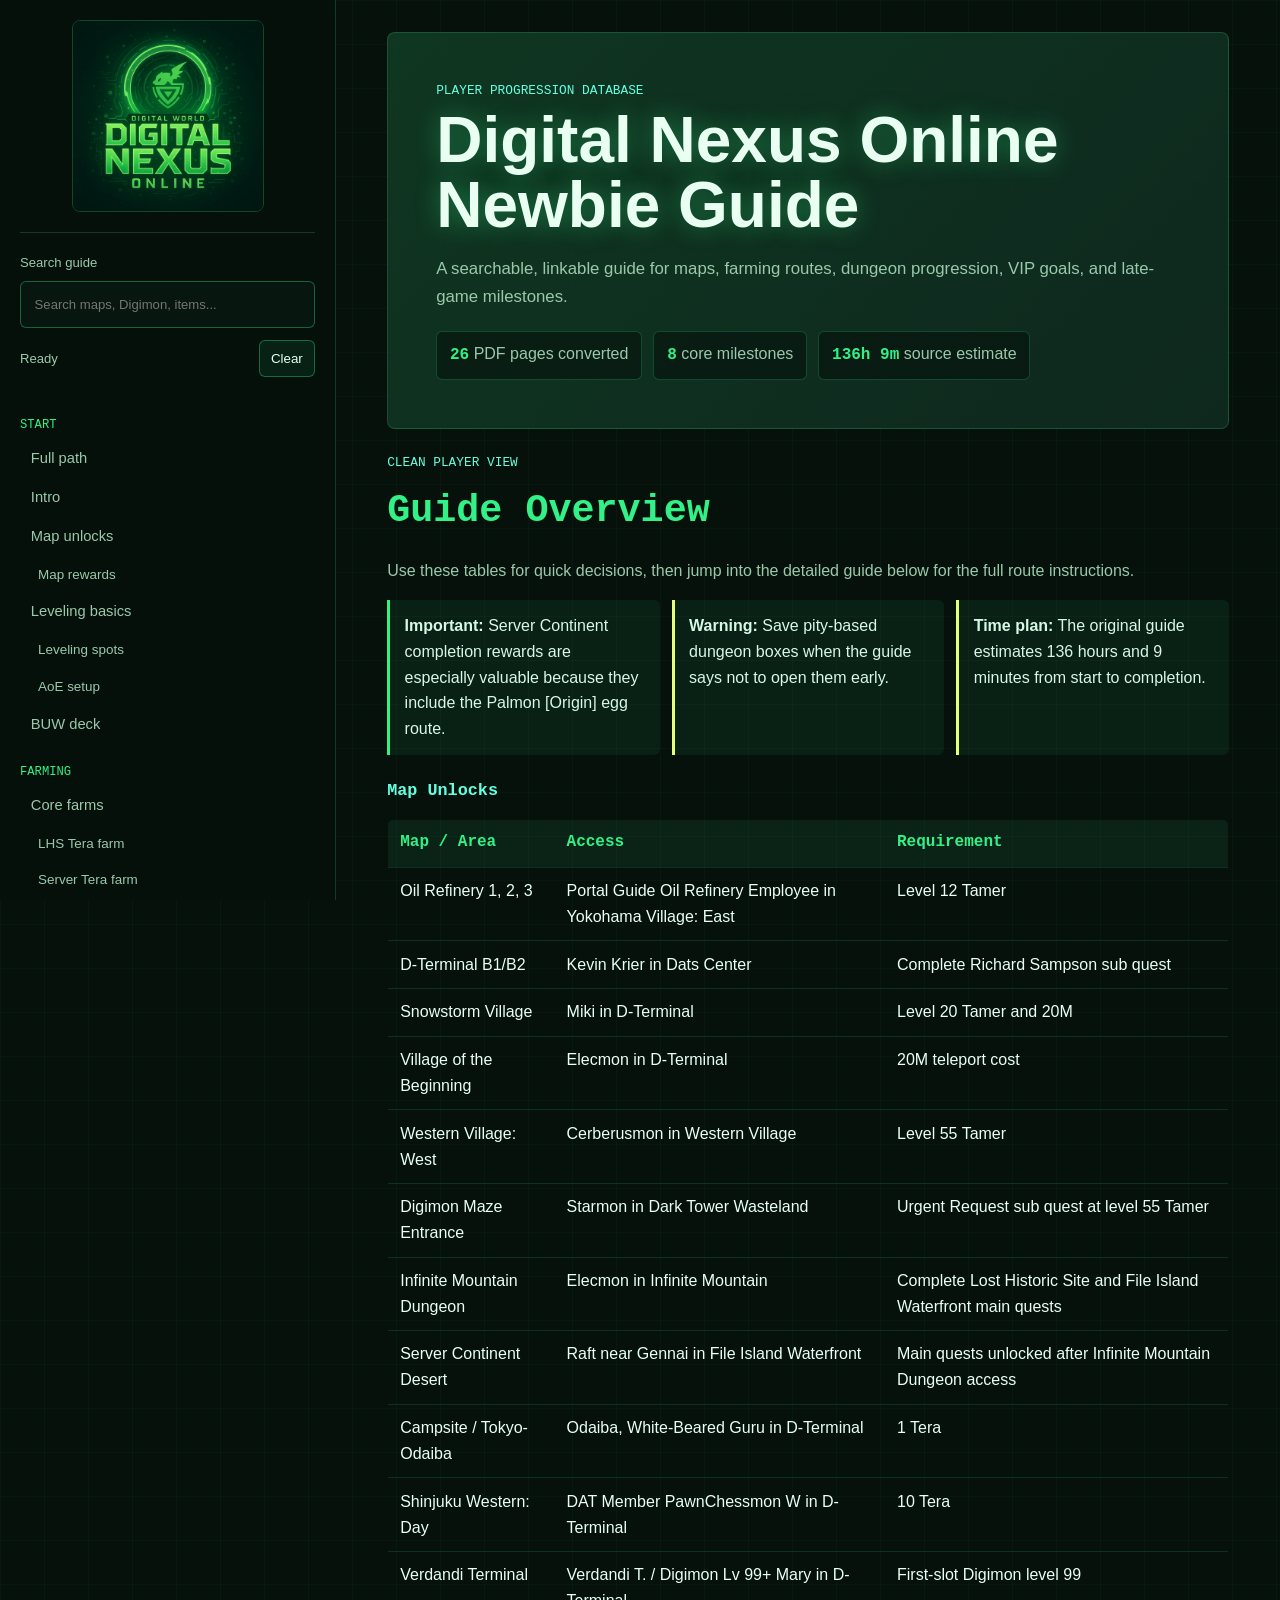
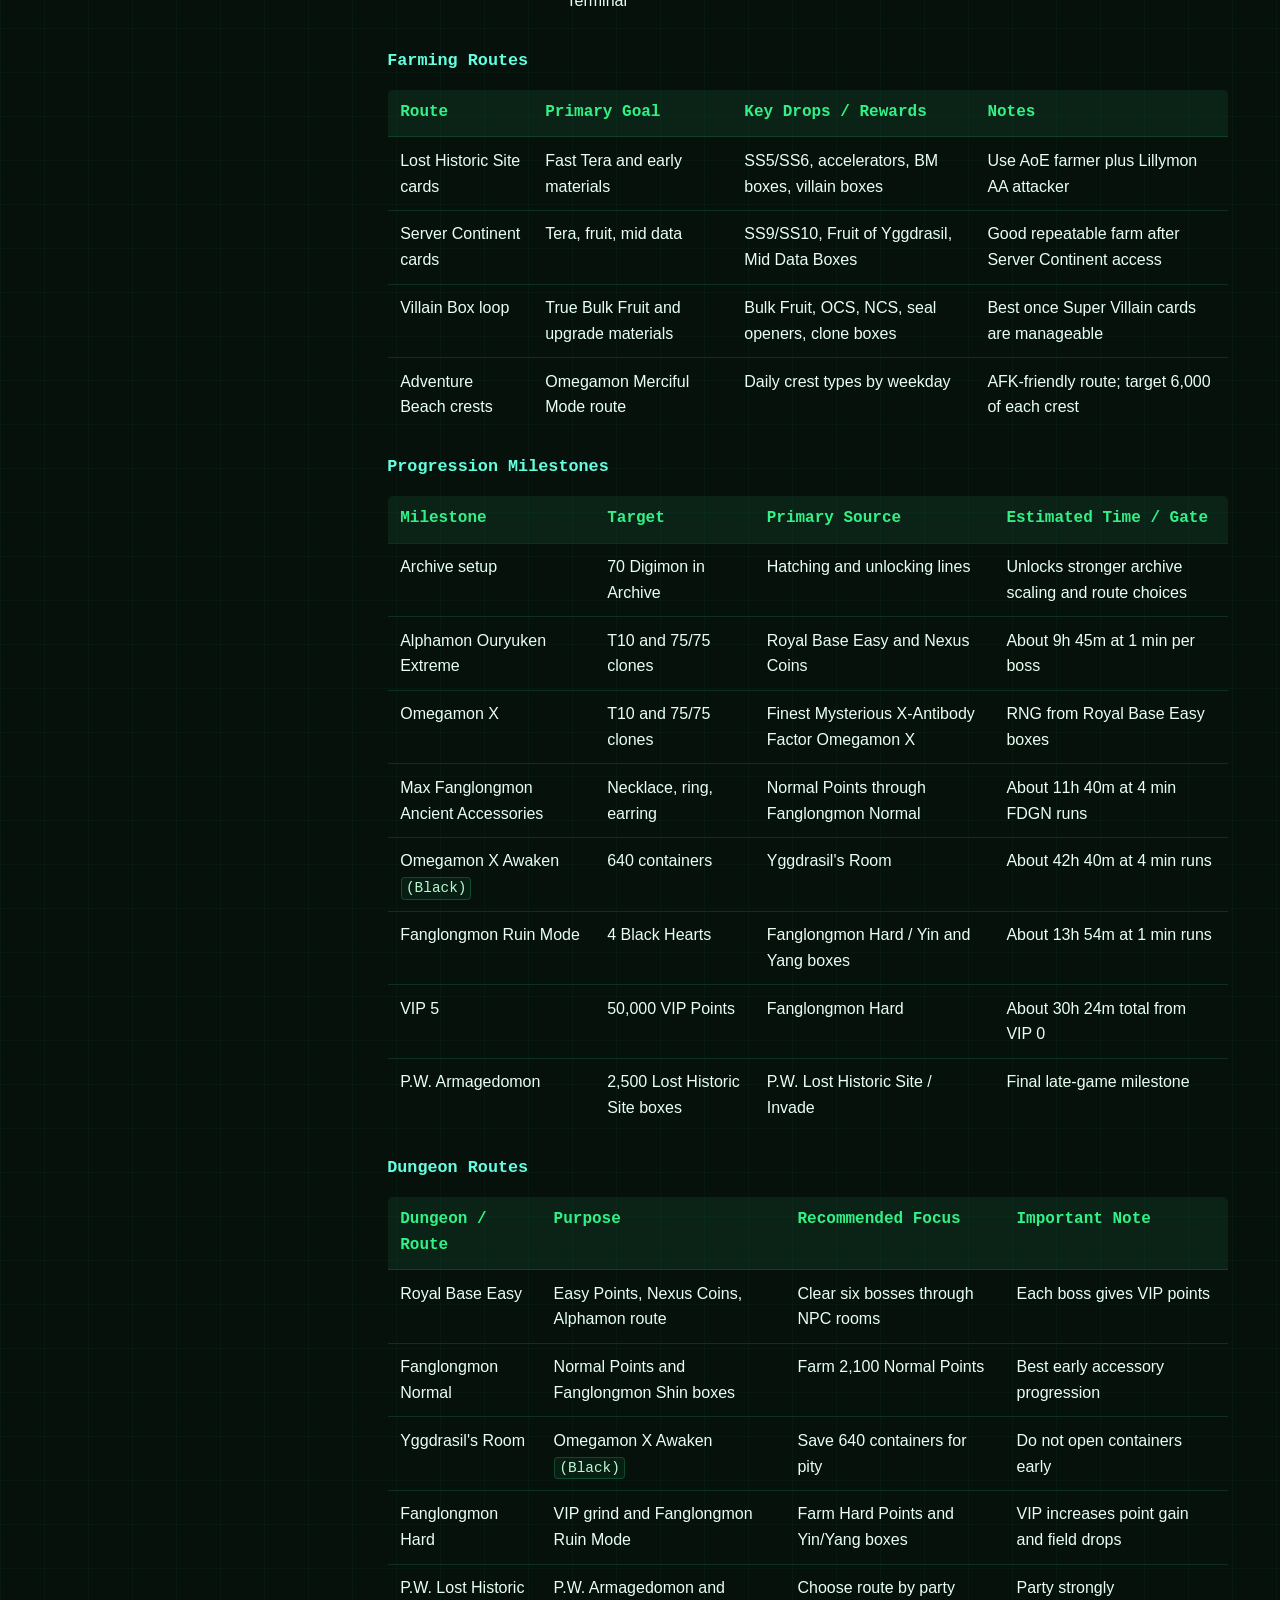
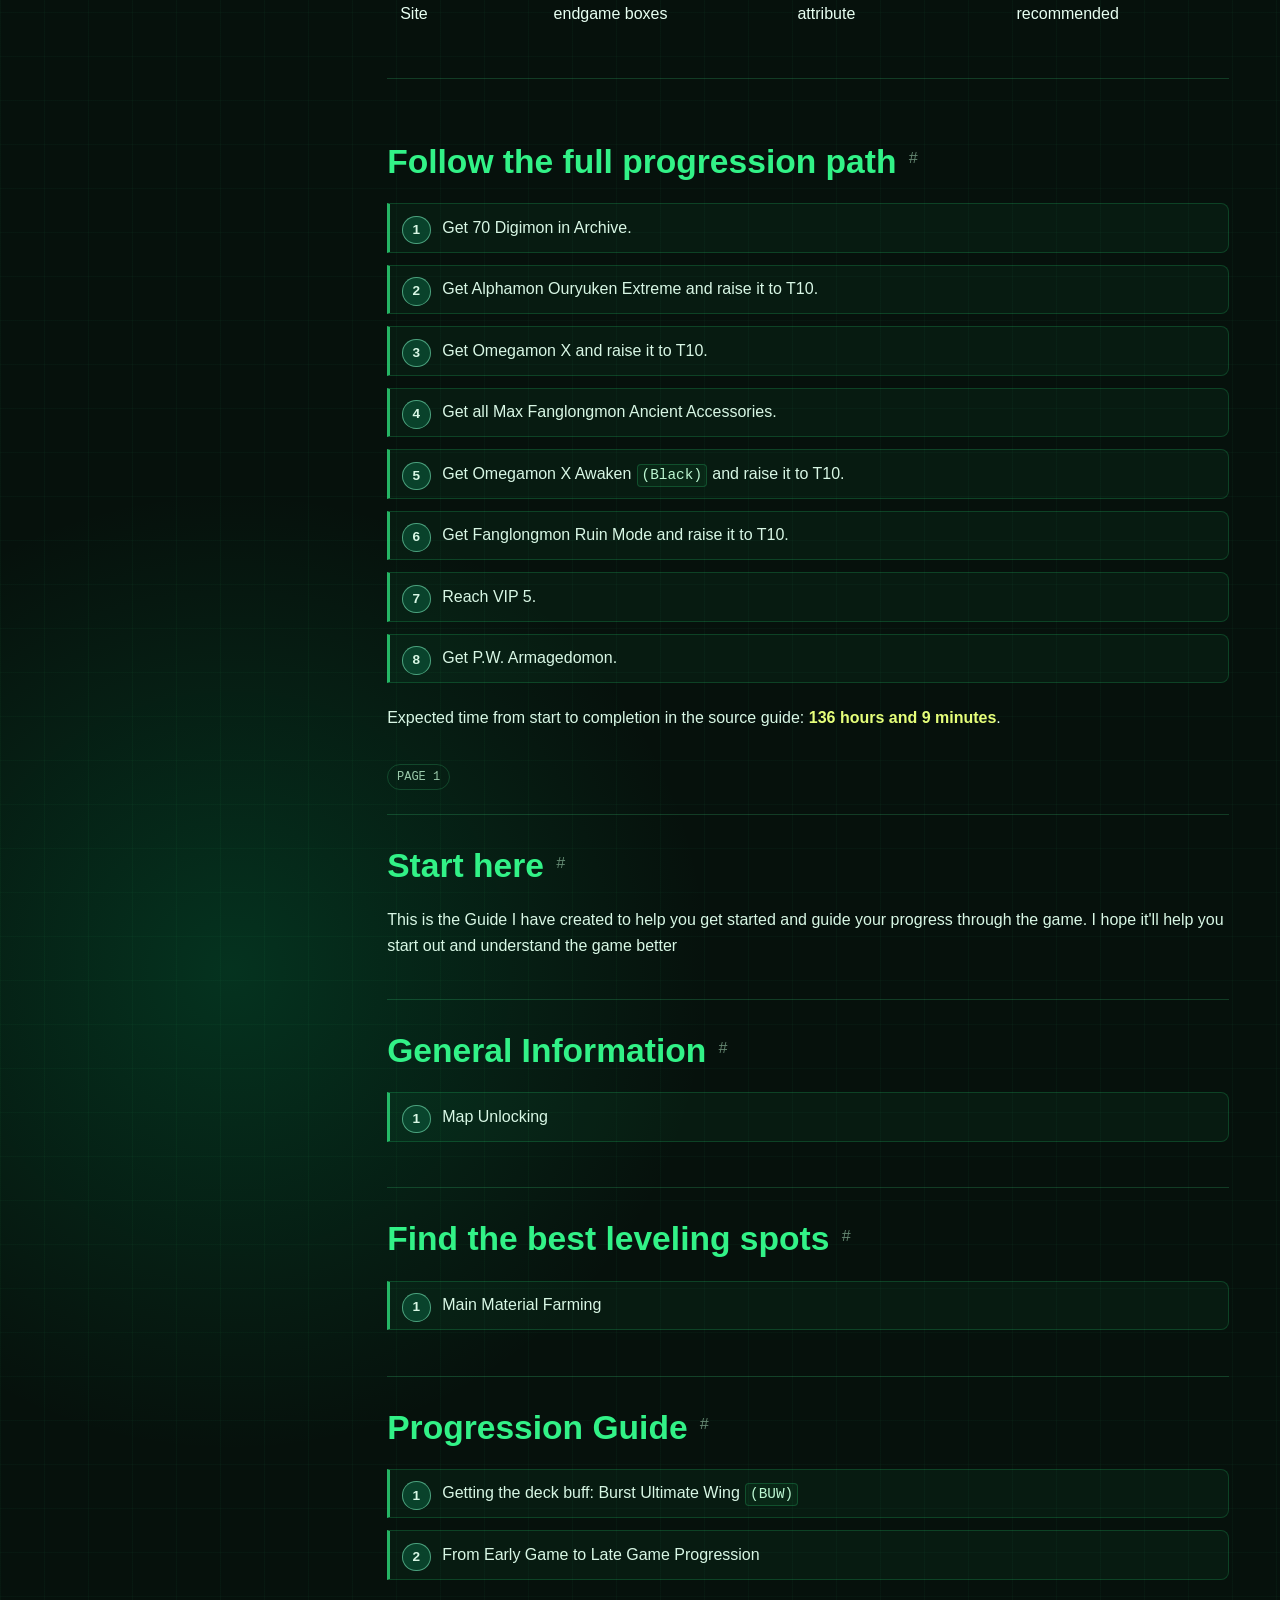
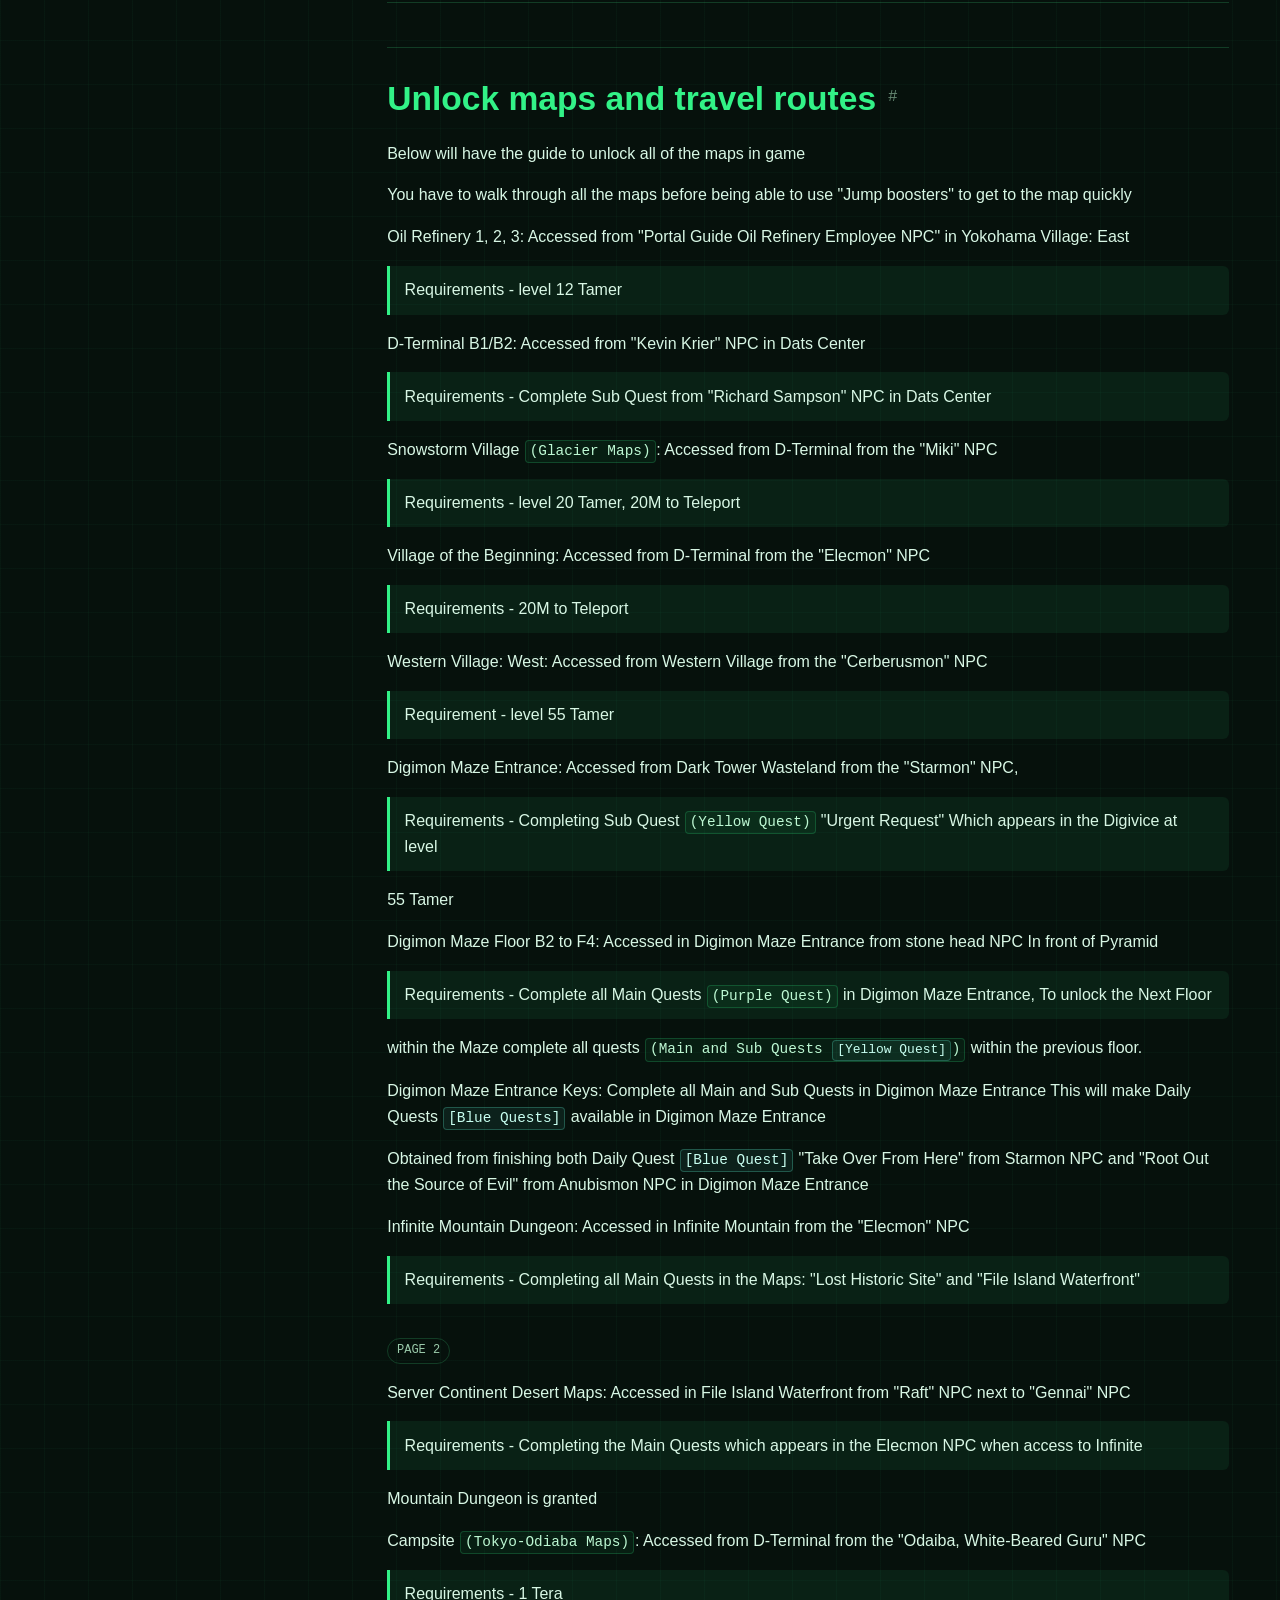
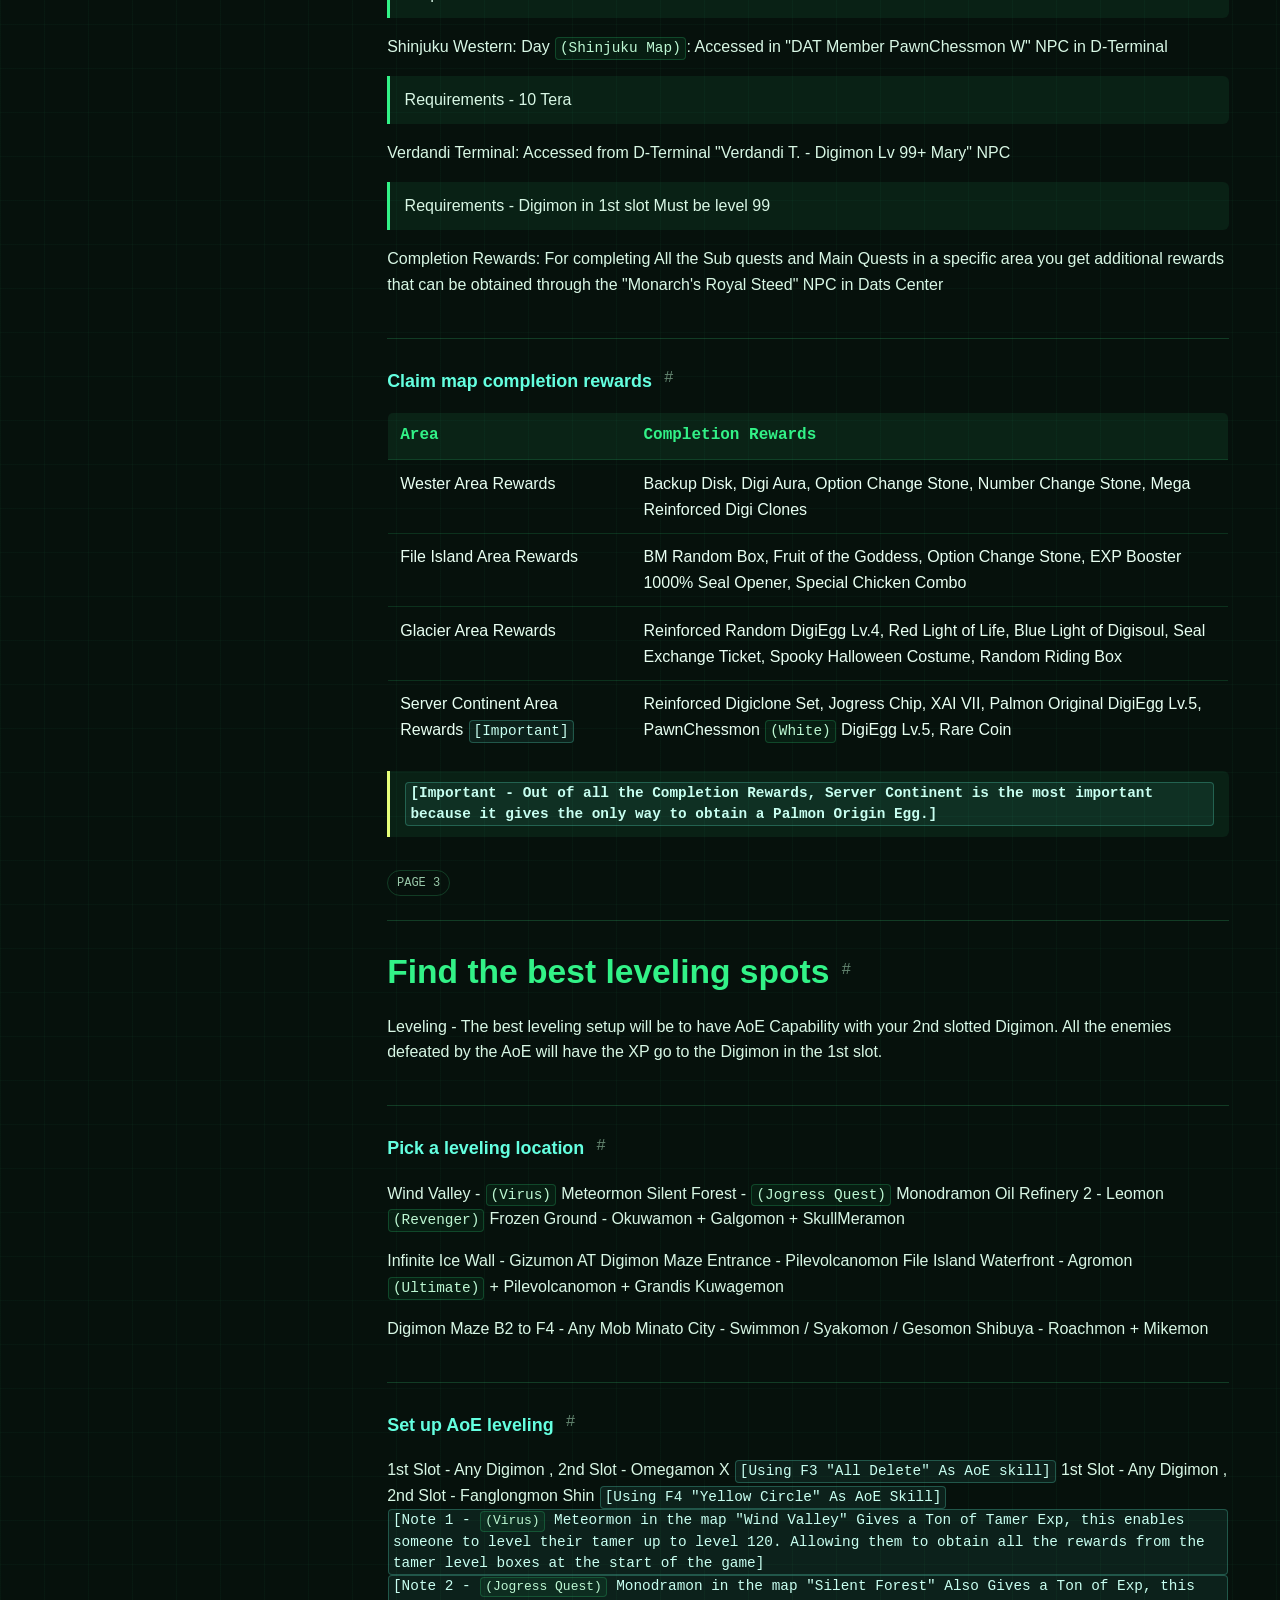
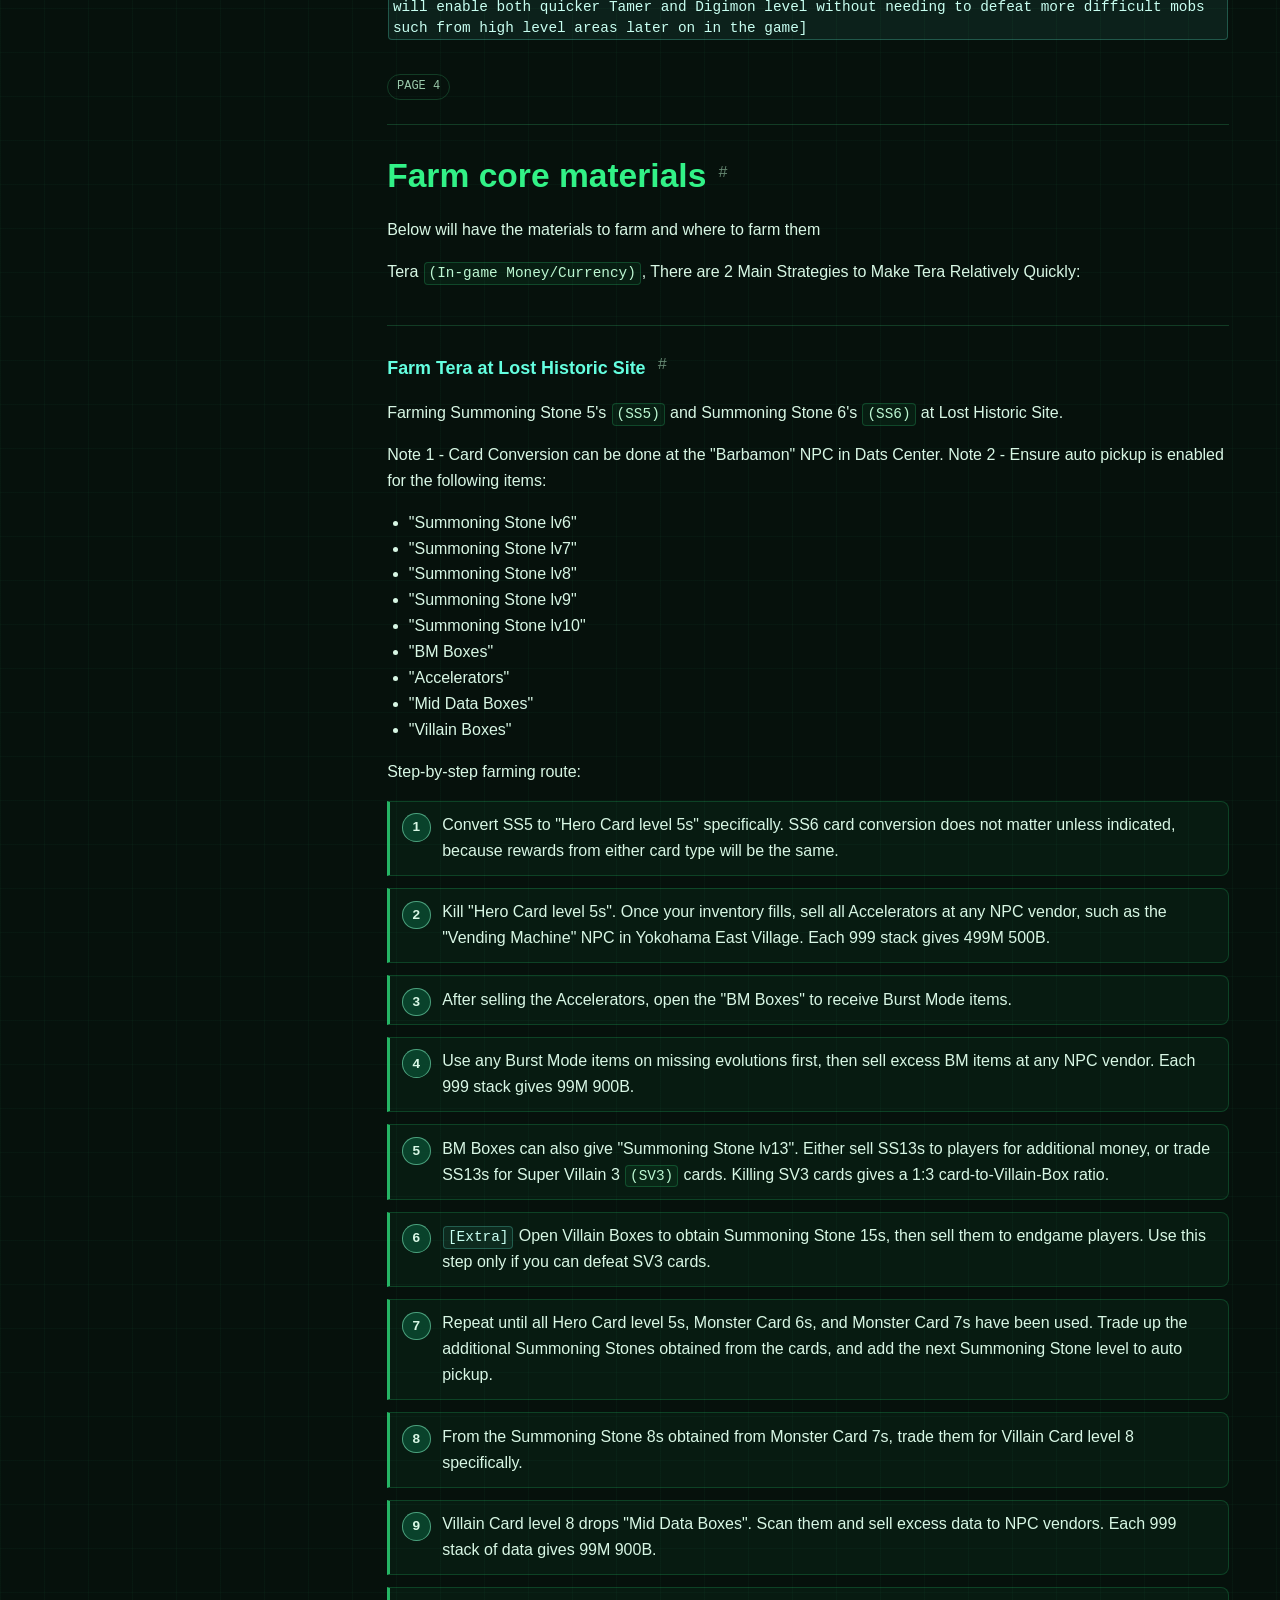
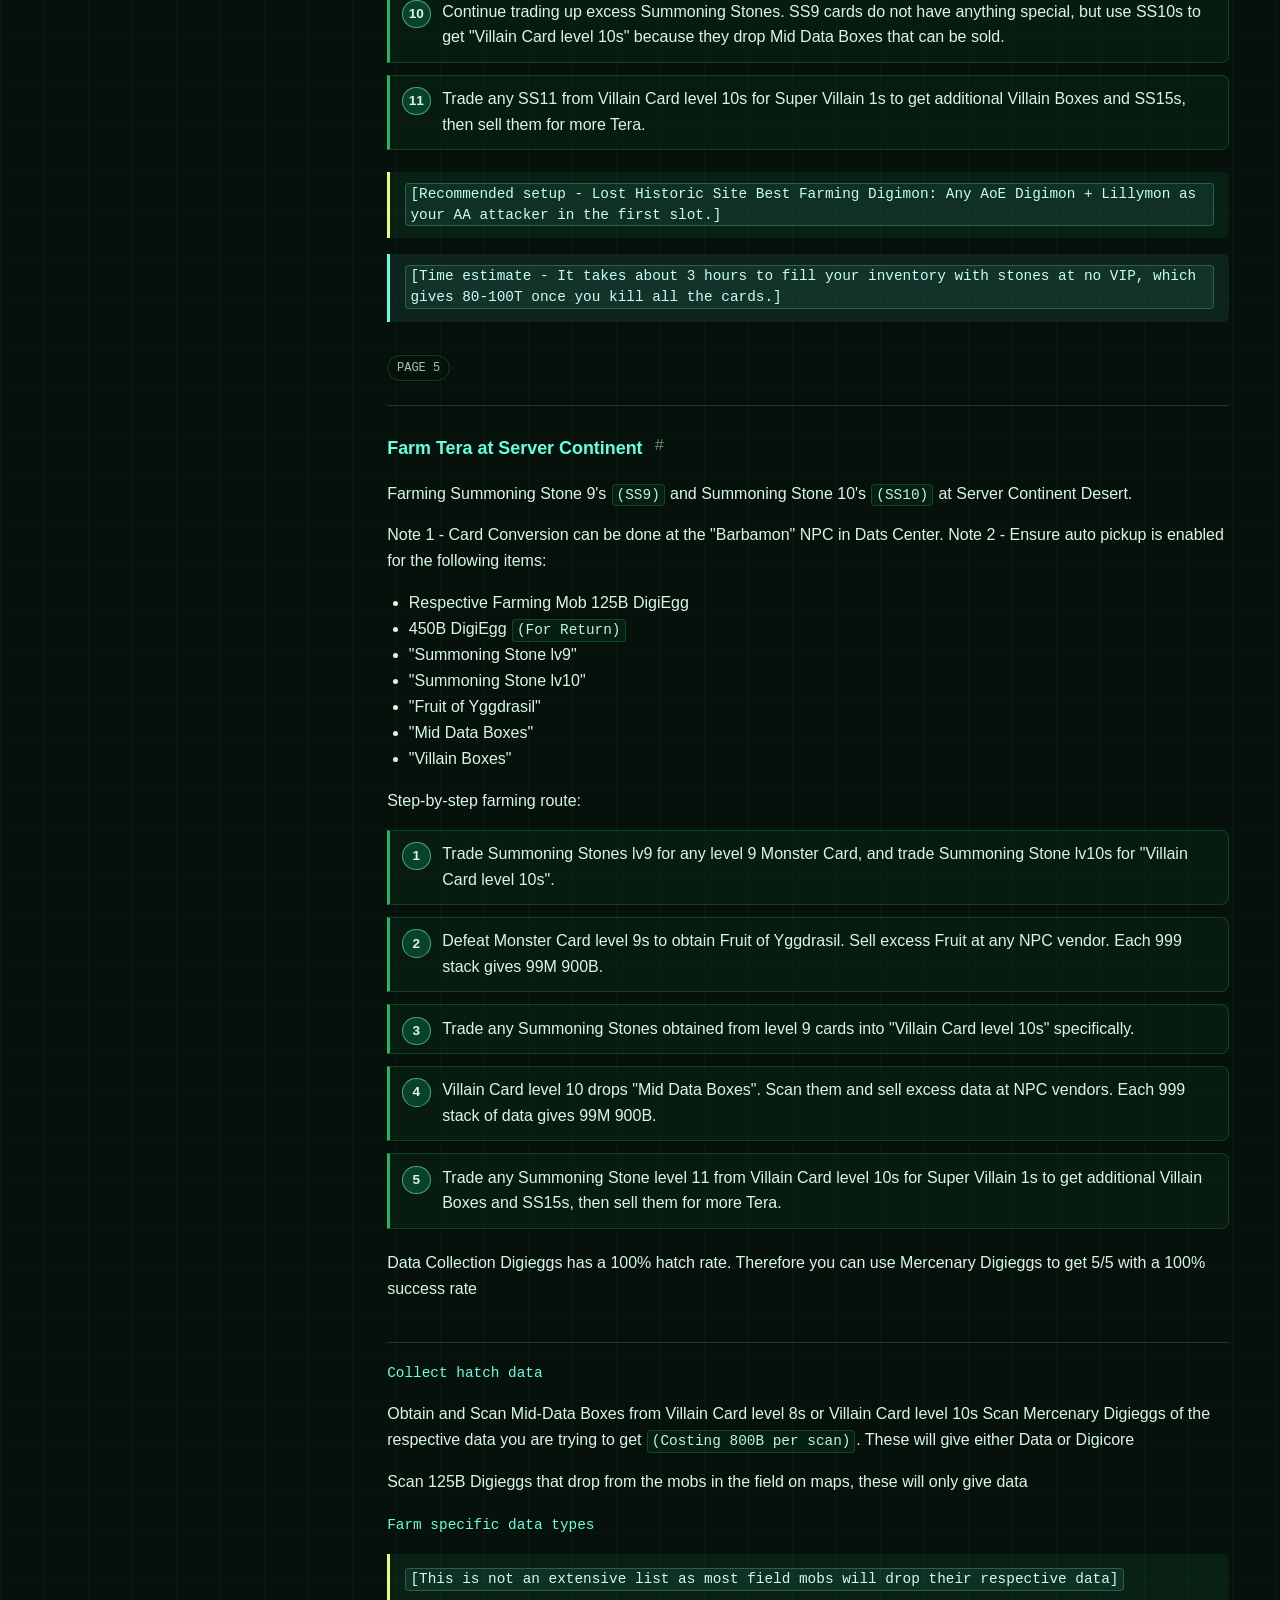
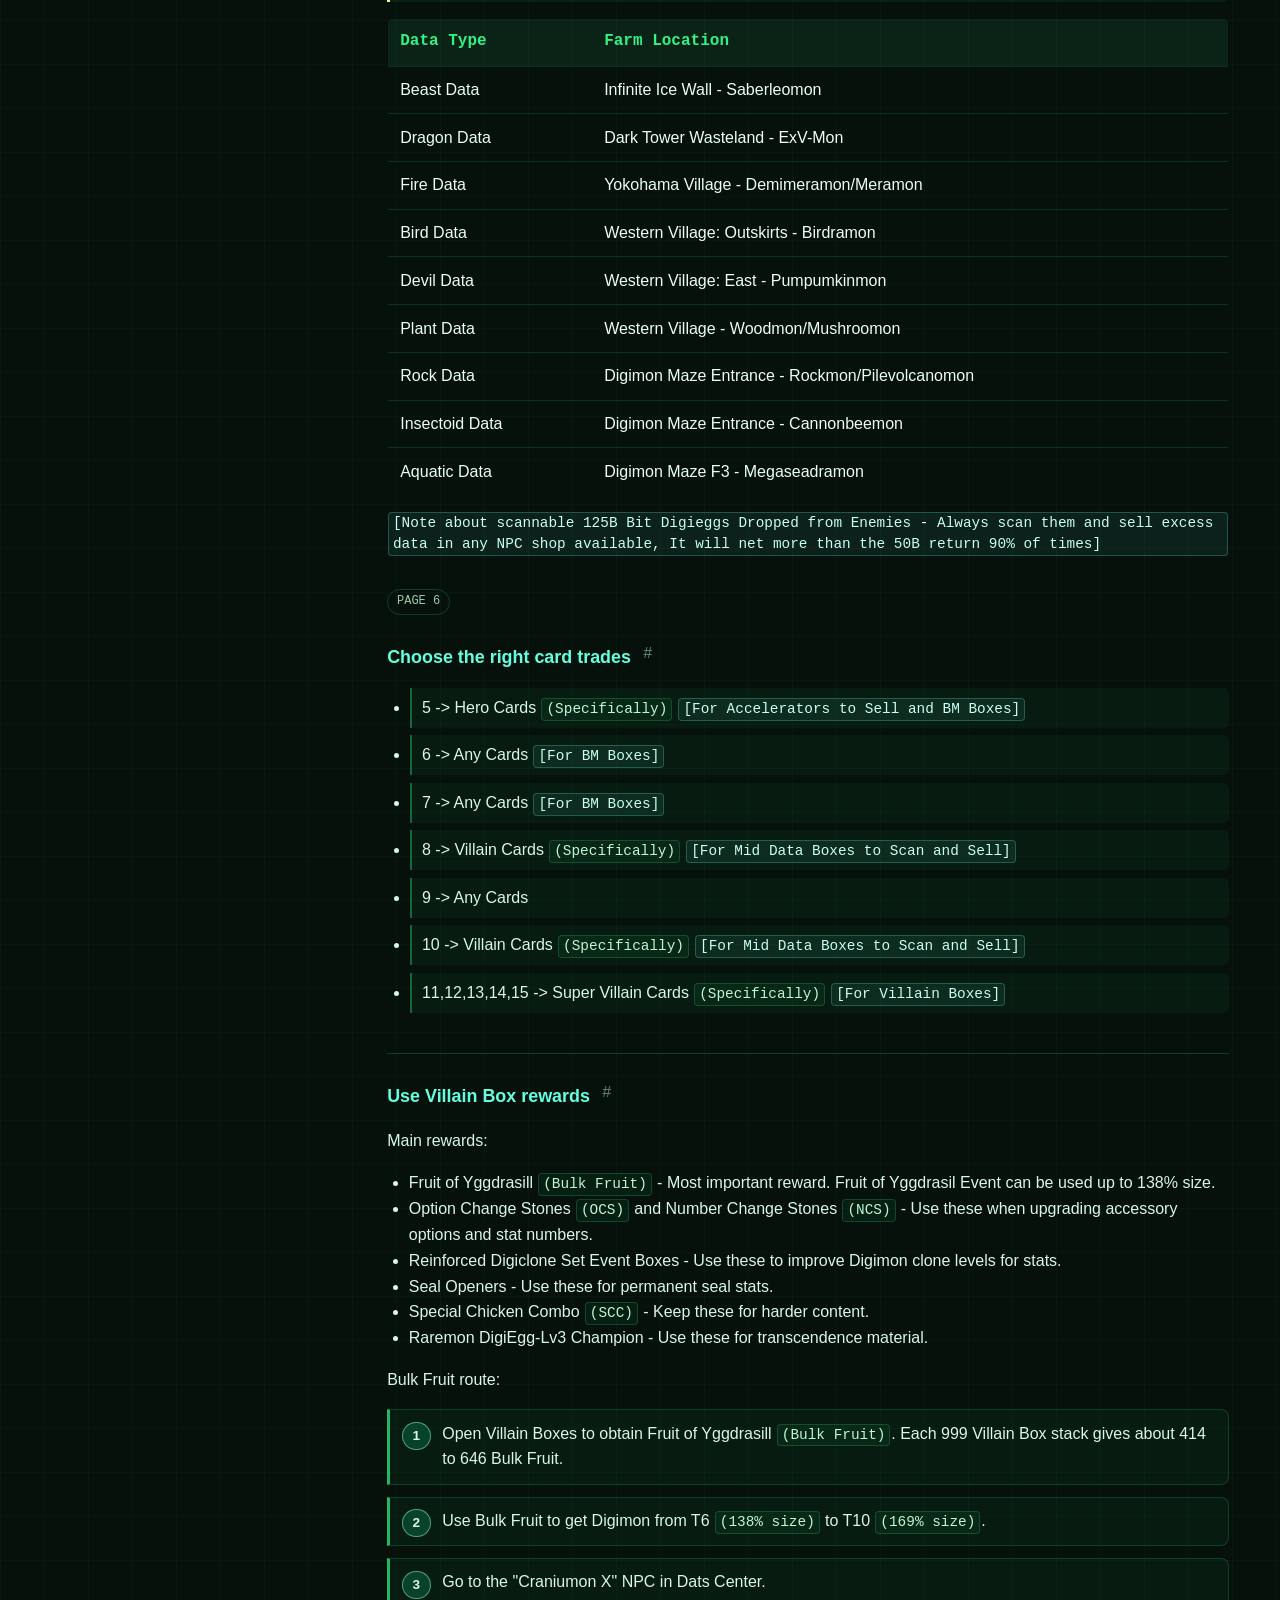
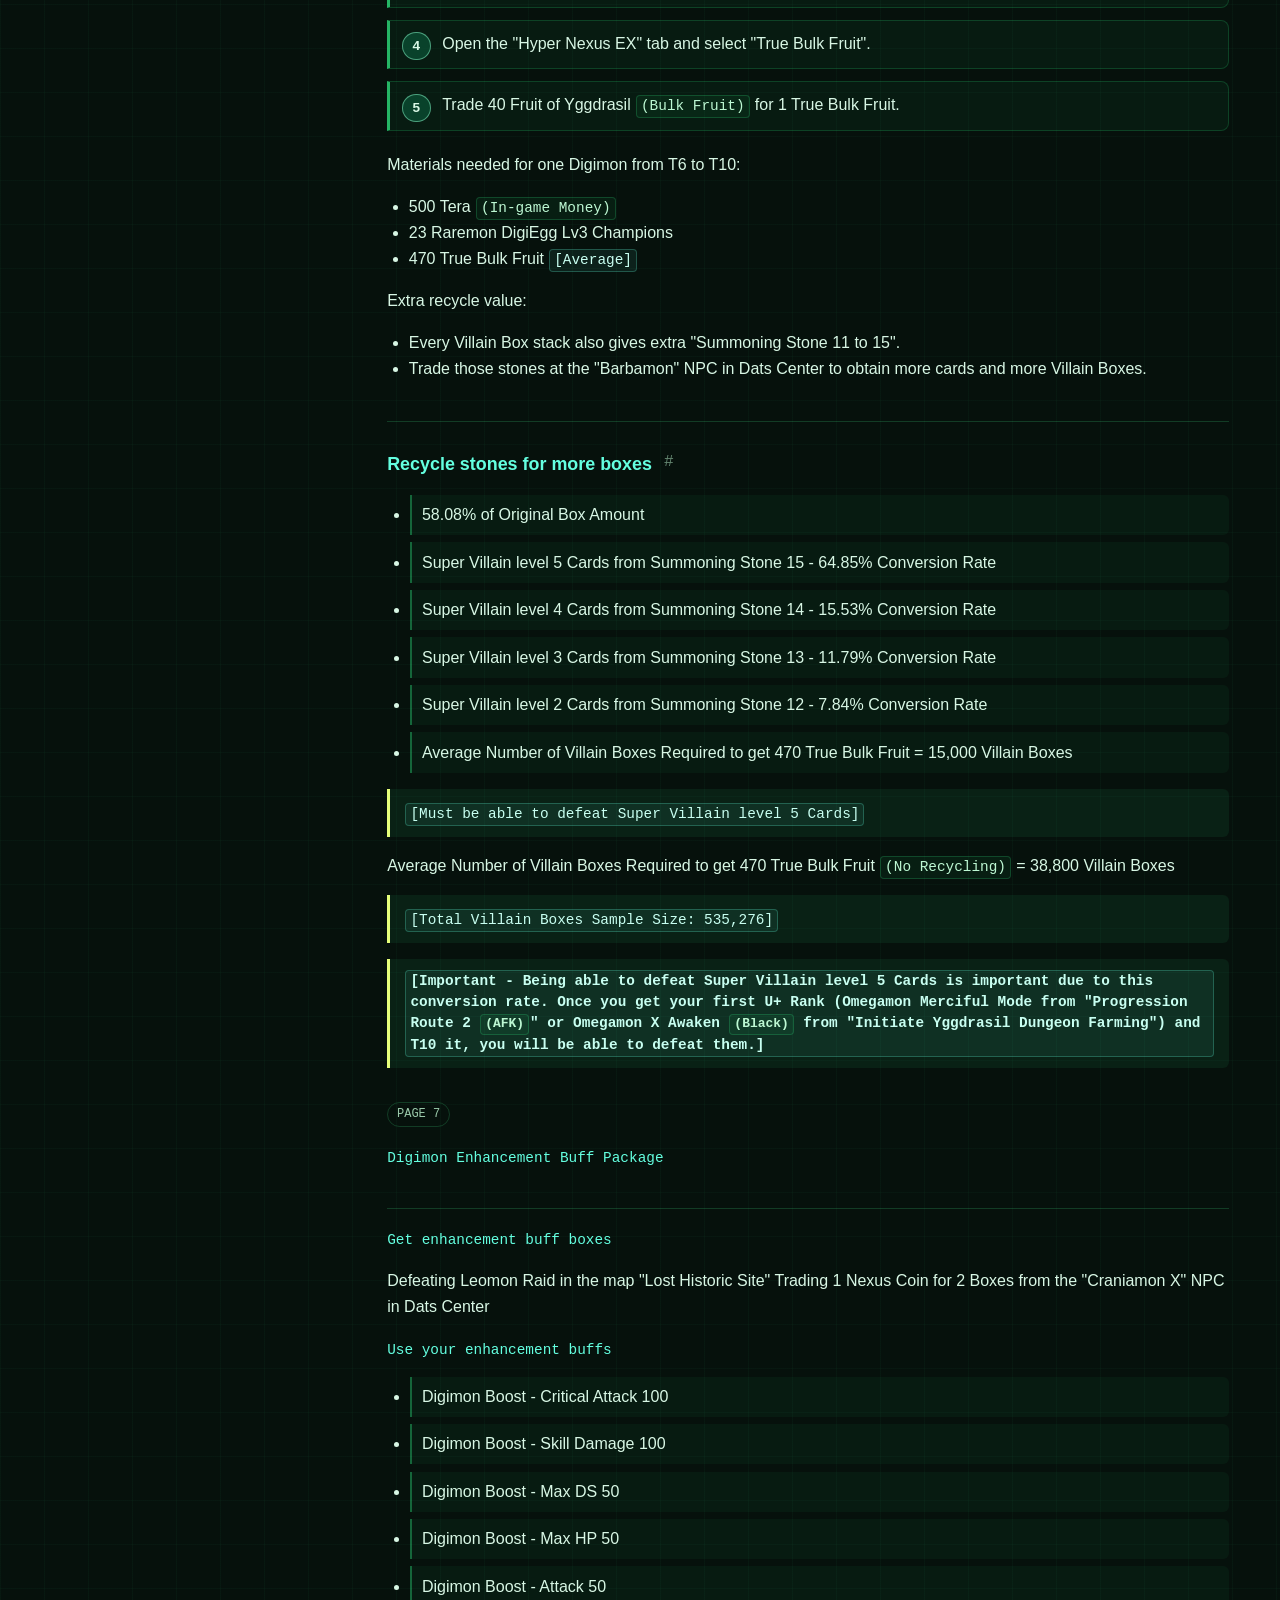
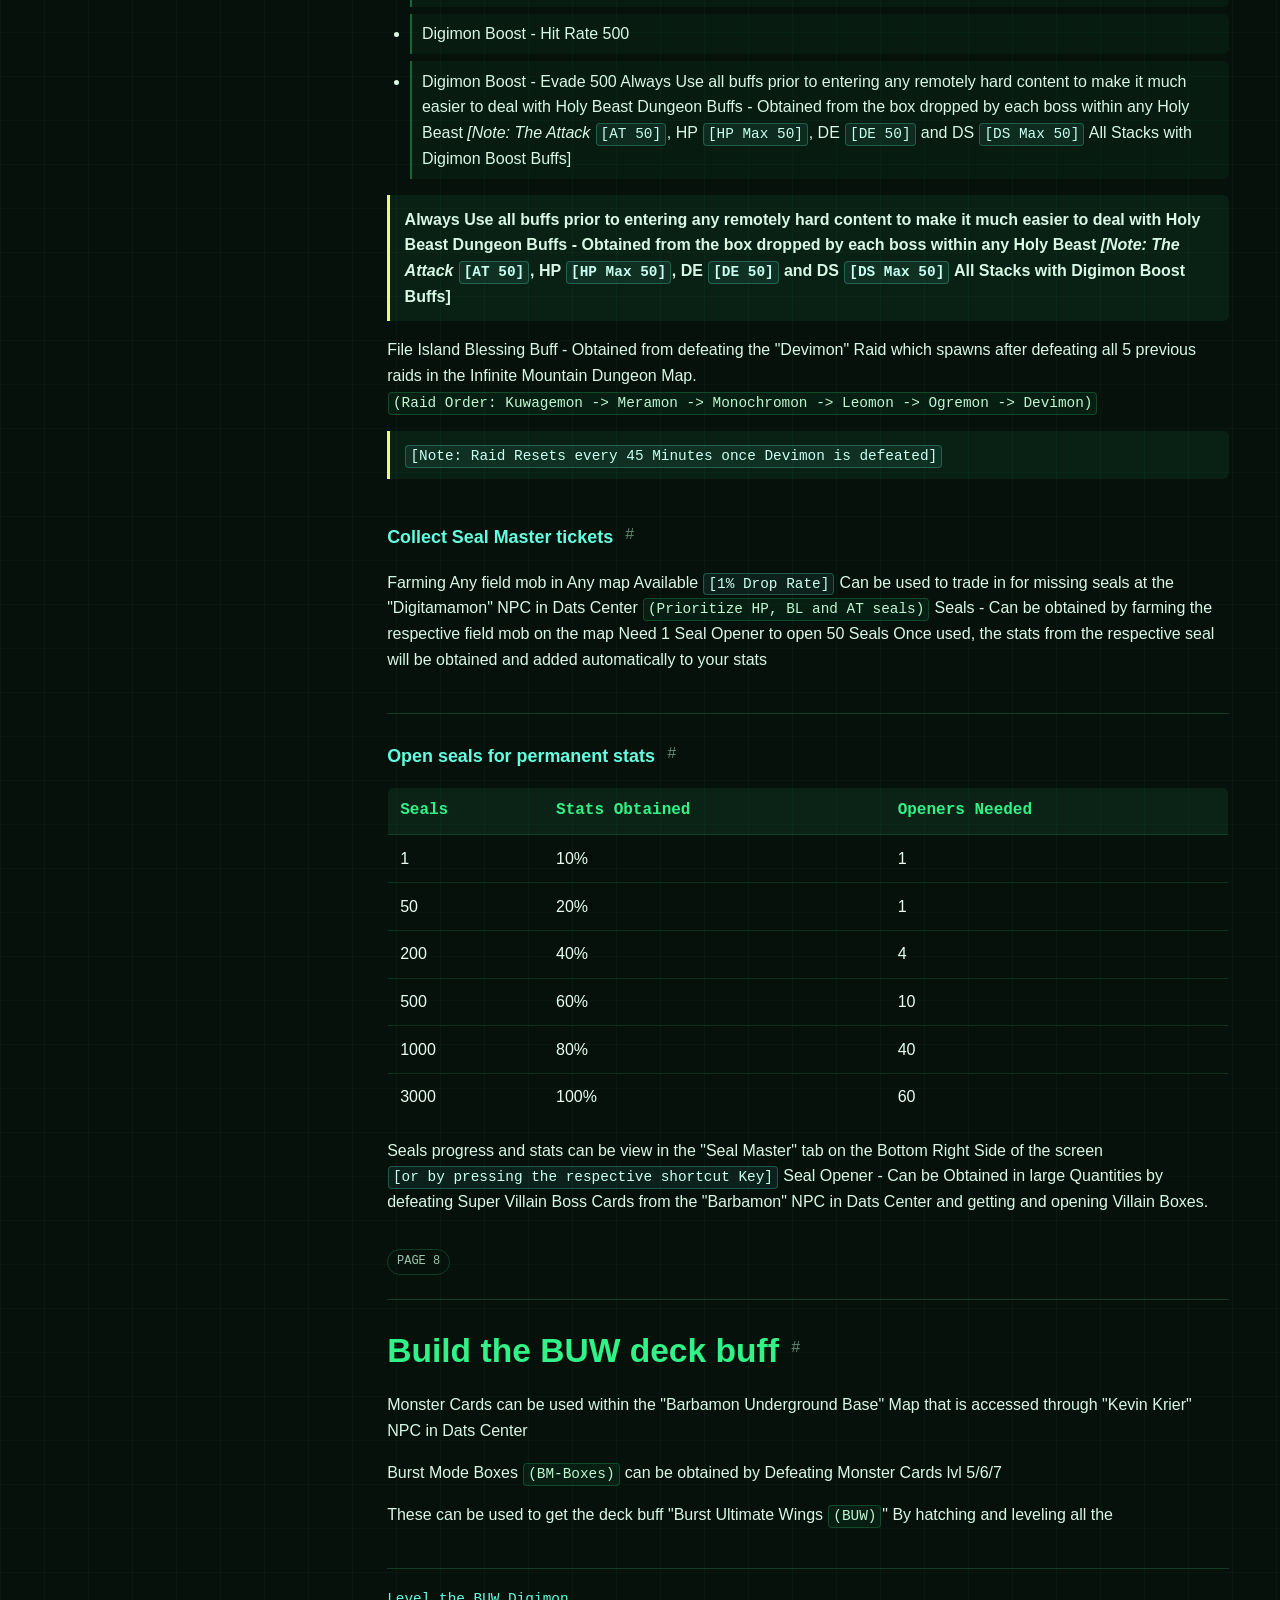
<file: docs/index.html>
<!doctype html>
<html lang="en">
  <head>
    <meta charset="utf-8">
    <meta name="viewport" content="width=device-width, initial-scale=1">
    <title>Digital Nexus Online Guide</title>
    <link rel="icon" href="./assets/favicon.ico" sizes="any">
    <link rel="icon" href="./assets/site-logo.webp" type="image/webp">
    <link rel="apple-touch-icon" href="./assets/site-logo.webp">
    <link rel="stylesheet" href="./styles.css">
  </head>
  <body>
    <div class="app-shell">
      <aside class="sidebar">
        <a class="brand" href="#top" aria-label="Digital Nexus Online guide home">
          <img class="brand-logo" src="./assets/site-logo.webp" alt="Digital Nexus Online">
        </a>
        <label class="search-box">
          <span>Search guide</span>
          <input id="searchInput" type="search" placeholder="Search maps, Digimon, items..." autocomplete="off">
        </label>
        <div class="search-meta">
          <span id="resultCount">Ready</span>
          <button id="clearSearch" type="button">Clear</button>
        </div>
        <div id="searchResults" class="search-results" aria-live="polite"></div>
        <nav class="toc" aria-label="Guide sections">
          <div class="toc-group"><p class="toc-group-title">Start</p><a class="toc-level-2" href="#follow-the-full-progression-path" title="Follow the full progression path">Full path</a><a class="toc-level-2" href="#start-here" title="Start here">Intro</a><a class="toc-level-2" href="#unlock-maps-and-travel-routes" title="Unlock maps and travel routes">Map unlocks</a><a class="toc-level-3" href="#claim-map-completion-rewards" title="Claim map completion rewards">Map rewards</a><a class="toc-level-2" href="#find-the-best-leveling-spots-2" title="Find the best leveling spots">Leveling basics</a><a class="toc-level-3" href="#pick-a-leveling-location" title="Pick a leveling location">Leveling spots</a><a class="toc-level-3" href="#set-up-aoe-leveling" title="Set up AoE leveling">AoE setup</a><a class="toc-level-2" href="#build-the-buw-deck-buff" title="Build the BUW deck buff">BUW deck</a></div><div class="toc-group"><p class="toc-group-title">Farming</p><a class="toc-level-2" href="#farm-core-materials" title="Farm core materials">Core farms</a><a class="toc-level-3" href="#farm-tera-at-lost-historic-site" title="Farm Tera at Lost Historic Site">LHS Tera farm</a><a class="toc-level-3" href="#farm-tera-at-server-continent" title="Farm Tera at Server Continent">Server Tera farm</a><a class="toc-level-3" href="#choose-the-right-card-trades" title="Choose the right card trades">Card trades</a><a class="toc-level-3" href="#use-villain-box-rewards" title="Use Villain Box rewards">Villain boxes</a><a class="toc-level-3" href="#recycle-stones-for-more-boxes" title="Recycle stones for more boxes">Stone recycling</a><a class="toc-level-3" href="#collect-seal-master-tickets" title="Collect Seal Master tickets">Seal tickets</a><a class="toc-level-3" href="#open-seals-for-permanent-stats" title="Open seals for permanent stats">Seal stats</a></div><div class="toc-group"><p class="toc-group-title">Early Game</p><a class="toc-level-2" href="#begin-early-to-mid-progression" title="Begin early-to-mid progression">Progression start</a><a class="toc-level-3" href="#choose-your-route-at-70-archives" title="Choose your route at 70 archives">70 archive route</a><a class="toc-level-3" href="#unlock-alphamon-ouryuken-x" title="Unlock Alphamon Ouryuken X">Alphamon X</a><a class="toc-level-3" href="#upgrade-to-alphamon-x-awaken" title="Upgrade to Alphamon X Awaken">Alphamon Awaken</a><a class="toc-level-3" href="#finish-alphamon-x-extreme" title="Finish Alphamon X Extreme">Alphamon Extreme</a><a class="toc-level-3" href="#spend-extra-easy-points-wisely" title="Spend extra Easy Points wisely">Easy Points</a><a class="toc-level-3" href="#unlock-fanglongmon-shin" title="Unlock Fanglongmon Shin">Fanglongmon Shin</a><a class="toc-level-3" href="#start-the-afk-route" title="Start the AFK route">AFK route</a><a class="toc-level-3" href="#farm-adventure-beach-crests" title="Farm Adventure Beach crests">Adventure Beach</a><a class="toc-level-3" href="#follow-the-weekly-crest-schedule" title="Follow the weekly crest schedule">Crest schedule</a><a class="toc-level-3" href="#finish-the-14-day-crest-route" title="Finish the 14-day crest route">14-day finish</a><a class="toc-level-3" href="#unlock-omegamon-merciful-mode" title="Unlock Omegamon Merciful Mode">Merciful Mode</a><a class="toc-level-3" href="#roll-the-recommended-accessory-stats-2" title="Roll the recommended accessory stats">Accessory rolls</a></div><div class="toc-group"><p class="toc-group-title">Mid Game</p><a class="toc-level-2" href="#move-into-late-game-goals" title="Move into late-game goals">Late-game goals</a><a class="toc-level-2" href="#start-the-vip-grind-2" title="Start the VIP grind">VIP grind</a><a class="toc-level-3" href="#farm-fanglongmon-hard-rewards" title="Farm Fanglongmon Hard rewards">Fang Hard rewards</a><a class="toc-level-3" href="#plan-your-vip-dungeon-runs" title="Plan your VIP dungeon runs">VIP runs</a><a class="toc-level-3" href="#unlock-fanglongmon-ruin-mode" title="Unlock Fanglongmon Ruin Mode">Fanglongmon Ruin</a><a class="toc-level-2" href="#catch-up-on-normal-dungeon-gear-2" title="Catch up on Normal dungeon gear">Normal gear</a><a class="toc-level-3" href="#choose-a-normal-dungeon-farm" title="Choose a Normal dungeon farm">Normal farms</a></div><div class="toc-group"><p class="toc-group-title">Endgame</p><a class="toc-level-2" href="#enter-p-w-lost-historic-site-2" title="Enter P.W. Lost Historic Site">P.W. entry</a><a class="toc-level-3" href="#follow-the-full-boss-route" title="Follow the full boss route">Full boss route</a><a class="toc-level-3" href="#run-the-va-party-route" title="Run the VA party route">VA route</a><a class="toc-level-3" href="#run-the-vi-party-route" title="Run the VI party route">VI route</a><a class="toc-level-3" href="#run-the-da-party-route" title="Run the DA party route">DA route</a><a class="toc-level-3" href="#boost-your-sk-damage" title="Boost your SK damage">SK damage</a><a class="toc-level-3" href="#raise-hp-for-armagedomon" title="Raise HP for Armagedomon">Armagedomon HP</a><a class="toc-level-3" href="#use-the-healers-for-hp" title="Use The Healers for HP">Healers deck</a><a class="toc-level-3" href="#use-ancient-spirit-evolution" title="Use Ancient Spirit Evolution">Spirit deck</a><a class="toc-level-2" href="#review-the-final-checklist" title="Review the final checklist">Final checklist</a></div>
        </nav>
      </aside>

      <main class="content">
        <header class="hero" id="top">
          <p class="eyebrow">Player Progression Database</p>
          <h1>Digital Nexus Online Newbie Guide</h1>
          <p class="hero-copy">A searchable, linkable guide for maps, farming routes, dungeon progression, VIP goals, and late-game milestones.</p>
          <div class="hero-stats">
            <span><strong>26</strong> PDF pages converted</span>
            <span><strong>8</strong> core milestones</span>
            <span><strong>136h 9m</strong> source estimate</span>
          </div>
        </header>
        
        <section class="overview" id="guide-overview">
          <div class="overview-head">
            <p class="eyebrow">Clean Player View</p>
            <h2>Guide Overview</h2>
            <p>Use these tables for quick decisions, then jump into the detailed guide below for the full route instructions.</p>
          </div>
          <div class="callout-grid">
            <div class="callout important-callout"><strong>Important:</strong> Server Continent completion rewards are especially valuable because they include the Palmon [Origin] egg route.</div>
            <div class="callout warning-callout"><strong>Warning:</strong> Save pity-based dungeon boxes when the guide says not to open them early.</div>
            <div class="callout time-callout"><strong>Time plan:</strong> The original guide estimates 136 hours and 9 minutes from start to completion.</div>
          </div>
          <section class="overview-block" id="map-unlocks-table">
            <h3>Map Unlocks</h3>
            <table class="overview-table"><thead><tr><th>Map / Area</th><th>Access</th><th>Requirement</th></tr></thead><tbody><tr><td>Oil Refinery 1, 2, 3</td><td>Portal Guide Oil Refinery Employee in Yokohama Village: East</td><td>Level 12 Tamer</td></tr><tr><td>D-Terminal B1/B2</td><td>Kevin Krier in Dats Center</td><td>Complete Richard Sampson sub quest</td></tr><tr><td>Snowstorm Village</td><td>Miki in D-Terminal</td><td>Level 20 Tamer and 20M</td></tr><tr><td>Village of the Beginning</td><td>Elecmon in D-Terminal</td><td>20M teleport cost</td></tr><tr><td>Western Village: West</td><td>Cerberusmon in Western Village</td><td>Level 55 Tamer</td></tr><tr><td>Digimon Maze Entrance</td><td>Starmon in Dark Tower Wasteland</td><td>Urgent Request sub quest at level 55 Tamer</td></tr><tr><td>Infinite Mountain Dungeon</td><td>Elecmon in Infinite Mountain</td><td>Complete Lost Historic Site and File Island Waterfront main quests</td></tr><tr><td>Server Continent Desert</td><td>Raft near Gennai in File Island Waterfront</td><td>Main quests unlocked after Infinite Mountain Dungeon access</td></tr><tr><td>Campsite / Tokyo-Odaiba</td><td>Odaiba, White-Beared Guru in D-Terminal</td><td>1 Tera</td></tr><tr><td>Shinjuku Western: Day</td><td>DAT Member PawnChessmon W in D-Terminal</td><td>10 Tera</td></tr><tr><td>Verdandi Terminal</td><td>Verdandi T. / Digimon Lv 99+ Mary in D-Terminal</td><td>First-slot Digimon level 99</td></tr></tbody></table>
          </section>
          <section class="overview-block" id="farming-routes-table">
            <h3>Farming Routes</h3>
            <table class="overview-table"><thead><tr><th>Route</th><th>Primary Goal</th><th>Key Drops / Rewards</th><th>Notes</th></tr></thead><tbody><tr><td>Lost Historic Site cards</td><td>Fast Tera and early materials</td><td>SS5/SS6, accelerators, BM boxes, villain boxes</td><td>Use AoE farmer plus Lillymon AA attacker</td></tr><tr><td>Server Continent cards</td><td>Tera, fruit, mid data</td><td>SS9/SS10, Fruit of Yggdrasil, Mid Data Boxes</td><td>Good repeatable farm after Server Continent access</td></tr><tr><td>Villain Box loop</td><td>True Bulk Fruit and upgrade materials</td><td>Bulk Fruit, OCS, NCS, seal openers, clone boxes</td><td>Best once Super Villain cards are manageable</td></tr><tr><td>Adventure Beach crests</td><td>Omegamon Merciful Mode route</td><td>Daily crest types by weekday</td><td>AFK-friendly route; target 6,000 of each crest</td></tr></tbody></table>
          </section>
          <section class="overview-block" id="progression-milestones-table">
            <h3>Progression Milestones</h3>
            <table class="overview-table"><thead><tr><th>Milestone</th><th>Target</th><th>Primary Source</th><th>Estimated Time / Gate</th></tr></thead><tbody><tr><td>Archive setup</td><td>70 Digimon in Archive</td><td>Hatching and unlocking lines</td><td>Unlocks stronger archive scaling and route choices</td></tr><tr><td>Alphamon Ouryuken Extreme</td><td>T10 and 75/75 clones</td><td>Royal Base Easy and Nexus Coins</td><td>About 9h 45m at 1 min per boss</td></tr><tr><td>Omegamon X</td><td>T10 and 75/75 clones</td><td>Finest Mysterious X-Antibody Factor Omegamon X</td><td>RNG from Royal Base Easy boxes</td></tr><tr><td>Max Fanglongmon Ancient Accessories</td><td>Necklace, ring, earring</td><td>Normal Points through Fanglongmon Normal</td><td>About 11h 40m at 4 min FDGN runs</td></tr><tr><td>Omegamon X Awaken <span class="parenthetical">(Black)</span></td><td>640 containers</td><td>Yggdrasil&#x27;s Room</td><td>About 42h 40m at 4 min runs</td></tr><tr><td>Fanglongmon Ruin Mode</td><td>4 Black Hearts</td><td>Fanglongmon Hard / Yin and Yang boxes</td><td>About 13h 54m at 1 min runs</td></tr><tr><td>VIP 5</td><td>50,000 VIP Points</td><td>Fanglongmon Hard</td><td>About 30h 24m total from VIP 0</td></tr><tr><td>P.W. Armagedomon</td><td>2,500 Lost Historic Site boxes</td><td>P.W. Lost Historic Site / Invade</td><td>Final late-game milestone</td></tr></tbody></table>
          </section>
          <section class="overview-block" id="dungeon-routes-table">
            <h3>Dungeon Routes</h3>
            <table class="overview-table"><thead><tr><th>Dungeon / Route</th><th>Purpose</th><th>Recommended Focus</th><th>Important Note</th></tr></thead><tbody><tr><td>Royal Base Easy</td><td>Easy Points, Nexus Coins, Alphamon route</td><td>Clear six bosses through NPC rooms</td><td>Each boss gives VIP points</td></tr><tr><td>Fanglongmon Normal</td><td>Normal Points and Fanglongmon Shin boxes</td><td>Farm 2,100 Normal Points</td><td>Best early accessory progression</td></tr><tr><td>Yggdrasil&#x27;s Room</td><td>Omegamon X Awaken <span class="parenthetical">(Black)</span></td><td>Save 640 containers for pity</td><td>Do not open containers early</td></tr><tr><td>Fanglongmon Hard</td><td>VIP grind and Fanglongmon Ruin Mode</td><td>Farm Hard Points and Yin/Yang boxes</td><td>VIP increases point gain and field drops</td></tr><tr><td>P.W. Lost Historic Site</td><td>P.W. Armagedomon and endgame boxes</td><td>Choose route by party attribute</td><td>Party strongly recommended</td></tr></tbody></table>
          </section>
        </section>
    
        <article id="guideContent" class="guide-content">
          <section class="guide-section" id="follow-the-full-progression-path" data-title="Follow the full progression path">
<div class="section-head">
<h2>Follow the full progression path</h2>
<a class="anchor-link" href="#follow-the-full-progression-path" aria-label="Copy link to Follow the full progression path">#</a>
</div>
<ol>
<li>Get 70 Digimon in Archive.</li>
<li>Get Alphamon Ouryuken Extreme and raise it to T10.</li>
<li>Get Omegamon X and raise it to T10.</li>
<li>Get all Max Fanglongmon Ancient Accessories.</li>
<li>Get Omegamon X Awaken <span class="parenthetical">(Black)</span> and raise it to T10.</li>
<li>Get Fanglongmon Ruin Mode and raise it to T10.</li>
<li>Reach VIP 5.</li>
<li>Get P.W. Armagedomon.</li>
</ol>
<p class="guide-line">Expected time from start to completion in the source guide: <strong>136 hours and 9 minutes</strong>.</p>
<div class="page-marker">PAGE 1</div>
</section>
<section class="guide-section" id="start-here" data-title="Start here">
<div class="section-head">
<h2>Start here</h2>
<a class="anchor-link" href="#start-here" aria-label="Copy link to Start here">#</a>
</div>
<p class="guide-line">This is the Guide I have created to help you get started and guide your progress through the game. I hope it&#x27;ll help you start out and understand the game better</p>
</section>
<section class="guide-section" id="general-information" data-title="General Information">
<div class="section-head">
<h2>General Information</h2>
<a class="anchor-link" href="#general-information" aria-label="Copy link to General Information">#</a>
</div>
<ol>
<li>Map Unlocking</li>
</ol>
</section>
<section class="guide-section" id="find-the-best-leveling-spots" data-title="Find the best leveling spots">
<div class="section-head">
<h2>Find the best leveling spots</h2>
<a class="anchor-link" href="#find-the-best-leveling-spots" aria-label="Copy link to Find the best leveling spots">#</a>
</div>
<ol>
<li>Main Material Farming</li>
</ol>
</section>
<section class="guide-section" id="progression-guide" data-title="Progression Guide">
<div class="section-head">
<h2>Progression Guide</h2>
<a class="anchor-link" href="#progression-guide" aria-label="Copy link to Progression Guide">#</a>
</div>
<ol>
<li>Getting the deck buff: Burst Ultimate Wing <span class="parenthetical">(BUW)</span></li>
<li>From Early Game to Late Game Progression</li>
</ol>
<hr class="divider">
</section>
<section class="guide-section" id="unlock-maps-and-travel-routes" data-title="Unlock maps and travel routes">
<div class="section-head">
<h2>Unlock maps and travel routes</h2>
<a class="anchor-link" href="#unlock-maps-and-travel-routes" aria-label="Copy link to Unlock maps and travel routes">#</a>
</div>
<p class="guide-line">Below will have the guide to unlock all of the maps in game</p>
<p class="guide-line">You have to walk through all the maps before being able to use &quot;Jump boosters&quot; to get to the map quickly</p>
<p class="guide-line">Oil Refinery 1, 2, 3: Accessed from &quot;Portal Guide Oil Refinery Employee NPC&quot; in Yokohama Village: East</p>
<p class="requirement">Requirements - level 12 Tamer</p>
<p class="guide-line">D-Terminal B1/B2: Accessed from &quot;Kevin Krier&quot; NPC in Dats Center</p>
<p class="requirement">Requirements - Complete Sub Quest from &quot;Richard Sampson&quot; NPC in Dats Center</p>
<p class="guide-line">Snowstorm Village <span class="parenthetical">(Glacier Maps)</span>: Accessed from D-Terminal from the &quot;Miki&quot; NPC</p>
<p class="requirement">Requirements - level 20 Tamer, 20M to Teleport</p>
<p class="guide-line">Village of the Beginning: Accessed from D-Terminal from the &quot;Elecmon&quot; NPC</p>
<p class="requirement">Requirements - 20M to Teleport</p>
<p class="guide-line">Western Village: West: Accessed from Western Village from the &quot;Cerberusmon&quot; NPC</p>
<p class="requirement">Requirement - level 55 Tamer</p>
<p class="guide-line">Digimon Maze Entrance: Accessed from Dark Tower Wasteland from the &quot;Starmon&quot; NPC,</p>
<p class="requirement">Requirements - Completing Sub Quest <span class="parenthetical">(Yellow Quest)</span> &quot;Urgent Request&quot; Which appears in the Digivice at level</p>
<p class="guide-line">55 Tamer</p>
<p class="guide-line">Digimon Maze Floor B2 to F4: Accessed in Digimon Maze Entrance from stone head NPC In front of Pyramid</p>
<p class="requirement">Requirements - Complete all Main Quests <span class="parenthetical">(Purple Quest)</span> in Digimon Maze Entrance, To unlock the Next Floor</p>
<p class="guide-line">within the Maze complete all quests <span class="parenthetical">(Main and Sub Quests <span class="bracketed">[Yellow Quest]</span>)</span> within the previous floor.</p>
<p class="guide-line">Digimon Maze Entrance Keys: Complete all Main and Sub Quests in Digimon Maze Entrance This will make Daily Quests <span class="bracketed">[Blue Quests]</span> available in Digimon Maze Entrance</p>
<p class="guide-line">Obtained from finishing both Daily Quest <span class="bracketed">[Blue Quest]</span> &quot;Take Over From Here&quot; from Starmon NPC and &quot;Root Out the Source of Evil&quot; from Anubismon NPC in Digimon Maze Entrance</p>
<p class="guide-line">Infinite Mountain Dungeon: Accessed in Infinite Mountain from the &quot;Elecmon&quot; NPC</p>
<p class="requirement">Requirements - Completing all Main Quests in the Maps: &quot;Lost Historic Site&quot; and &quot;File Island Waterfront&quot;</p>
<div class="page-marker">PAGE 2</div>
<p class="guide-line">Server Continent Desert Maps: Accessed in File Island Waterfront from &quot;Raft&quot; NPC next to &quot;Gennai&quot; NPC</p>
<p class="requirement">Requirements - Completing the Main Quests which appears in the Elecmon NPC when access to Infinite</p>
<p class="guide-line">Mountain Dungeon is granted</p>
<p class="guide-line">Campsite <span class="parenthetical">(Tokyo-Odiaba Maps)</span>: Accessed from D-Terminal from the &quot;Odaiba, White-Beared Guru&quot; NPC</p>
<p class="requirement">Requirements - 1 Tera</p>
<p class="guide-line">Shinjuku Western: Day <span class="parenthetical">(Shinjuku Map)</span>: Accessed in &quot;DAT Member PawnChessmon W&quot; NPC in D-Terminal</p>
<p class="requirement">Requirements - 10 Tera</p>
<p class="guide-line">Verdandi Terminal: Accessed from D-Terminal &quot;Verdandi T. - Digimon Lv 99+ Mary&quot; NPC</p>
<p class="requirement">Requirements - Digimon in 1st slot Must be level 99</p>
<p class="guide-line">Completion Rewards: For completing All the Sub quests and Main Quests in a specific area you get additional rewards that can be obtained through the &quot;Monarch&#x27;s Royal Steed&quot; NPC in Dats Center</p>
</section>
<section class="guide-section" id="claim-map-completion-rewards" data-title="Claim map completion rewards">
<div class="section-head">
<h3>Claim map completion rewards</h3>
<a class="anchor-link" href="#claim-map-completion-rewards" aria-label="Copy link to Claim map completion rewards">#</a>
</div>
<table class="data-table"><thead><tr><th>Area</th><th>Completion Rewards</th></tr></thead><tbody><tr><td>Wester Area Rewards</td><td>Backup Disk, Digi Aura, Option Change Stone, Number Change Stone, Mega Reinforced Digi Clones</td></tr><tr><td>File Island Area Rewards</td><td>BM Random Box, Fruit of the Goddess, Option Change Stone, EXP Booster 1000% Seal Opener, Special Chicken Combo</td></tr><tr><td>Glacier Area Rewards</td><td>Reinforced Random DigiEgg Lv.4, Red Light of Life, Blue Light of Digisoul, Seal Exchange Ticket, Spooky Halloween Costume, Random Riding Box</td></tr><tr><td>Server Continent Area Rewards <span class="bracketed">[Important]</span></td><td>Reinforced Digiclone Set, Jogress Chip, XAI VII, Palmon Original DigiEgg Lv.5, PawnChessmon <span class="parenthetical">(White)</span> DigiEgg Lv.5, Rare Coin</td></tr></tbody></table>
<p class="important"><strong><span class="bracketed">[Important - Out of all the Completion Rewards, Server Continent is the most important because it gives the only way to obtain a Palmon Origin Egg.]</span></strong></p>
<div class="page-marker">PAGE 3</div>
</section>
<section class="guide-section" id="find-the-best-leveling-spots-2" data-title="Find the best leveling spots">
<div class="section-head">
<h2>Find the best leveling spots</h2>
<a class="anchor-link" href="#find-the-best-leveling-spots-2" aria-label="Copy link to Find the best leveling spots">#</a>
</div>
<p class="guide-line">Leveling - The best leveling setup will be to have AoE Capability with your 2nd slotted Digimon. All the enemies defeated by the AoE will have the XP go to the Digimon in the 1st slot.</p>
</section>
<section class="guide-section" id="pick-a-leveling-location" data-title="Pick a leveling location">
<div class="section-head">
<h3>Pick a leveling location</h3>
<a class="anchor-link" href="#pick-a-leveling-location" aria-label="Copy link to Pick a leveling location">#</a>
</div>
<p class="guide-line">Wind Valley - <span class="parenthetical">(Virus)</span> Meteormon Silent Forest - <span class="parenthetical">(Jogress Quest)</span> Monodramon Oil Refinery 2 - Leomon <span class="parenthetical">(Revenger)</span> Frozen Ground - Okuwamon + Galgomon + SkullMeramon</p>
<p class="guide-line">Infinite Ice Wall - Gizumon AT Digimon Maze Entrance - Pilevolcanomon File Island Waterfront - Agromon <span class="parenthetical">(Ultimate)</span> + Pilevolcanomon + Grandis Kuwagemon</p>
<p class="guide-line">Digimon Maze B2 to F4 - Any Mob Minato City - Swimmon / Syakomon / Gesomon Shibuya - Roachmon + Mikemon</p>
</section>
<section class="guide-section" id="set-up-aoe-leveling" data-title="Set up AoE leveling">
<div class="section-head">
<h3>Set up AoE leveling</h3>
<a class="anchor-link" href="#set-up-aoe-leveling" aria-label="Copy link to Set up AoE leveling">#</a>
</div>
<p class="guide-line">1st Slot - Any Digimon , 2nd Slot - Omegamon X <span class="bracketed">[Using F3 &quot;All Delete&quot; As AoE skill]</span> 1st Slot - Any Digimon , 2nd Slot - Fanglongmon Shin <span class="bracketed">[Using F4 &quot;Yellow Circle&quot; As AoE Skill]</span> <em><span class="bracketed">[Note 1 - <span class="parenthetical">(Virus)</span> Meteormon in the map &quot;Wind Valley&quot; Gives a Ton of Tamer Exp, this enables someone to level their tamer up to level 120. Allowing them to obtain all the rewards from the tamer level boxes at the start of the game]</span></em> <em><span class="bracketed">[Note 2 - <span class="parenthetical">(Jogress Quest)</span> Monodramon in the map &quot;Silent Forest&quot; Also Gives a Ton of Exp, this will enable both quicker Tamer and Digimon level without needing to defeat more difficult mobs such from high level areas later on in the game]</span></em></p>
<div class="page-marker">PAGE 4</div>
</section>
<section class="guide-section" id="farm-core-materials" data-title="Farm core materials">
<div class="section-head">
<h2>Farm core materials</h2>
<a class="anchor-link" href="#farm-core-materials" aria-label="Copy link to Farm core materials">#</a>
</div>
<p class="guide-line">Below will have the materials to farm and where to farm them</p>
<p class="guide-line">Tera <span class="parenthetical">(In-game Money/Currency)</span>, There are 2 Main Strategies to Make Tera Relatively Quickly:</p>
</section>
<section class="guide-section" id="farm-tera-at-lost-historic-site" data-title="Farm Tera at Lost Historic Site">
<div class="section-head">
<h3>Farm Tera at Lost Historic Site</h3>
<a class="anchor-link" href="#farm-tera-at-lost-historic-site" aria-label="Copy link to Farm Tera at Lost Historic Site">#</a>
</div>
<p class="guide-line">Farming Summoning Stone 5&#x27;s <span class="parenthetical">(SS5)</span> and Summoning Stone 6&#x27;s <span class="parenthetical">(SS6)</span> at Lost Historic Site.</p>
<p class="guide-line">Note 1 - Card Conversion can be done at the &quot;Barbamon&quot; NPC in Dats Center. Note 2 - Ensure auto pickup is enabled for the following items:</p>
<ul>
<li>&quot;Summoning Stone lv6&quot;</li>
<li>&quot;Summoning Stone lv7&quot;</li>
<li>&quot;Summoning Stone lv8&quot;</li>
<li>&quot;Summoning Stone lv9&quot;</li>
<li>&quot;Summoning Stone lv10&quot;</li>
<li>&quot;BM Boxes&quot;</li>
<li>&quot;Accelerators&quot;</li>
<li>&quot;Mid Data Boxes&quot;</li>
<li>&quot;Villain Boxes&quot;</li>
</ul>
<p class="guide-line">Step-by-step farming route:</p>
<ol>
<li>Convert SS5 to &quot;Hero Card level 5s&quot; specifically. SS6 card conversion does not matter unless indicated, because rewards from either card type will be the same.</li>
<li>Kill &quot;Hero Card level 5s&quot;. Once your inventory fills, sell all Accelerators at any NPC vendor, such as the &quot;Vending Machine&quot; NPC in Yokohama East Village. Each 999 stack gives 499M 500B.</li>
<li>After selling the Accelerators, open the &quot;BM Boxes&quot; to receive Burst Mode items.</li>
<li>Use any Burst Mode items on missing evolutions first, then sell excess BM items at any NPC vendor. Each 999 stack gives 99M 900B.</li>
<li>BM Boxes can also give &quot;Summoning Stone lv13&quot;. Either sell SS13s to players for additional money, or trade SS13s for Super Villain 3 <span class="parenthetical">(SV3)</span> cards. Killing SV3 cards gives a 1:3 card-to-Villain-Box ratio.</li>
<li><span class="bracketed">[Extra]</span> Open Villain Boxes to obtain Summoning Stone 15s, then sell them to endgame players. Use this step only if you can defeat SV3 cards.</li>
<li>Repeat until all Hero Card level 5s, Monster Card 6s, and Monster Card 7s have been used. Trade up the additional Summoning Stones obtained from the cards, and add the next Summoning Stone level to auto pickup.</li>
<li>From the Summoning Stone 8s obtained from Monster Card 7s, trade them for Villain Card level 8 specifically.</li>
<li>Villain Card level 8 drops &quot;Mid Data Boxes&quot;. Scan them and sell excess data to NPC vendors. Each 999 stack of data gives 99M 900B.</li>
<li>Continue trading up excess Summoning Stones. SS9 cards do not have anything special, but use SS10s to get &quot;Villain Card level 10s&quot; because they drop Mid Data Boxes that can be sold.</li>
<li>Trade any SS11 from Villain Card level 10s for Super Villain 1s to get additional Villain Boxes and SS15s, then sell them for more Tera.</li>
</ol>
<p class="note"><span class="bracketed">[Recommended setup - Lost Historic Site Best Farming Digimon: Any AoE Digimon + Lillymon as your AA attacker in the first slot.]</span></p>
<p class="time-estimate"><span class="bracketed">[Time estimate - It takes about 3 hours to fill your inventory with stones at no VIP, which gives 80-100T once you kill all the cards.]</span></p>
<div class="page-marker">PAGE 5</div>
</section>
<section class="guide-section" id="farm-tera-at-server-continent" data-title="Farm Tera at Server Continent">
<div class="section-head">
<h3>Farm Tera at Server Continent</h3>
<a class="anchor-link" href="#farm-tera-at-server-continent" aria-label="Copy link to Farm Tera at Server Continent">#</a>
</div>
<p class="guide-line">Farming Summoning Stone 9&#x27;s <span class="parenthetical">(SS9)</span> and Summoning Stone 10&#x27;s <span class="parenthetical">(SS10)</span> at Server Continent Desert.</p>
<p class="guide-line">Note 1 - Card Conversion can be done at the &quot;Barbamon&quot; NPC in Dats Center. Note 2 - Ensure auto pickup is enabled for the following items:</p>
<ul>
<li>Respective Farming Mob 125B DigiEgg</li>
<li>450B DigiEgg <span class="parenthetical">(For Return)</span></li>
<li>&quot;Summoning Stone lv9&quot;</li>
<li>&quot;Summoning Stone lv10&quot;</li>
<li>&quot;Fruit of Yggdrasil&quot;</li>
<li>&quot;Mid Data Boxes&quot;</li>
<li>&quot;Villain Boxes&quot;</li>
</ul>
<p class="guide-line">Step-by-step farming route:</p>
<ol>
<li>Trade Summoning Stones lv9 for any level 9 Monster Card, and trade Summoning Stone lv10s for &quot;Villain Card level 10s&quot;.</li>
<li>Defeat Monster Card level 9s to obtain Fruit of Yggdrasil. Sell excess Fruit at any NPC vendor. Each 999 stack gives 99M 900B.</li>
<li>Trade any Summoning Stones obtained from level 9 cards into &quot;Villain Card level 10s&quot; specifically.</li>
<li>Villain Card level 10 drops &quot;Mid Data Boxes&quot;. Scan them and sell excess data at NPC vendors. Each 999 stack of data gives 99M 900B.</li>
<li>Trade any Summoning Stone level 11 from Villain Card level 10s for Super Villain 1s to get additional Villain Boxes and SS15s, then sell them for more Tera.</li>
</ol>
<p class="guide-line">Data Collection Digieggs has a 100% hatch rate. Therefore you can use Mercenary Digieggs to get 5/5 with a 100% success rate</p>
</section>
<p class="section-label">Collect hatch data</p>
<p class="guide-line">Obtain and Scan Mid-Data Boxes from Villain Card level 8s or Villain Card level 10s Scan Mercenary Digieggs of the respective data you are trying to get <span class="parenthetical">(Costing 800B per scan)</span>. These will give either Data or Digicore</p>
<p class="guide-line">Scan 125B Digieggs that drop from the mobs in the field on maps, these will only give data</p>
</section>
<p class="section-label">Farm specific data types</p>
<p class="note"><span class="bracketed">[This is not an extensive list as most field mobs will drop their respective data]</span></p>
<table class="data-table"><thead><tr><th>Data Type</th><th>Farm Location</th></tr></thead><tbody><tr><td>Beast Data</td><td>Infinite Ice Wall - Saberleomon</td></tr><tr><td>Dragon Data</td><td>Dark Tower Wasteland - ExV-Mon</td></tr><tr><td>Fire Data</td><td>Yokohama Village - Demimeramon/Meramon</td></tr><tr><td>Bird Data</td><td>Western Village: Outskirts - Birdramon</td></tr><tr><td>Devil Data</td><td>Western Village: East - Pumpumkinmon</td></tr><tr><td>Plant Data</td><td>Western Village - Woodmon/Mushroomon</td></tr><tr><td>Rock Data</td><td>Digimon Maze Entrance - Rockmon/Pilevolcanomon</td></tr><tr><td>Insectoid Data</td><td>Digimon Maze Entrance - Cannonbeemon</td></tr><tr><td>Aquatic Data</td><td>Digimon Maze F3 - Megaseadramon</td></tr></tbody></table>
<p class="guide-line"><em><span class="bracketed">[Note about scannable 125B Bit Digieggs Dropped from Enemies - Always scan them and sell excess data in any NPC shop available, It will net more than the 50B return 90% of times]</span></em></p>
<div class="page-marker">PAGE 6</div>
</section>
<section class="guide-section" id="choose-the-right-card-trades" data-title="Choose the right card trades">
<div class="section-head">
<h3>Choose the right card trades</h3>
<a class="anchor-link" href="#choose-the-right-card-trades" aria-label="Copy link to Choose the right card trades">#</a>
</div>
<ul class="sequence-list"><li>5 -&gt; Hero Cards <span class="parenthetical">(Specifically)</span> <span class="bracketed">[For Accelerators to Sell and BM Boxes]</span></li><li>6 -&gt; Any Cards <span class="bracketed">[For BM Boxes]</span></li><li>7 -&gt; Any Cards <span class="bracketed">[For BM Boxes]</span></li><li>8 -&gt; Villain Cards <span class="parenthetical">(Specifically)</span> <span class="bracketed">[For Mid Data Boxes to Scan and Sell]</span></li><li>9 -&gt; Any Cards</li><li>10 -&gt; Villain Cards <span class="parenthetical">(Specifically)</span> <span class="bracketed">[For Mid Data Boxes to Scan and Sell]</span></li><li>11,12,13,14,15 -&gt; Super Villain Cards <span class="parenthetical">(Specifically)</span> <span class="bracketed">[For Villain Boxes]</span></li></ul>
</section>
<section class="guide-section" id="use-villain-box-rewards" data-title="Use Villain Box rewards">
<div class="section-head">
<h3>Use Villain Box rewards</h3>
<a class="anchor-link" href="#use-villain-box-rewards" aria-label="Copy link to Use Villain Box rewards">#</a>
</div>
<p class="guide-line">Main rewards:</p>
<ul>
<li>Fruit of Yggdrasill <span class="parenthetical">(Bulk Fruit)</span> - Most important reward. Fruit of Yggdrasil Event can be used up to 138% size.</li>
<li>Option Change Stones <span class="parenthetical">(OCS)</span> and Number Change Stones <span class="parenthetical">(NCS)</span> - Use these when upgrading accessory options and stat numbers.</li>
<li>Reinforced Digiclone Set Event Boxes - Use these to improve Digimon clone levels for stats.</li>
<li>Seal Openers - Use these for permanent seal stats.</li>
<li>Special Chicken Combo <span class="parenthetical">(SCC)</span> - Keep these for harder content.</li>
<li>Raremon DigiEgg-Lv3 Champion - Use these for transcendence material.</li>
</ul>
<p class="guide-line">Bulk Fruit route:</p>
<ol>
<li>Open Villain Boxes to obtain Fruit of Yggdrasill <span class="parenthetical">(Bulk Fruit)</span>. Each 999 Villain Box stack gives about 414 to 646 Bulk Fruit.</li>
<li>Use Bulk Fruit to get Digimon from T6 <span class="parenthetical">(138% size)</span> to T10 <span class="parenthetical">(169% size)</span>.</li>
<li>Go to the &quot;Craniumon X&quot; NPC in Dats Center.</li>
<li>Open the &quot;Hyper Nexus EX&quot; tab and select &quot;True Bulk Fruit&quot;.</li>
<li>Trade 40 Fruit of Yggdrasil <span class="parenthetical">(Bulk Fruit)</span> for 1 True Bulk Fruit.</li>
</ol>
<p class="guide-line">Materials needed for one Digimon from T6 to T10:</p>
<ul>
<li>500 Tera <span class="parenthetical">(In-game Money)</span></li>
<li>23 Raremon DigiEgg Lv3 Champions</li>
<li>470 True Bulk Fruit <span class="bracketed">[Average]</span></li>
</ul>
<p class="guide-line">Extra recycle value:</p>
<ul>
<li>Every Villain Box stack also gives extra &quot;Summoning Stone 11 to 15&quot;.</li>
<li>Trade those stones at the &quot;Barbamon&quot; NPC in Dats Center to obtain more cards and more Villain Boxes.</li>
</ul>
</section>
<section class="guide-section" id="recycle-stones-for-more-boxes" data-title="Recycle stones for more boxes">
<div class="section-head">
<h3>Recycle stones for more boxes</h3>
<a class="anchor-link" href="#recycle-stones-for-more-boxes" aria-label="Copy link to Recycle stones for more boxes">#</a>
</div>
<ul class="structured-list"><li>58.08% of Original Box Amount</li><li>Super Villain level 5 Cards from Summoning Stone 15 - 64.85% Conversion Rate</li><li>Super Villain level 4 Cards from Summoning Stone 14 - 15.53% Conversion Rate</li><li>Super Villain level 3 Cards from Summoning Stone 13 - 11.79% Conversion Rate</li><li>Super Villain level 2 Cards from Summoning Stone 12 - 7.84% Conversion Rate</li><li>Average Number of Villain Boxes Required to get 470 True Bulk Fruit = 15,000 Villain Boxes</li></ul>
<p class="note"><span class="bracketed">[Must be able to defeat Super Villain level 5 Cards]</span></p>
<p class="guide-line">Average Number of Villain Boxes Required to get 470 True Bulk Fruit <span class="parenthetical">(No Recycling)</span> = 38,800 Villain Boxes</p>
<p class="note"><span class="bracketed">[Total Villain Boxes Sample Size: 535,276]</span></p>
<p class="important"><strong><span class="bracketed">[Important - Being able to defeat Super Villain level 5 Cards is important due to this conversion rate. Once you get your first U+ Rank (Omegamon Merciful Mode from &quot;Progression Route 2 <span class="parenthetical">(AFK)</span>&quot; or Omegamon X Awaken <span class="parenthetical">(Black)</span> from &quot;Initiate Yggdrasil Dungeon Farming&quot;) and T10 it, you will be able to defeat them.]</span></strong></p>
<div class="page-marker">PAGE 7</div>
<p class="section-label">Digimon Enhancement Buff Package</p>
</section>
<p class="section-label">Get enhancement buff boxes</p>
<p class="guide-line">Defeating Leomon Raid in the map &quot;Lost Historic Site&quot; Trading 1 Nexus Coin for 2 Boxes from the &quot;Craniamon X&quot; NPC in Dats Center</p>
</section>
<p class="section-label">Use your enhancement buffs</p>
<ul class="structured-list"><li>Digimon Boost - Critical Attack 100</li><li>Digimon Boost - Skill Damage 100</li><li>Digimon Boost - Max DS 50</li><li>Digimon Boost - Max HP 50</li><li>Digimon Boost - Attack 50</li><li>Digimon Boost - Hit Rate 500</li><li>Digimon Boost - Evade 500 Always Use all buffs prior to entering any remotely hard content to make it much easier to deal with Holy Beast Dungeon Buffs - Obtained from the box dropped by each boss within any Holy Beast <em>[Note: The Attack <span class="bracketed">[AT 50]</span></em>, HP <span class="bracketed">[HP Max 50]</span>, DE <span class="bracketed">[DE 50]</span> and DS <span class="bracketed">[DS Max 50]</span> All Stacks with Digimon Boost Buffs]</li></ul><p class="important">Always Use all buffs prior to entering any remotely hard content to make it much easier to deal with Holy Beast Dungeon Buffs - Obtained from the box dropped by each boss within any Holy Beast <em>[Note: The Attack <span class="bracketed">[AT 50]</span></em>, HP <span class="bracketed">[HP Max 50]</span>, DE <span class="bracketed">[DE 50]</span> and DS <span class="bracketed">[DS Max 50]</span> All Stacks with Digimon Boost Buffs]</p>
<p class="guide-line">File Island Blessing Buff - Obtained from defeating the &quot;Devimon&quot; Raid which spawns after defeating all 5 previous raids in the Infinite Mountain Dungeon Map. <span class="parenthetical">(Raid Order: Kuwagemon -&gt; Meramon -&gt; Monochromon -&gt; Leomon -&gt; Ogremon -&gt; Devimon)</span></p>
<p class="note"><em><span class="bracketed">[Note: Raid Resets every 45 Minutes once Devimon is defeated]</span></em></p>
</section>
<section class="guide-section" id="collect-seal-master-tickets" data-title="Collect Seal Master tickets">
<div class="section-head">
<h3>Collect Seal Master tickets</h3>
<a class="anchor-link" href="#collect-seal-master-tickets" aria-label="Copy link to Collect Seal Master tickets">#</a>
</div>
<p class="guide-line">Farming Any field mob in Any map Available <span class="bracketed">[1% Drop Rate]</span> Can be used to trade in for missing seals at the &quot;Digitamamon&quot; NPC in Dats Center <span class="parenthetical">(Prioritize HP, BL and AT seals)</span> Seals - Can be obtained by farming the respective field mob on the map Need 1 Seal Opener to open 50 Seals Once used, the stats from the respective seal will be obtained and added automatically to your stats</p>
</section>
<section class="guide-section" id="open-seals-for-permanent-stats" data-title="Open seals for permanent stats">
<div class="section-head">
<h3>Open seals for permanent stats</h3>
<a class="anchor-link" href="#open-seals-for-permanent-stats" aria-label="Copy link to Open seals for permanent stats">#</a>
</div>
<table class="data-table"><thead><tr><th>Seals</th><th>Stats Obtained</th><th>Openers Needed</th></tr></thead><tbody><tr><td>1</td><td>10%</td><td>1</td></tr><tr><td>50</td><td>20%</td><td>1</td></tr><tr><td>200</td><td>40%</td><td>4</td></tr><tr><td>500</td><td>60%</td><td>10</td></tr><tr><td>1000</td><td>80%</td><td>40</td></tr><tr><td>3000</td><td>100%</td><td>60</td></tr></tbody></table><p class="guide-line">Seals progress and stats can be view in the &quot;Seal Master&quot; tab on the Bottom Right Side of the screen <span class="bracketed">[or by pressing the respective shortcut Key]</span> Seal Opener - Can be Obtained in large Quantities by defeating Super Villain Boss Cards from the &quot;Barbamon&quot; NPC in Dats Center and getting and opening Villain Boxes.</p>
<div class="page-marker">PAGE 8</div>
</section>
<section class="guide-section" id="build-the-buw-deck-buff" data-title="Build the BUW deck buff">
<div class="section-head">
<h2>Build the BUW deck buff</h2>
<a class="anchor-link" href="#build-the-buw-deck-buff" aria-label="Copy link to Build the BUW deck buff">#</a>
</div>
<p class="guide-line">Monster Cards can be used within the &quot;Barbamon Underground Base&quot; Map that is accessed through &quot;Kevin Krier&quot; NPC in Dats Center</p>
<p class="guide-line">Burst Mode Boxes <span class="parenthetical">(BM-Boxes)</span> can be obtained by Defeating Monster Cards lvl 5/6/7</p>
<p class="guide-line">These can be used to get the deck buff &quot;Burst Ultimate Wings <span class="parenthetical">(BUW)</span>&quot; By hatching and leveling all the</p>
</section>
<p class="section-label">Level the BUW Digimon</p>
<ul class="structured-list"><li>Sodom and Gomorrah: Bellial Vamdemon (PicoDevimon - <span class="bracketed">[Myotismon Digiegg]</span></li><li>Omega Blade: Imperialdramon Paladin Mode <span class="bracketed">[ExV-Mon Digiegg]</span></li><li>Gehenna: Lucemon Wild 2nd Mode - <span class="bracketed">[Lucemon Digiegg]</span></li><li>Gungnir: Gallantmon Crimson Mode - <span class="bracketed">[Gulimon Digiegg]</span></li><li>Holy Wing: Valdurmon - <span class="bracketed">[Hawkmon Digiegg]</span></li><li>Ornis Wing: Orrnismon - <span class="bracketed">[Piyomon Digiegg]</span></li><li>Tyrant Claw: TyrantKabuterimon - <span class="bracketed">[Tentomon Digiegg]</span></li><li>Dramon Breaker: VictoryGreymon - <span class="bracketed">[Agumon Classic Digiegg]</span></li></ul>
</section>
<section class="guide-section" id="begin-early-to-mid-progression" data-title="Begin early-to-mid progression">
<div class="section-head">
<h2>Begin early-to-mid progression</h2>
<a class="anchor-link" href="#begin-early-to-mid-progression" aria-label="Copy link to Begin early-to-mid progression">#</a>
</div>
<p class="guide-line"><em><span class="bracketed">[Note 1: Information from Above Will be Utilized in this section , Please Familiarize Yourself with all of the above information]</span></em> <em><span class="bracketed">[Note 2: Progression in DNO is a Marathon and NOT a Sprint. Please play the game at an enjoyable pace for yourself and Enjoy the game as much as possible!]</span></em></p>
</section>
<p class="section-label">Preview what this section covers</p>
<ol>
<li>Getting Ready For Easy Dungeons</li>
</ol>
<ol>
<li>Easy Dungeon Farm Begins</li>
</ol>
<ol>
<li>Progression Route 1 <span class="bracketed">[Active]</span> / Progression Route 2 <span class="bracketed">[AFK]</span></li>
</ol>
<hr class="divider">
<ol>
<li>Getting Ready for Easy Dungeons</li>
</ol>
<p class="note"><span class="bracketed">[Need to get a beginner expert to look at this]</span></p>
<div class="page-marker">PAGE 9</div>
<hr class="divider">
</section>
<section class="guide-section" id="choose-your-route-at-70-archives" data-title="Choose your route at 70 archives">
<div class="section-head">
<h3>Choose your route at 70 archives</h3>
<a class="anchor-link" href="#choose-your-route-at-70-archives" aria-label="Copy link to Choose your route at 70 archives">#</a>
</div>
<p class="guide-line">There are 2 Progression Routes that can be taken depending on your gaming time allocation</p>
<p class="guide-line">Progression Route 1 <span class="bracketed">[Active]</span> - Obtaining Omegamon X, Fanglongmon Shin and Accessories</p>
<p class="note"><em><span class="bracketed">[Note - Take this path if you want to actively run dungeons to get as stronger before entering the Mid-Game]</span></em></p>
<p class="guide-line">Now that you have 70 Digimon in Your Archives, Your Digimon will be Significantly Stronger and will be able to take out dungeons much easier than prior</p>
<p class="guide-line">Part 1</p>
<p class="goal">Main Goal - Obtaining Alphamon X <span class="parenthetical">(Extreme)</span> <span class="bracketed">[780 Nexus Coins]</span> Through Farming RBE</p>
<p class="guide-line">Within the &quot;Craniamon X&quot; NPC in Dats Center, You will be able to exchange for the &quot;AlphaX Jump Box&quot; Costs 10 Nexus Coins <span class="bracketed">[30 Easy Points]</span> This Jump Box Gives the X-Antibody Lines for both &quot;Dorumon <span class="parenthetical">(RaptorDramon)</span>&quot; and &quot;Ryduamon&quot; Digimon Use these Items to unlock all Digimon within the Lines</p>
<p class="guide-line">From the &quot;Ulforce Veedramon X&quot; NPC in D-Terminal You will be able to access the Royal Base &quot;Easy&quot; Dungeon</p>
<p class="guide-line">Within this Dungeon there is 6 Bosses, With 1 Boss behind Each of the NPC&#x27;s within the Dungeon:</p>
<ul class="structured-list"><li>&quot;Kudamon&quot; NPC - Slepimon</li><li>&quot;Candlemon&quot; NPC - Dynasmon</li><li>&quot;Harugumon&quot; NPC - Craniamon</li><li>&quot;Dracomon&quot; NPC - Examon</li><li>&quot;Gladimon&quot; NPC - LordKnightmon</li><li>&quot;Veemon&quot; NPC - Ulforce Veedramon</li></ul>
<p class="guide-line">Talk to the NPC in the Dungeon and click &quot;Move&quot; to teleport to the Boss Area to Initiate the Fight Once Completed, Walk to the &quot;Portal Gate&quot; NPC and click &quot;Move&quot; to Return back to the Main Room Repeat this for each NPC until all bosses are taken down</p>
<p class="guide-line">To Unlock the further Digimon <span class="parenthetical">(Alphamon Ouryuken X, Alphamon Ouryuken X Awaken, Alphamon Ouryuken X Extreme)</span> You will need to Obtain the respective items from trading in Nexus Coins at the Craniumon NPC.</p>
<p class="guide-line">In total, These Items will cost up to 2340 Easy Points. You will need to farm Royal Base Easy Dungeons to Obtain these points You can use both Alphamon X and Ryudamon X to run Royal Base Easy</p>
<p class="time-estimate"><span class="bracketed">[Total time to get Alphamon X <span class="parenthetical">(Extreme)</span> with each boss taking 1 Minute = 9 Hours 45 Minutes]</span></p>
<p class="guide-line">Decrease the time taken by increasing your stats through getting more Digimon in the Archive, Unlocking Evolutions for Digimons and staying online to passively gain 15 Nexus Coins every 45 Minutes once per day</p>
<div class="page-marker">PAGE 10</div>
<p class="guide-line">Once you have 2340 Easy Points Within Dats Center, Go to the &quot;Alphamon&quot; NPC in Dats Center Select &quot;Nexus Coins&quot; and Trade in 2340 Easy Points for 780 Nexus Coins Then go to the &quot;Craniamon X&quot; NPC in Dats Center Select &quot;Hyper Nexus Ex&quot; Menu</p>
<ol>
<li>Scroll down in this Menu and you will find all the needed items for each variant of Alphamon</li>
</ol>
</section>
<section class="guide-section" id="unlock-alphamon-ouryuken-x" data-title="Unlock Alphamon Ouryuken X">
<div class="section-head">
<h3>Unlock Alphamon Ouryuken X</h3>
<a class="anchor-link" href="#unlock-alphamon-ouryuken-x" aria-label="Copy link to Unlock Alphamon Ouryuken X">#</a>
</div>
<p class="guide-line">&quot;X-Antibody Factor Alphamon Ouryuken - Alpha&quot; and &quot;X-Antibody Factor Alphamon Ouryuken - Beta&quot; &quot;X-Antibody Factor Alphamon Ouryuken - Alpha&quot; used on the Dorumon <span class="parenthetical">(RaptorDramon)</span> Line <span class="bracketed">[40 Nexus Coin]</span> &quot;X-Antibody Factor Alphamon Ouryuken - Beta&quot; used on the Ryudamon Line <span class="bracketed">[40 Nexus Coin]</span></p>
</section>
<section class="guide-section" id="upgrade-to-alphamon-x-awaken" data-title="Upgrade to Alphamon X Awaken">
<div class="section-head">
<h3>Upgrade to Alphamon X Awaken</h3>
<a class="anchor-link" href="#upgrade-to-alphamon-x-awaken" aria-label="Copy link to Upgrade to Alphamon X Awaken">#</a>
</div>
<p class="guide-line">&quot;X Factor Alphamon Ouryuken<span class="parenthetical">(Awaken)</span> - Alpha&quot; and &quot;X Factor Alphamon Ouryuken<span class="parenthetical">(Awaken)</span> - Beta&quot; &quot;X Factor Alphamon Ouryuken<span class="parenthetical">(Awaken)</span> - Alpha&quot; used on the Dorumon <span class="parenthetical">(RaptorDramon)</span> Line <span class="bracketed">[150 Nexus Coin]</span> &quot;X Factor Alphamon Ouryuken<span class="parenthetical">(Awaken)</span> - Beta&quot; used on the Ryudamon Line <span class="bracketed">[150 Nexus Coin]</span></p>
</section>
<section class="guide-section" id="finish-alphamon-x-extreme" data-title="Finish Alphamon X Extreme">
<div class="section-head">
<h3>Finish Alphamon X Extreme</h3>
<a class="anchor-link" href="#finish-alphamon-x-extreme" aria-label="Copy link to Finish Alphamon X Extreme">#</a>
</div>
<p class="guide-line">Required items:</p>
<ul>
<li>Alphamon&#x27;s True Power x2 <span class="bracketed">[200 Nexus Coins each]</span></li>
</ul>
<p class="guide-line">Usage:</p>
<ol>
<li>Use the 1st Alphamon&#x27;s True Power on Dorumon <span class="parenthetical">(RaptorDramon)</span> <span class="bracketed">[200 Nexus Coins]</span>.</li>
<li>Use the 2nd Alphamon&#x27;s True Power on Ryudamon <span class="bracketed">[200 Nexus Coins]</span>.</li>
<li>Order of usage does not matter.</li>
</ol>
<ol>
<li>Congratulations on getting Alphamon Ouryuken Extreme</li>
</ol>
<p class="note"><em><span class="bracketed">[Note - You can use the &quot;Lost Historic Site&quot; guide to get the 500 Tera, True Bulk Fruit, and Reinforced Digiclone Boxes needed to T10 your Alphamon Ouryuken Extreme and get it to 75/75 Digiclones. Use your newly obtained Alphamon Ouryuken Extreme as your AoE farmer.]</span></em></p>
<p class="guide-line">While running Royal Base Easy Dungeons, you will also obtain &quot;Finest Mysterious X-Antibody Factor Omegamon X&quot;. These scannable items are used to obtain Agumon X, Gabumon X, and Omegamon X. It is not guaranteed, so scan as many as possible.</p>
<p class="guide-line">If you only run Royal Base Easy Dungeons to get the 2340 Easy Points, you will get 585 Finest Boxes. You may not get every item required for Omegamon X from those 585 boxes.</p>
<p class="guide-line">If this happens, keep running Royal Base Easy Dungeons to earn both Finest Boxes and Easy Points.</p>
</section>
<section class="guide-section" id="spend-extra-easy-points-wisely" data-title="Spend extra Easy Points wisely">
<div class="section-head">
<h3>Spend extra Easy Points wisely</h3>
<a class="anchor-link" href="#spend-extra-easy-points-wisely" aria-label="Copy link to Spend extra Easy Points wisely">#</a>
</div>
<ul class="structured-list"><li>DS Attribute Rank C LvMax <span class="parenthetical">(1000 Easy Points)</span> - Need 4</li><li>AT Attribute Rank C LvMax <span class="parenthetical">(1000 Easy Points)</span> - Need 2</li></ul>
</section>
<section class="guide-section" id="as-well-as-other-important-items-from-the-craniamon-x-npc-using-nexus-coins-such-as" data-title="As well as Other important Items from the Craniamon X NPC using Nexus Coins Such as">
<div class="section-head">
<h3>As well as Other important Items from the Craniamon X NPC using Nexus Coins Such as</h3>
<a class="anchor-link" href="#as-well-as-other-important-items-from-the-craniamon-x-npc-using-nexus-coins-such-as" aria-label="Copy link to As well as Other important Items from the Craniamon X NPC using Nexus Coins Such as">#</a>
</div>
<ul class="structured-list"><li>Jogress Data B- Omegamon Alter-S <span class="parenthetical">(Most Important)</span> - 80 Nexus Coins <span class="bracketed">[Need 1]</span></li><li>Jogress Data A- Omegamon Alter-S <span class="parenthetical">(Most Important)</span> - 80 Nexus Coins <span class="bracketed">[Need 1]</span></li><li>Exchange Tamer Box Adventure - 80 Nexus Coins <span class="bracketed">[Target &quot;Matt&quot; and &quot;Tai&quot; Tamer]</span> <span class="bracketed">[Can Buy Many]</span></li></ul>
<p class="important">Random Tamer Skill Box - 10 Nexus Coins <span class="bracketed">[Can Buy Many]</span> <span class="bracketed">[Do Not Open these Boxes]</span></p>
<p class="guide-line">65 Digimon Archive Slots - 975 Nexus Coins</p>
<p class="note"><span class="bracketed">[KaiserGreymon]</span> Overseer of Regeneration Event - 120 Nexus Coins <span class="bracketed">[Need 1]</span> <span class="bracketed">[MagnaGarurumon]</span> Overseer of Regeneration Event - 120 Nexus Coins <span class="bracketed">[Need 1]</span></p>
<p class="guide-line">Continue Scanning Finest Mysterious X-Antibody Factor Omegamon X until you get Omegamon X</p>
<p class="note"><span class="bracketed">[If you still do not get Omegamon X after getting all of the above in excess, I&#x27;m so sorry XD]</span></p>
<div class="page-marker">PAGE 11</div>
<p class="goal">Main Goal - Obtaining Max Fanglongmon Ancient Accessories Through Getting 2100 Normal Points Side Goal - Obtaining Fanglongmon <span class="parenthetical">(Shin)</span> Through Farming Fanglongmon <span class="parenthetical">(Normal)</span> Dungeon</p>
<p class="guide-line">Max Fanglongmon Ancient Accessories sold in the &quot;Jesmon&quot; NPC shop <span class="bracketed">[Normal Points Shop]</span> Is currently the highest quality gear in the game, This is what you will be aiming towards getting before moving to late game.</p>
<p class="guide-line">The Best Normal Dungeon to farm for Normal Points at VIP 0 will be Fanglongmon Normal Dungeon From the &quot;Gulimon&quot; NPC in D-Terminal, You should be able to access the Fanglongmon Normal Dungeon</p>
<p class="guide-line">Within this Dungeon there is only 1 enemy, &quot;Fanglongmon&quot; <span class="bracketed">[Each Run Gives 12 Normal Points]</span> Best Early Game Digimon to utilize for the Dungeon - Beelzemon Blast Mode + Alphamon Ouryuken X <span class="parenthetical">(T10)</span></p>
<p class="note"><em><span class="bracketed">[Note - Within Normal Dungeons The Max Rank that can be utilized within the dungeon is SS+]</span></em></p>
</section>
<section class="guide-section" id="the-only-dungeons-that-break-this-rule-is" data-title="The only Dungeons that break this rule is">
<div class="section-head">
<h3>The only Dungeons that break this rule is</h3>
<a class="anchor-link" href="#the-only-dungeons-that-break-this-rule-is" aria-label="Copy link to The only Dungeons that break this rule is">#</a>
</div>
<p class="guide-line">&quot;Fanglongmon&quot; Normal Dungeon <span class="parenthetical">(Max Rank - SSS)</span> &quot;Ordinemon&#x27;s Rampage&quot; Normal Dungeon <span class="parenthetical">(Max Rank - SSS)</span> &quot;Dark Dungeon&quot; Normal Dungeon <span class="parenthetical">(Max Rank - SSS)</span></p>
<p class="guide-line">Alongside getting Points, You will also get &quot;Yin and Yang Boxes <span class="parenthetical">(Fanglongmon)</span>&quot; <span class="bracketed">[1 Per Run]</span> These Boxes contain the Items needed to Obtain Fanglongmon Shin They also contain the respective Qinglongmon, Baihumon, Zhuqiaomon and Xuanwumon Digieggs.</p>
<p class="note"><span class="bracketed">[Hatch Them once you obtain them immediately]</span></p>
</section>
<section class="guide-section" id="unlock-fanglongmon-shin" data-title="Unlock Fanglongmon Shin">
<div class="section-head">
<h3>Unlock Fanglongmon Shin</h3>
<a class="anchor-link" href="#unlock-fanglongmon-shin" aria-label="Copy link to Unlock Fanglongmon Shin">#</a>
</div>
<p class="guide-line">Awakened Negative Energy <span class="bracketed">[Qinglongmon]</span> Awakened Negative Energy <span class="bracketed">[Baihumon]</span> Awakened Negative Energy <span class="bracketed">[Zhuqiaomon]</span> Awakened Negative Energy <span class="bracketed">[Xuanwumon]</span> Once you have obtained these items, Use them on the respective Digimon to Unlock Fanglongmon Shin Obtaining Fanglongmon Shin Through Yin and Yang Boxes is not Guaranteed</p>
<p class="guide-line">The &quot;Yin and Yang Boxes <span class="parenthetical">(Fanglongmon)</span>&quot; will also grant valuable for upgrading accessories Utilize these items to upgrade your Max Ancient Fanglongmon Accessories</p>
<p class="guide-line">Once You have 700 Normal Points Within Dats Center go to the &quot;Jesmon&quot; NPC Ensure you are in the &quot;Rare&quot; Section in the Menu Select &quot;Max Fanglongmon Ancient Necklace&quot;. Each Accessory requires 700 Points, you will need 2100 Repeat for when you have 700 points again, for the remaining accessory types until you have all of them</p>
<p class="time-estimate"><span class="bracketed">[Total time to obtain 2100 Normal Points with runs FDGN taking 4 Minutes = 11 Hours and 40 Minutes]</span></p>
<p class="guide-line"><span class="bracketed">[Decrease the time taken by increasing your stats through getting more Digimon in the Archive, and Unlocking the Evolutions for Digimon]</span></p>
<p class="important">[Important - Unless utilizing Advanced Skill Breaking <span class="parenthetical">(ASB)</span> actively, Utilizing Skills in Normal Dungeon with</p>
<p class="guide-line">SSS+ Rank and below Digimon only leads to a very marginal damage Increase, therefore utilizing only Auto Attacking <span class="parenthetical">(AA)</span> is normally more beneficial for completing Easy/Normal Dungeons]</p>
<div class="page-marker">PAGE 12</div>
<p class="important"><strong><span class="bracketed">[Important - Prioritize getting Both Alphamon Ouryuken Extreme and Omegamon X to T10]</span></strong></p>
<p class="guide-line">You can utilize the &quot;Lost Historic Site&quot; Guide in section 3. to both get the 500 Tera required, &quot;True Bulk Fruit&quot; and &quot;Reinforced Digiclones Boxes&quot; to T10 both Omegamon X and Alphamon Ouryuken Extreme and get 75/75 Digiclones]</p>
<p class="guide-line">Order of Importance <span class="bracketed">[Accessories]</span> - Necklace <span class="parenthetical">(Attack Speed% Emphasis)</span> -&gt; Ring -&gt; Earring</p>
</section>
<section class="guide-section" id="roll-the-recommended-accessory-stats" data-title="Roll the recommended accessory stats">
<div class="section-head">
<h3>Roll the recommended accessory stats</h3>
<a class="anchor-link" href="#roll-the-recommended-accessory-stats" aria-label="Copy link to Roll the recommended accessory stats">#</a>
</div>
<ul class="structured-list"><li>Max Fanglongmon Ancient Necklace - Attack Speed %, Basic Attribute %, Basic Attribute %, Skill <span class="bracketed">[+]</span></li><li>Max Fanglongmon Ancient Ring - Skill <span class="bracketed">[+]</span>, Skill <span class="bracketed">[+]</span>, Basic Attribute %, Basic Attribute %</li><li>Max Fanglongmon Ancient Earring - Critical Damage %, Critical Damage %, Skill <span class="bracketed">[+]</span>, Basic Attribute %</li></ul>
<ul class="structured-list"><li>Accessory Upgrade Items:</li></ul>
<ul>
<li>High Rank Digitary Power Stone - Increases Digitary Power for an accessory by 10%.</li>
<li>Amazing Digitary Power Stone - Increases Digitary Power for an accessory by 3%, with a 2% decrease if it fails.</li>
<li>Digitary Power Stone - Chance to increase Digitary Power for an accessory by 1%, with a 1% decrease if it fails.</li>
</ul>
<ul class="structured-list"><li>Digitary Power Stone&quot; to get the last couple of percent. Example: if stuck at 199%, only use Digitary Power Stone to reach 200%.]</li></ul>
<p class="guide-line">Renewal Increase Items:</p>
<ul>
<li>Amazing Renewal Increase Stones <span class="parenthetical">(ARIS)</span> - Increase Renewal Number by 5.</li>
<li>High Rank Renewal Increase Stone <span class="parenthetical">(HRIS)</span> - Chance to increase Renewal Number by 1 <span class="bracketed">[33% chance]</span>.</li>
</ul>
<p class="note"><span class="bracketed">[Renewal Increase = Number of times OCS/NCS can be used on accessories.]</span></p>
<p class="guide-line">Accessory Reroll Items:</p>
<ul>
<li>Option Change Stones <span class="parenthetical">(OCS)</span> - Changes all options on the accessory.</li>
<li>Number Change Stones <span class="parenthetical">(NCS)</span> - Changes the accessory stat number once applied.</li>
</ul>
<p class="note"><span class="bracketed">[NCS does not need to be used on Max Fanglongmon Ancient Accessories because they already have max stats.]</span> <span class="bracketed">[OCS is used to reroll accessory stats. Aim for the stats in &quot;Stat Recommendations&quot; to get maximum potential.]</span></p>
<p class="guide-line">Once you have gotten all accessories, Congratulations on completing the best Accessory set in the game! You do not need to get all evolution items required for Fanglongmon Shin to complete this step, Once you get all Max Fanglongmon Accessories you are now consider a Mid Game Player.</p>
<p class="guide-line">You can now Progress into the Mid to Late Game Guide Starting at the &quot;Initiate Farming Yggdrasil&#x27;s Dungeon&quot; Section</p>
<div class="page-marker">PAGE 13</div>
<p class="guide-line">Progression Route 2 <span class="bracketed">[AFK]</span> - Obtaining Omegamon Merciful Mode</p>
<p class="note"><span class="bracketed">[This Route is for Individual&#x27;s who may not have time to run Dungeons hundreds of time to enter Mid-Game]</span></p>
<p class="guide-line">Once you have 70 Digimon in the Archive, you will now be able to interact with the &quot;Invade&quot; feature in the Digimon Archive.</p>
<p class="guide-line">Invade allows you to automatically run dungeons <span class="bracketed">[With a Few Exceptions]</span></p>
</section>
<section class="guide-section" id="start-the-afk-route" data-title="Start the AFK route">
<div class="section-head">
<h3>Start the AFK route</h3>
<a class="anchor-link" href="#start-the-afk-route" aria-label="Copy link to Start the AFK route">#</a>
</div>
<ol>
<li>Getting 3 Kunemon&#x27;s</li>
</ol>
<p class="guide-line">Kunemons are considered U+ Ranks in this game, They will allow you to obtain the Highest Base Rewards from the Invade system.</p>
</section>
<p class="section-label">Farm three Kunemon</p>
<p class="guide-line">From defeating &quot;Okuwamon&quot; in Frozen Ground Map or Western Village: West Map From defeating &quot;GrandKuwagemon&quot; in Dark Tower Wasteland Map</p>
<p class="guide-line">Once all 3 Kunemons are obtained and hatched Place the Kunemons into all available slots for the Invade system. Select the Dungeon &quot;Cloud Area&quot;. Afterwards Select &quot;Start Invade&quot; <span class="bracketed">[Cloud Area is the Dungeon Required to get Omegamon Merciful Mode, you will get 45 Crests out of the 570 Crests needed per day for Omegamon Merciful Mode. In total you will need 14 Days to obtain all Crests]</span></p>
</section>
<section class="guide-section" id="farm-adventure-beach-crests" data-title="Farm Adventure Beach crests">
<div class="section-head">
<h3>Farm Adventure Beach crests</h3>
<a class="anchor-link" href="#farm-adventure-beach-crests" aria-label="Copy link to Farm Adventure Beach crests">#</a>
</div>
<ol>
<li>Initiating the AFK Crest Farm</li>
</ol>
<p class="guide-line">From the &quot;Gennai&quot; in D-Terminal, you will be able to access the &quot;Adventure Beach&quot; Map, Enter This Map</p>
<ol>
<li>Farming Adventure Beach Crests</li>
</ol>
<p class="guide-line">In the Adventure Beach Map, you will be able to start farming the other crests needed to obtain Omegamon Merciful Mode. The enemy cycle to new ones every day and there are 7 different Crests in total.</p>
<p class="note"><em><span class="bracketed">[Note 1 - You are allowed to use Macros/In-game Bot within the Adventure Beach Area]</span></em> <em><span class="bracketed">[Note 2 - 6,000 of Each Crest below is Required to get Omegamon Merciful Mode]</span></em></p>
</section>
<section class="guide-section" id="follow-the-weekly-crest-schedule" data-title="Follow the weekly crest schedule">
<div class="section-head">
<h3>Follow the weekly crest schedule</h3>
<a class="anchor-link" href="#follow-the-weekly-crest-schedule" aria-label="Copy link to Follow the weekly crest schedule">#</a>
</div>
<ul class="structured-list"><li>Monday: Phoenixmon <span class="parenthetical">(VA/Fire)</span> --&gt; Drops Love Crest --&gt; Sealed Digivice of Love</li><li>Tuesday: Vikemon <span class="parenthetical">(VA/Ice)</span> --&gt; Drops Sincerity Crest --&gt; Sealed Digivice of Sincerity</li><li>Wednesday: Seraphimon <span class="parenthetical">(VA/Light)</span> --&gt; Drops Hope Crest --&gt; Sealed Digivice of Hope</li><li>Thursday: Ophanimon <span class="parenthetical">(VA/Light)</span> --&gt; Drops Light Crest --&gt; Sealed Digivice of Light</li><li>Friday: HerculesKabuterimon <span class="parenthetical">(VA/Thunder)</span> --&gt; Drops Knowledge Crest --&gt; Sealed Digivice of Knowledge</li><li>Saturday: MetalGarurumon <span class="parenthetical">(DA/Ice)</span> --&gt; Drops Friendship Crest --&gt; Sealed Digivice of Friendship</li><li>Sunday: Rosemon <span class="parenthetical">(DA/Wood)</span> --&gt; Drops Reliability Crest --&gt; Sealed Digivice of Purity</li></ul>
<p class="guide-line"><span class="bracketed">[Any Digimon you will have up to this point will be strong enough to survive the mobs within Adventure Beach, Ideally use the strongest Digimon you have available to defeat mobs and get more crests quicker]</span></p>
<div class="page-marker">PAGE 14</div>
<p class="guide-line">All of the individual crests from Adventure Beach can easily be AFK farmed and completed within the 14 days it will take to finish the dungeon crest grind needed for Omegamon Merciful Mode.</p>
<p class="guide-line">However, depending on your Digimon, the amount of time it takes to farm these Crests can substantially Increase <span class="bracketed">[Up to 12+ Hours for 3,000 Crests, your main goal is to Get 3,000 Crests Within 24 Hours]</span></p>
</section>
<section class="guide-section" id="finish-the-14-day-crest-route" data-title="Finish the 14-day crest route">
<div class="section-head">
<h3>Finish the 14-day crest route</h3>
<a class="anchor-link" href="#finish-the-14-day-crest-route" aria-label="Copy link to Finish the 14-day crest route">#</a>
</div>
<ol>
<li>Within Dats Center, Go to the &quot;Gennai&quot; NPC in Dats Center and trade in Crests for the Digivice Needed</li>
<li>Once Traded in, You can Trade all Regular Digivices for the &quot;Digivice of Mercy&quot;</li>
<li>To get Omegamon Merciful Mode, you will need 2 &quot;Digivice of Mercy&quot;.</li>
</ol>
<ol>
<li>Once 2 are obtained you can Trade it in for the required evolution items for the Omegamon Merciful mode</li>
</ol>
</section>
<section class="guide-section" id="unlock-omegamon-merciful-mode" data-title="Unlock Omegamon Merciful Mode">
<div class="section-head">
<h3>Unlock Omegamon Merciful Mode</h3>
<a class="anchor-link" href="#unlock-omegamon-merciful-mode" aria-label="Copy link to Unlock Omegamon Merciful Mode">#</a>
</div>
<p class="guide-line">&quot;Merciful Mode Extreme Evolution Beta&quot; and &quot;Merciful Mode Extreme Evolution Alpha&quot; &quot;Merciful Mode Extreme Evolution Beta&quot; is used on the Agumon <span class="parenthetical">(Classic)</span> Line &quot;Merciful Mode Extreme Evolution Alpha&quot; is used on the Gabumon Line Congrats on getting Omegamon Merciful Mode!</p>
<p class="guide-line"><em><span class="bracketed">[Note - You can utilize the &quot;Lost Historic Site&quot; Guide in section 3. to both get the 500 Tera required, &quot;True Bulk Fruit&quot; and &quot;Reinforced Digiclones Boxes&quot; to T10 Your Omegamon Merciful Mode and get it to 75/75 Digiclones]</span></em></p>
<p class="guide-line">You can now skip to the &quot;Initiate Farming Yggdrasil&#x27;s Dungeon&quot; section</p>
<div class="page-marker">PAGE 15</div>
</section>
<section class="guide-section" id="move-into-late-game-goals" data-title="Move into late-game goals">
<div class="section-head">
<h2>Move into late-game goals</h2>
<a class="anchor-link" href="#move-into-late-game-goals" aria-label="Copy link to Move into late-game goals">#</a>
</div>
<p class="guide-line">Welcome to the Mid-Game of DNO Unlike prior there is no current second route and progression from this point onwards will be highly tied to your capability to run dungeons at a relatively good pace. Remember DNO is not a sprint but a Marathon, All dungeons will be here forever so make sure to take things at a pace that is comfortable for yourself.</p>
</section>
<p class="section-label">Preview what this section covers</p>
<p class="guide-line">Initiate Farming Yggdrasil&#x27;s Dungeon</p>
</section>
<section class="guide-section" id="start-the-vip-grind" data-title="Start the VIP grind">
<div class="section-head">
<h2>Start the VIP grind</h2>
<a class="anchor-link" href="#start-the-vip-grind" aria-label="Copy link to Start the VIP grind">#</a>
</div>
</section>
<section class="guide-section" id="catch-up-on-normal-dungeon-gear" data-title="Catch up on Normal dungeon gear">
<div class="section-head">
<h2>Catch up on Normal dungeon gear</h2>
<a class="anchor-link" href="#catch-up-on-normal-dungeon-gear" aria-label="Copy link to Catch up on Normal dungeon gear">#</a>
</div>
</section>
<section class="guide-section" id="enter-p-w-lost-historic-site" data-title="Enter P.W. Lost Historic Site">
<div class="section-head">
<h2>Enter P.W. Lost Historic Site</h2>
<a class="anchor-link" href="#enter-p-w-lost-historic-site" aria-label="Copy link to Enter P.W. Lost Historic Site">#</a>
</div>
<hr class="divider">
<p class="guide-line">Initiate Farming Yggdrasil&#x27;s Dungeon From the &quot;Ulforce-Veedramon X&quot; NPC in D-Terminal You should be able to access the &quot;Yggdrasil&#x27;s Room&quot; Dungeon</p>
<p class="guide-line">Within this Dungeon there is only 1 enemy, &quot;Omegamon X Awaken <span class="parenthetical">(Black)</span>&quot; <span class="bracketed">[At this point of your progression, With either Omegamon Merciful Mode / T10 Alphamon Ouryuken X Extreme and T10 Omegamon X, You should be able to take down the boss within 2-4 Minutes]</span></p>
<p class="guide-line">Once defeated, Omegamon X Awaken <span class="parenthetical">(Black)</span> will drop the rewards &quot;Omegamon X Awaken Container&quot;</p>
<p class="goal">Main Goal - You will need 640 Omegamon X Awaken containers to get Omegamon X Awaken <span class="parenthetical">(Black)</span></p>
<p class="guide-line">The option to open containers are available for a very small chance to obtain the items required for Omegamon</p>
<p class="important">X Awaken. DO NOT open the containers and save them until you get the pity amount</p>
<p class="time-estimate"><span class="bracketed">[Total time to get Omegamon X Awaken <span class="parenthetical">(Black)</span> with runs taking 4 Minutes = 42 Hours and 40 Minutes]</span></p>
<p class="guide-line">Decrease the time taken by increasing your stats through getting more Digimon in the Archive, Unlocking Digimon Evolutions and Cloning Digimon with available Digiclones</p>
<p class="guide-line">Once you have 640 Omegamon X Containers Within Dats Center, Go to the &quot;Barbamon&quot; NPC Go to the &quot;Pity&quot; section within the Menu from the Barbamon NPC Scroll to the bottom and select &quot;Black Omega Force&quot;, Each item costs 320 Omegamon X Awaken Containers</p>
<ol>
<li>The 1st &quot;Black Omega Force&quot; will be needed to use on Agumon <span class="parenthetical">(Black)</span> and the 2nd &quot;Black Omega Force&quot; will</li>
</ol>
<p class="guide-line">be needed to use on Gabumon <span class="parenthetical">(Black)</span> to obtain Omegamon X Awaken <span class="parenthetical">(Black)</span> <span class="bracketed">[Order of Usage doesn&#x27;t matter]</span> Congratulations on getting Omegamon X Awaken <span class="parenthetical">(Black)</span></p>
<p class="guide-line"><em><span class="bracketed">[Note - You can utilize the &quot;Lost Historic Site&quot; Guide in section 3. to both get the 500 Tera required, &quot;True Bulk Fruit&quot; and &quot;Reinforced Digiclones Boxes&quot; to T10 Your Omegamon X Awaken <span class="parenthetical">(Black)</span> and get 75/75 Digiclones]</span></em></p>
<div class="page-marker">PAGE 16</div>
</section>
<section class="guide-section" id="start-the-vip-grind-2" data-title="Start the VIP grind">
<div class="section-head">
<h2>Start the VIP grind</h2>
<a class="anchor-link" href="#start-the-vip-grind-2" aria-label="Copy link to Start the VIP grind">#</a>
</div>
<p class="guide-line">From the &quot;Gulimon&quot; NPC in D-Terminal, You should be able to access the &quot;Fanglongmon <span class="parenthetical">(Hard)</span>&quot; Dungeon</p>
<p class="guide-line">Within this Dungeon there is only 1 enemy &quot;Fanglongmon <span class="parenthetical">(Ruin Mode)</span>&quot; <span class="bracketed">[At this point once you have Omegamon Awaken <span class="parenthetical">(Black)</span>, You should be capable of 3 shotting this boss no matter the level of your equipment, Each run at most will take 1 Minute]</span></p>
</section>
<section class="guide-section" id="farm-fanglongmon-hard-rewards" data-title="Farm Fanglongmon Hard rewards">
<div class="section-head">
<h3>Farm Fanglongmon Hard rewards</h3>
<a class="anchor-link" href="#farm-fanglongmon-hard-rewards" aria-label="Copy link to Farm Fanglongmon Hard rewards">#</a>
</div>
<p class="guide-line">16 Hard Mode Points 3 &quot;Yin and Yang Boxes <span class="parenthetical">(Fanglongmon)</span>&quot;</p>
<p class="goal">Main Goal - You will need 50,000 VIP Points to get VIP 5 <span class="bracketed">[10,000 points for 1 VIP Level]</span> Side Goal - You will need up to 2500 Yin and Yang Boxes to get Fanglongmon <span class="parenthetical">(Ruin Mode)</span></p>
<p class="guide-line">You are free to open obtained &quot;Yin and Yang Boxes <span class="parenthetical">(Fanglongmon)</span>&quot;. These will grant valuable items for upgrading accessories in the future</p>
<p class="guide-line">VIP levels in Depth Each VIP level in DNO allows you to increase your drop rate for items farmed in fields by a certain multiplier</p>
<p class="note"><span class="bracketed">[VIP 1 = 2x Base, VIP 2 = 3x Base, VIP 3 = 4x Base, VIP 4 = 8x Base, VIP 5 = 15x Base]</span></p>
<p class="guide-line">Each VIP level also increases the number of Easy/Normal/Hard points gained by a certain multiplier</p>
<p class="note"><span class="bracketed">[VIP 1 = 2x Base, VIP 2 = 3x Base, VIP 3 = 4x Base, VIP 4 = 5x Base, VIP 5 = 6x Base]</span> <em><span class="bracketed">[Note - The VIP Points Multiplier does not include the solo bonus from completing dungeons Solo]</span></em></p>
<p class="guide-line">Due to VIP level&#x27;s also increasing the number of Hard Points obtained from the Fanglongmon Dungeon You will require less runs per VIP level to reach the next VIP threshold</p>
</section>
<section class="guide-section" id="plan-your-vip-dungeon-runs" data-title="Plan your VIP dungeon runs">
<div class="section-head">
<h3>Plan your VIP dungeon runs</h3>
<a class="anchor-link" href="#plan-your-vip-dungeon-runs" aria-label="Copy link to Plan your VIP dungeon runs">#</a>
</div>
<ul class="structured-list"><li>VIP 0 to VIP 1 - 10,000 / 16 = 625 Runs</li><li>VIP 1 to VIP 2 - 10,000 / 24 = 417 Runs</li><li>VIP 2 to VIP 3 - 10,000 / 32 = 323 Runs</li><li>VIP 3 to VIP 4 - 10,000 / 40 = 250 Runs</li><li>VIP 4 to VIP 5 - 10,000 / 48 = 209 Runs</li></ul>
<ul class="structured-list"><li>Total Number of Runs required to get from</li><li>VIP 0 to VIP 5 = 1,824 FDGH Runs Total Once you have reached 10,000 points, You can upgrade you VIP level by typing &quot;!upgrade&quot; in Normal chat</li></ul>
<p class="note"><span class="bracketed">[Somewhere between the time it takes to get from VIP 0 to 5000 points into getting VIP 2]</span></p>
</section>
<section class="guide-section" id="unlock-fanglongmon-ruin-mode" data-title="Unlock Fanglongmon Ruin Mode">
<div class="section-head">
<h3>Unlock Fanglongmon Ruin Mode</h3>
<a class="anchor-link" href="#unlock-fanglongmon-ruin-mode" aria-label="Copy link to Unlock Fanglongmon Ruin Mode">#</a>
</div>
<ol>
<li>Within Dats Center, Go to the &quot;Barbamon&quot; NPC</li>
<li>Go to the &quot;Chaotic Trade&quot;section within the Menu from the Barbamon NPC</li>
<li>Select &quot;Fanglongmon&#x27;s Black Heart&quot; Each Item requires 1000 &quot;Gold Dragon Coins&quot; obtained from opened</li>
</ol>
<p class="guide-line">&quot;Yin and Yang Boxes <span class="parenthetical">(Fanglongmon)</span>&quot;. You will need 4 of these items</p>
<ol>
<li>Use the Fanglongmon&#x27;s Black Heart items on Baihumon, Zhuqiaomon, Xuanwumon, and Qinglongmon. The order of usage does not matter.</li>
</ol>
<div class="page-marker">PAGE 17</div>
<p class="guide-line">5). Congratulations on getting Fanglongmon Ruin Mode! <em><span class="bracketed">[Note - You can utilize the &quot;Lost Historic Site&quot; Guide in section 3. to both get the 500 Tera required, &quot;True Bulk Fruit&quot; and &quot;Reinforced Digiclones Boxes&quot; to T10 Your Fanglongmon Ruin Mode and get it to 75/75 Digiclones]</span></em> <em><span class="bracketed">[Note 2 - If you picked the Omegamon Merciful Mode Route and have him, You should continue using Omegamon Merciful Mode over Fanglongmon Ruin Mode for the remaining FDGH grind]</span></em></p>
<p class="time-estimate"><span class="bracketed">[Total time to get Fanglongmon Ruin Mode with runs taking 1 Minute = 13 Hours and 54 Minutes]</span></p>
<p class="note"><span class="bracketed">[Given it takes 2500 Yin and Yang <span class="parenthetical">(Fanglongmon)</span> Boxes to get the required Gold Dragon Coins]</span></p>
<p class="time-estimate"><span class="bracketed">[Total time to get from VIP 0 to VIP 5 with runs taking 1 Minute = 30 Hours and 24 Minutes]</span></p>
<p class="note"><span class="bracketed">[Total Remaining time from Obtaining Fanglongmon Ruin Mode to VIP 5 = 16 Hours and 30 Minutes]</span></p>
<p class="guide-line">Decrease the time taken by increasing your stats through getting more Digimon in the Archive/Getting your Main Digimon to T10/Getting better Accessories</p>
<div class="page-marker">PAGE 18</div>
</section>
<section class="guide-section" id="catch-up-on-normal-dungeon-gear-2" data-title="Catch up on Normal dungeon gear">
<div class="section-head">
<h2>Catch up on Normal dungeon gear</h2>
<a class="anchor-link" href="#catch-up-on-normal-dungeon-gear-2" aria-label="Copy link to Catch up on Normal dungeon gear">#</a>
</div>
<p class="guide-line"><span class="bracketed">[If you took the Omegamon Merciful Mode Route for the Early to Late Guide Progression Guide, Its time to finally get your Equipment up]</span></p>
<p class="guide-line">Congratulations on completing the VIP grind, Now it&#x27;s time for you to do everything that the active players did within &quot;Progression Route 1&quot; Whilst going at 5x the speed. The main benefit of going after VIP 5 before starting the grind for other important equipment such as the Fanglongmon Max Level Accessories is that you will gain 5x points from defeating enemies within the dungeons, drastically reducing the time it will take to farm these items if it was done at VIP.</p>
<p class="goal">Main Goal - Farming 2100 Normal Dungeon Points by Farming Any Normal Dungeons In-Game</p>
</section>
<section class="guide-section" id="choose-a-normal-dungeon-farm" data-title="Choose a Normal dungeon farm">
<div class="section-head">
<h3>Choose a Normal dungeon farm</h3>
<a class="anchor-link" href="#choose-a-normal-dungeon-farm" aria-label="Copy link to Choose a Normal dungeon farm">#</a>
</div>
<p class="guide-line">Normal dungeon options:</p>
<ul>
<li>Royal Base <span class="parenthetical">(Normal)</span> <span class="bracketed">[Room 1 only]</span> - Accessed by talking to the &quot;Ulforce-Veedramon X&quot; NPC in D-Terminal. Gives 24 points per boss.</li>
<li>Fanglongmon Dungeon <span class="parenthetical">(Normal)</span> - Accessed by talking to the &quot;Gulimon&quot; NPC in D-Terminal. Gives 35 Normal Points per run.</li>
</ul>
<p class="guide-line">Best Digimon for Royal Base <span class="parenthetical">(Normal)</span>:</p>
<ul>
<li>Gankomon X <span class="parenthetical">(SSS)</span> <span class="bracketed">[T10]</span></li>
<li>Craniamon X <span class="parenthetical">(SSS)</span> <span class="bracketed">[T10]</span></li>
</ul>
<p class="note"><em><span class="bracketed">[Note - To farm Royal Base Normal effectively and faster than Fanglongmon Dungeon, you will have to T10 these Digimon, which may take some time.]</span></em></p>
<p class="guide-line">Best Easily Obtainable Digimon for Fanglongmon Dungeon <span class="parenthetical">(Normal)</span>:</p>
<ul>
<li>Fanglongmon <span class="parenthetical">(SSS)</span> <span class="bracketed">[T10]</span></li>
<li>Black-MetalGarurumon <span class="bracketed">[A+]</span> / Black-WarGreymon <span class="bracketed">[A+]</span> <span class="parenthetical">(T10)</span></li>
</ul>
<p class="note"><em><span class="bracketed">[Note - You should already have both of the above Digimon at T10 because they are on the same line as the respective U+ Rank Digimon you have been using up to this point.]</span></em></p>
<p class="important"><strong><span class="bracketed">[Important - Unless actively using Advanced Skill Breaking <span class="parenthetical">(ASB)</span>, using skills in Normal Dungeon with SSS+ Rank and below Digimon only gives a marginal damage increase. Auto Attacking <span class="parenthetical">(AA)</span> is normally more beneficial for completing Easy/Normal Dungeons.]</span></strong></p>
<p class="guide-line"><em><span class="bracketed">[Note - Ensure you have the deck buff &quot;Burst Ultimate Wings&quot; at this point and make sure to utilize it whilst farming these dungeon]</span></em></p>
<p class="time-estimate"><span class="bracketed">[Total time to obtain 2100 Normal Points with runs FDGN taking 3 Minutes = 3 Hours ]</span> <span class="bracketed">[Total time to obtain 2100 Normal Points with each RBN Boss Taking 1 Minute = 1 Hour 28 Minutes]</span></p>
<p class="guide-line">Once You have 700 Normal Points Within Dats Center go to the &quot;Jesmon&quot; NPC Ensure you are in the &quot;Rare&quot; Section in the Menu Select &quot;Max Fanglongmon Ancient Necklace&quot;. Each Accessory requires 700 Points, you will need 2100 Repeat for when you have 700 points again, for the remaining accessory types until you have all of them</p>
<p class="guide-line">Order of Importance - Necklace <span class="parenthetical">(Attack Speed% Emphasis)</span> -&gt; Ring -&gt; Earring</p>
</section>
<section class="guide-section" id="roll-the-recommended-accessory-stats-2" data-title="Roll the recommended accessory stats">
<div class="section-head">
<h3>Roll the recommended accessory stats</h3>
<a class="anchor-link" href="#roll-the-recommended-accessory-stats-2" aria-label="Copy link to Roll the recommended accessory stats">#</a>
</div>
<ul class="structured-list"><li>Max Fanglongmon Ancient Necklace - Attack Speed %, Basic Attribute %, Basic Attribute %, Skill <span class="bracketed">[+]</span></li><li>Max Fanglongmon Ancient Ring - Skill <span class="bracketed">[+]</span>, Skill <span class="bracketed">[+]</span>, Basic Attribute %, Basic Attribute %</li><li>Max Fanglongmon Ancient Earring - Critical Damage %, Critical Damage %, Skill <span class="bracketed">[+]</span>, Basic Attribute %</li></ul>
<div class="page-marker">PAGE 19</div>
</section>
<section class="guide-section" id="enter-p-w-lost-historic-site-2" data-title="Enter P.W. Lost Historic Site">
<div class="section-head">
<h2>Enter P.W. Lost Historic Site</h2>
<a class="anchor-link" href="#enter-p-w-lost-historic-site-2" aria-label="Copy link to Enter P.W. Lost Historic Site">#</a>
</div>
<p class="guide-line">Firstly Congrats on getting to this point, You have almost reached Endgame and your achievements within the game should be celebrated. At this point you can do all content already but below will be the recommended final step you should take before venturing on your late game journey!</p>
<p class="guide-line">From the &quot;Elecmon&quot; NPC in D-Terminal, You should be able to access the P.W. Lost Historic Site Dungeon <span class="bracketed">[Scrolling down in the text box]</span> <em><span class="bracketed">[Note - The dungeon comes up as the regularly named &quot;Lost Historic Site&quot; in the Elecmon NPC text box, when you enter it, if it&#x27;s a night themed area of the original Lost Historic Site then you&#x27;re in the right map]</span></em></p>
<p class="goal">Main Goal - Obtaining 2500 Lost Historic Site Boxes Dropped by All Bosses in the Map</p>
<p class="guide-line">The option to open Lost Historic Site Boxes are available to obtain valuable items such as True Bulk Fruit and</p>
<p class="important">Skill Level up/Skill Transcendence Items. However DO NOT open the boxes until you have obtained at</p>
<p class="guide-line">least 2 P.W. Armagedomon, You cannot receive the evolution items for it from opening the boxes</p>
<p class="important"><strong><span class="bracketed">[Important - It is HIGHLY recommended to run this dungeon with a party]</span></strong></p>
<p class="guide-line">Within this Dungeon there is 20 Bosses Total</p>
</section>
<section class="guide-section" id="follow-the-full-boss-route" data-title="Follow the full boss route">
<div class="section-head">
<h3>Follow the full boss route</h3>
<a class="anchor-link" href="#follow-the-full-boss-route" aria-label="Copy link to Follow the full boss route">#</a>
</div>
<ul class="boss-list"><li>Imperialdramon Fighter Mode <span class="parenthetical">(Raid)</span> - <span class="bracketed">[VA/Light]</span> <span class="bracketed">[DA/Steel Weak]</span></li><li>Omegamon Merciful Mode <span class="parenthetical">(Summon Boss)</span> - <span class="bracketed">[VA/Light]</span> <span class="bracketed">[DA/Steel Weak]</span></li><li>Rafflesimon - <span class="bracketed">[DA/Wood]</span> <span class="bracketed">[VI/Wind Weak]</span></li><li>Zeed Millenniummon - <span class="bracketed">[VI/Dark]</span> <span class="bracketed">[VA/Light Weak]</span></li><li><span class="parenthetical">(Raid)</span> Slash Angemon - <span class="bracketed">[VA/Light]</span> <span class="bracketed">[DA/Steel Weak]</span></li><li>DANGER <span class="parenthetical">(Jack&#x27;s Trial)</span> Armagemon <span class="parenthetical">(Nexus)</span> - <span class="bracketed">[UN/Steel]</span> <span class="bracketed">[No Weak Attribute/Thunder]</span></li><li>Fanglongmon <span class="parenthetical">(Shin)</span> - <span class="bracketed">[DA/Light]</span> <span class="bracketed">[VI/Steel Weak]</span></li><li>Valkyrimon - <span class="bracketed">[VA/Light]</span> <span class="bracketed">[DA/Steel Weak]</span></li><li>Death-X-Mon <span class="parenthetical">(X-Anti)</span> - <span class="bracketed">[VI/Dark]</span> <span class="bracketed">[VA/Light Weak]</span></li><li><span class="parenthetical">(Fear)</span> Omegamon Anti-Nexus - <span class="bracketed">[VI/Dark]</span> <span class="bracketed">[VA/Light Weak]</span></li><li><span class="parenthetical">(Absolute Light)</span> Imperialdramon Paladin Mode - <span class="bracketed">[VA/Light]</span> <span class="bracketed">[DA/Steel Weak]</span></li><li><span class="parenthetical">(Raid Boss)</span> Kuzuhamon - Miko Mode - <span class="bracketed">[DA/Light]</span> <span class="bracketed">[VI/Steel Weak]</span></li><li>Omegamon Alter-S - <span class="bracketed">[VI/Light]</span> <span class="bracketed">[VA/Steel Weak]</span></li><li><span class="parenthetical">(Ruin Mode)</span> Fanglongmon - <span class="bracketed">[DA/Dark]</span> <span class="bracketed">[VI/Light Weak]</span></li><li><span class="parenthetical">(Dark Side)</span> Omegamon Alter-B - <span class="bracketed">[VI/Dark]</span> <span class="bracketed">[VA/Light Weak]</span></li><li>Omegamon X - <span class="bracketed">[VA/Light]</span> <span class="bracketed">[DA/Steel Weak]</span></li><li>Omegamon Zwart-D - <span class="bracketed">[VI/Dark]</span> <span class="bracketed">[VA/Light Weak]</span></li><li>Omegamon Nexus - <span class="bracketed">[VA/Light]</span> <span class="bracketed">[DA/Steel Weak]</span></li><li><span class="parenthetical">(Lucemon X&#x27;s Follower)</span> Barbamon X - <span class="bracketed">[VI/Dark]</span> <span class="bracketed">[VA/Light Weak]</span></li><li>Susanoomon <span class="parenthetical">(Shin)</span> - <span class="bracketed">[VA/Thunder]</span> <span class="bracketed">[DA/Dark Weak]</span></li></ul>
<div class="page-marker">PAGE 20</div>
<p class="guide-line">There are multiple ways to approach this dungeon, each way to approach it will be listed below</p>
<p class="guide-line">Targeting all bosses in the dungeon <span class="bracketed">[P.W. Armagedomon Majority Party]</span> This is the simplest route available for P.W. Lost Historic Site, however unless you have at least one P.W. Armagedomon. It is highly ill-advised to defeat all of the bosses in the dungeon.</p>
<p class="guide-line">If you are in the P.W. Armagedomon heavy party, You may be asked to do all the bosses in the dungeon.</p>
<p class="important">[Important - Make sure that the P.W. Armagedomon within the team is the one to initiate the first hit on the</p>
<p class="guide-line">P.W. Armagedomon boss to avoid dying against it]</p>
<p class="guide-line">The order showcased above under &quot;All of the Bosses listed below in order of which you should defeat:&quot; Will be the order you take out the bosses, Follow it strictly</p>
<p class="guide-line">Targeting all attribute dis-advantage bosses only <span class="bracketed">[VA/VI/DA Majority Digimon within Party]</span> This is the route where you defeat the bosses that have attributes weak against your strongest Digimon. This is the most common path taken by players in a party</p>
<p class="guide-line">Always put your strongest Digimon in your first slot to have all the buffs applied onto the Digimon [E.g. If using Fanglongmon <span class="parenthetical">(Ruin Mode)</span> and Omegamon X Awaken <span class="parenthetical">(Black)</span>, Your Digimon in the first slot should be Omegamon X Awaken <span class="parenthetical">(Black)</span></p>
<p class="guide-line">Below will be the order you should defeat the bosses depending on the attribute majority Digimon of the party.</p>
</section>
<section class="guide-section" id="run-the-va-party-route" data-title="Run the VA party route">
<div class="section-head">
<h3>Run the VA party route</h3>
<a class="anchor-link" href="#run-the-va-party-route" aria-label="Copy link to Run the VA party route">#</a>
</div>
<ul class="boss-list"><li>Zeed Millenniummon - <span class="bracketed">[VI/Dark]</span> <span class="bracketed">[VA/Light Weak]</span></li><li>DANGER <span class="parenthetical">(Jack&#x27;s Trial)</span> Armagemon <span class="parenthetical">(Nexus)</span> - <span class="bracketed">[UN/Steel]</span> <span class="bracketed">[No Weak Attribute/Thunder]</span></li><li>Death-X-Mon <span class="parenthetical">(X-Anti)</span> - <span class="bracketed">[VI/Dark]</span> <span class="bracketed">[VA/Light Weak]</span></li><li><span class="parenthetical">(Fear)</span> Omegamon Anti-Nexus - <span class="bracketed">[VI/Dark]</span> <span class="bracketed">[VA/Light Weak]</span></li><li>Omegamon Alter-S - <span class="bracketed">[VI/Light]</span> <span class="bracketed">[VA/Steel Weak]</span></li><li><span class="parenthetical">(Dark Side)</span> Omegamon Alter-B - <span class="bracketed">[VI/Dark]</span> <span class="bracketed">[VA/Light Weak]</span></li><li>Omegamon Zwart-D - <span class="bracketed">[VI/Dark]</span> <span class="bracketed">[VA/Light Weak]</span></li><li><span class="parenthetical">(Lucemon X&#x27;s Follower)</span> Barbamon X - <span class="bracketed">[VI/Dark]</span> <span class="bracketed">[VA/Light Weak]</span></li></ul>
<p class="guide-line">Without defeating P.W. Armagemon - 7 Boxes Per Run <span class="bracketed">[1 Minute and 10 Seconds per Boss]</span> With defeating P.W. Armagemon - 10 Boxes Per Run <span class="bracketed">[1 Minute and 10 Seconds per Boss, 1 Minute for Arma]</span></p>
<p class="time-estimate"><span class="bracketed">[Total time to get 2500 Lost Historic Site Boxes defeating VA Weak bosses = 48 Hours and 37 Minutes]</span> <span class="bracketed">[Total time to get 2500 Lost Historic Site Boxes defeating VA Weak bosses + Arma = 38 Hours and 11 Minutes]</span></p>
<p class="guide-line"><span class="parenthetical">(Can be significantly reduced with a party, preferably with someone using P.W. Armagedomon to initiate the boss first, and by increasing your stats through SK%. Read below for ways to increase SK%.)</span></p>
<div class="page-marker">PAGE 21</div>
</section>
<section class="guide-section" id="run-the-vi-party-route" data-title="Run the VI party route">
<div class="section-head">
<h3>Run the VI party route</h3>
<a class="anchor-link" href="#run-the-vi-party-route" aria-label="Copy link to Run the VI party route">#</a>
</div>
<p class="guide-line"><em><span class="bracketed">[Note - This is the shortest path and will likely be the one you take if your using Omegamon X Awaken <span class="parenthetical">(Black)</span> and Fanglongmon <span class="parenthetical">(Ruin Mode)</span>]</span></em></p>
<ul class="boss-list"><li>Rafflesimon - <span class="bracketed">[DA/Wood]</span> <span class="bracketed">[VI/Wind Weak]</span></li><li>DANGER <span class="parenthetical">(Jack&#x27;s Trial)</span> Armagemon <span class="parenthetical">(Nexus)</span> - <span class="bracketed">[UN/Steel]</span> <span class="bracketed">[No Weak Attribute/Thunder]</span></li><li>Fanglongmon <span class="parenthetical">(Shin)</span> - <span class="bracketed">[DA/Light]</span> <span class="bracketed">[VI/Steel Weak]</span></li><li><span class="parenthetical">(Raid Boss)</span> Kuzuhamon - Miko Mode - <span class="bracketed">[DA/Light]</span> <span class="bracketed">[VI/Steel Weak]</span></li><li><span class="parenthetical">(Ruin Mode)</span> Fanglongmon - <span class="bracketed">[DA/Dark]</span> <span class="bracketed">[VI/Light Weak]</span></li></ul>
<p class="guide-line">Without defeating P.W. Armagemon - 4 Boxes Per Run <span class="bracketed">[1 Minute per Boss]</span> With defeating P.W. Armagemon - 7 Boxes Per Run <span class="bracketed">[1 Minute per Boss, 1 Minute for Arma]</span></p>
<p class="time-estimate"><span class="bracketed">[Total time to get 2500 Lost Historic Site Boxes defeating VI Weak bosses = 41 Hours and 40 Minutes]</span> <span class="bracketed">[Total time to get 2500 Lost Historic Site Boxes defeating VI Weak Bosses + Arma = 29 Hours and 45 Minutes]</span></p>
<p class="guide-line"><span class="parenthetical">(Can be significantly reduced with a party, preferably with someone using P.W. Armagedomon to initiate the boss first, and by increasing your stats through SK%. Read below for ways to increase SK%.)</span></p>
</section>
<section class="guide-section" id="run-the-da-party-route" data-title="Run the DA party route">
<div class="section-head">
<h3>Run the DA party route</h3>
<a class="anchor-link" href="#run-the-da-party-route" aria-label="Copy link to Run the DA party route">#</a>
</div>
<ul class="boss-list"><li>Imperialdramon Fighter Mode <span class="parenthetical">(Raid)</span> - <span class="bracketed">[VA/Light]</span> <span class="bracketed">[DA/Steel Weak]</span></li><li>Omegamon Merciful Mode <span class="parenthetical">(Summon Boss)</span> - <span class="bracketed">[VA/Light]</span> <span class="bracketed">[DA/Steel Weak]</span></li><li><span class="parenthetical">(Raid)</span> Slash Angemon - <span class="bracketed">[VA/Light]</span> <span class="bracketed">[DA/Steel Weak]</span></li><li>DANGER <span class="parenthetical">(Jack&#x27;s Trial)</span> Armagemon <span class="parenthetical">(Nexus)</span> - <span class="bracketed">[UN/Steel]</span> <span class="bracketed">[No Weak Attribute/Thunder]</span></li><li>Valkyrimon - <span class="bracketed">[VA/Light]</span> <span class="bracketed">[DA/Steel Weak]</span></li><li><span class="parenthetical">(Absolute Light)</span> Imperialdramon Paladin Mode - <span class="bracketed">[VA/Light]</span> <span class="bracketed">[DA/Steel Weak]</span></li><li>Omegamon X - <span class="bracketed">[VA/Light]</span> <span class="bracketed">[DA/Steel Weak]</span></li><li>Omegamon Nexus - <span class="bracketed">[VA/Light]</span> <span class="bracketed">[DA/Steel Weak]</span></li><li>Susanoomon <span class="parenthetical">(Shin)</span> - <span class="bracketed">[VA/Thunder]</span> <span class="bracketed">[DA/Dark Weak]</span></li></ul>
<p class="guide-line">Without defeating P.W. Armagemon - 8 Boxes Per Run <span class="bracketed">[1 Minute and 5 Seconds per Boss]</span> With defeating P.W. Armagemon - 11 Boxes Per Run <span class="bracketed">[1 Minute and 5 Seconds per Boss, 1 Minute for Arma]</span></p>
<p class="time-estimate"><span class="bracketed">[Total time to get 2500 Lost Historic Site Boxes defeating DA Weak bosses = 45 Hours and 8 Minutes]</span> <span class="bracketed">[Total time to get 2500 Lost Historic Site Boxes defeating DA Weak Bosses + Arma = 36 Hours and 36 Minutes]</span></p>
<p class="guide-line"><span class="parenthetical">(Can be significantly reduced with a party, preferably with someone using P.W. Armagedomon to initiate the boss first, and by increasing your stats through SK%. Read below for ways to increase SK%.)</span></p>
<p class="important"><strong><span class="bracketed">[Important - Unless you have a P.W. Armagedomon on the team to initiate the first hit, a Thunder element majority U+ Rank party, or at least 1 tamer with Susanoomon Extreme in the party, it is highly ill-advised to take on P.W. Armagedomon unless you can defeat it within 1 minute.]</span></strong></p>
<div class="page-marker">PAGE 22</div>
<p class="guide-line">Targeting all Steel elemental Weak bosses only <span class="bracketed">[Jesmon GX Helper in party]</span> If you have someone with a Jesmon GX in your party, You will be able to take this route [With Omegamon X Awaken <span class="parenthetical">(Black)</span> as your Main Digimon</p>
<p class="guide-line">For this Route, You will be taking advantage of the fact that a large majority of the bosses within P.W. Lost Historic Site consists of Steel Element weak enemies</p>
<p class="guide-line">Your Main Route will be taking out all Steel Element Weak Enemies within the dungeon</p>
<p class="note"><em><span class="bracketed">[Note - If Timed Well Jesmon GX + OXB can one shot a majority of these bosses, Reducing the run time a lot]</span></em></p>
<p class="guide-line"><em><span class="bracketed">[Note 2 - Tamer with Jesmon GX Should be the first to Initiate battle with P.W. Armagedomon, This is a Armagedomon Included only route for Maximum efficiency]</span></em></p>
</section>
<p class="section-label">Run the Steel weakness route</p>
<ul class="boss-list"><li>Imperialdramon Fighter Mode <span class="parenthetical">(Raid)</span> - <span class="bracketed">[VA/Light]</span> <span class="bracketed">[DA/Steel Weak]</span></li><li>Omegamon Merciful Mode <span class="parenthetical">(Summon Boss)</span> - <span class="bracketed">[VA/Light]</span> <span class="bracketed">[DA/Steel Weak]</span></li><li><span class="parenthetical">(Raid)</span> Slash Angemon - <span class="bracketed">[VA/Light]</span> <span class="bracketed">[DA/Steel Weak]</span></li><li>DANGER <span class="parenthetical">(Jack&#x27;s Trial)</span> Armagemon <span class="parenthetical">(Nexus)</span> - <span class="bracketed">[UN/Steel]</span> <span class="bracketed">[No Weak Attribute/Thunder]</span></li><li>Valkyrimon - <span class="bracketed">[VA/Light]</span> <span class="bracketed">[DA/Steel Weak]</span></li><li><span class="parenthetical">(Absolute Light)</span> Imperialdramon Paladin Mode - <span class="bracketed">[VA/Light]</span> <span class="bracketed">[DA/Steel Weak]</span></li><li><span class="parenthetical">(Raid Boss)</span> Kuzuhamon - Miko Mode - <span class="bracketed">[DA/Light]</span> <span class="bracketed">[VI/Steel Weak]</span></li><li>Omegamon Alter-S - <span class="bracketed">[VI/Light]</span> <span class="bracketed">[VA/Steel Weak]</span></li><li>Omegamon X - <span class="bracketed">[VA/Light]</span> <span class="bracketed">[DA/Steel Weak]</span></li><li>Omegamon Nexus - <span class="bracketed">[VA/Light]</span> <span class="bracketed">[DA/Steel Weak]</span></li><li>Susanoomon <span class="parenthetical">(Shin)</span> - <span class="bracketed">[VA/Thunder]</span> <span class="bracketed">[DA/Dark Weak]</span></li></ul>
<p class="guide-line">With defeating P.W. Armagemon - 13 Boxes Per Run <span class="bracketed">[30 Seconds per Boss, 1 Minute for Arma]</span></p>
<p class="time-estimate"><span class="bracketed">[Total time to get 2500 Lost Historic Site Boxes defeating Steel Weak Bosses + Arma = 24 Hours]</span></p>
<div class="page-marker">PAGE 23</div>
</section>
<section class="guide-section" id="boost-your-sk-damage" data-title="Boost your SK damage">
<div class="section-head">
<h3>Boost your SK damage</h3>
<a class="anchor-link" href="#boost-your-sk-damage" aria-label="Copy link to Boost your SK damage">#</a>
</div>
<p class="guide-line">Deck buffs:</p>
<ul>
<li>Omega Deck Buff - Obtained from getting Omegamon, Omegamon Alter-S, and Omegamon Zwart.</li>
<li>Omegamon - Jogress Evolution for Agumon <span class="parenthetical">(Classic)</span> and Gabumon.</li>
<li>Omegamon Alter-S - Jogress Evolution for Agumon <span class="parenthetical">(BlitzGreymon)</span> and Gabumon <span class="parenthetical">(CresGarurumon)</span>.</li>
<li>Omegamon Zwart - Jogress Evolution for Agumon <span class="parenthetical">(Black)</span> and Gabumon <span class="parenthetical">(Black)</span>.</li>
<li>Season 2 Jogress Deck Buff - Obtained from getting Imperialdramon Fighter Mode, SlashAngemon, and Valkyrimon.</li>
<li>Imperialdramon Fighter Mode - Jogress Evolution between V-Mon and Wormmon <span class="parenthetical">(Imperialdramon DigiEggs)</span>.</li>
<li>SlashAngemon - Obtain 140 Super Black Cogwheel from Sin Dungeon <span class="bracketed">[Easy/Normal/Hard]</span>.</li>
<li>Valkyrimon - Jogress Evolution between Hawkmon and Salamon <span class="parenthetical">(Silphymon)</span> <span class="bracketed">[Given for Free]</span>.</li>
</ul>
<p class="guide-line">Gear and accessories:</p>
<ul>
<li>GM Suit - Trade 5,000 Hard Points at the &quot;Jesmon&quot; NPC in Dats Center.</li>
<li>Nexus Goggles - Buy for 80T from the &quot;Vending Machine&quot; NPC in Dats Center. <em><span class="bracketed">[Note - This is an 8 day expiration item.]</span></em></li>
<li>Agumon Top - Trade 2500 Hard Points for the &quot;Agumon Set&quot; at the &quot;Jesmon&quot; NPC in Dats Center. <em><span class="bracketed">[Note - This is a 30 day expiration item.]</span></em></li>
<li>Miracle Bracelet Special - Trade 400 Super Black Cogwheels and 200T at the &quot;Barbamon&quot; NPC in Dats Center. <span class="bracketed">[Best Stat Allocation - SK%, SK%, SK%, Critical Damage%, Basic Attribute%.]</span></li>
<li>Upgraded Digivice - Trade 3,000 Crests of any type from Adventure Beach to the &quot;Gennai&quot; NPC in Dats Center.</li>
</ul>
<p class="guide-line">Chipsets and achievements:</p>
<ul>
<li>Attribute-aligned AT Chipsets - Use matching chipsets, such as ME and VB for Fanglongmon Ruin Mode and Omegamon X Awaken, to receive double AT from chipsets.</li>
<li>Rank 13 Chipsets - Highest ranked chipsets, obtained from opening Yin and Yang Boxes from Fanglongmon Dungeon.</li>
<li>King Of Black Steel Test Achievement - Complete the relevant Hard Mode achievement quest for Baihumon Hard Dungeon at the &quot;Lopmon&quot; NPC in D-Terminal.</li>
</ul>
<p class="guide-line">Tamer buffs:</p>
<ul>
<li>Double Matt buffs <span class="bracketed">[Vigor and Enhanced Vigor]</span> - Matt can be obtained by trading 80 Nexus Coins for the &quot;Exchange Tamer Box Adventure&quot; at the Craniamon X NPC in Dats Center.</li>
<li>Enhanced Vigor - Trade 10 Nexus Coins for the &quot;Random Tamer Skill Box 1D&quot; at the Craniamon X NPC in Dats Center.</li>
<li><em><span class="bracketed">[Note - Matt and Enhanced Vigor are RNG-gated and can take multiple attempts to obtain.]</span></em></li>
<li>Takato Focus - Party-wide SK% tamer buff available only in party settings. Takato is the only tamer with a party-wide 20% SK% damage buff.</li>
<li><em><span class="bracketed">[Note - There is no current way to get Season 3 tamer protagonists except starting the game with Takato as your main tamer.]</span></em></li>
</ul>
<div class="page-marker">PAGE 24</div>
<p class="guide-line">Targeting only P.W. Armagedomon For this route, You will only be targeting the P.W. Armagedomon boss. P.W. Armagedomon can be found midway through the dungeon, on top a white plate underneath where the Fanglongmon Shin boss is situated</p>
<p class="guide-line">Hitting the P.W. Armagedomon boss situated in this location <span class="bracketed">[or being the individual to attack the boss first within a party]</span> will initiate one of the most nerve racking battles currently available in DNO.</p>
<p class="guide-line">It is highly recommended to use P .W. Armagedomon to defeat the P.W. Armagedomon within the dungeon as it is currently the only Digimon strong enough to withstand its attacks whilst being UN attribute <span class="bracketed">[Natural against it]</span></p>
<p class="guide-line">However this is a guide to get your first P.W. Armagedomon so you likely won&#x27;t have P.W. Armagedomon before this however it is possible to defeat P.W. Armagedomon without P.W. Armagedomon yourself</p>
<p class="guide-line">To defeat P.W. Armagedomon with 2 attribute disadvantaged U+ Rank Digimon You will need at least 1,100,000 HP <span class="bracketed">[1,000,000 HP if you want to actively manage your SCC usage]</span></p>
<p class="guide-line">This amount of HP sounds absurd, but at this point it should be possible to get it With a T10 Fanglongmon Ruin and T10 Omegamon Awaken <span class="parenthetical">(Black)</span> You should already have ~810,000 HP</p>
</section>
<section class="guide-section" id="raise-hp-for-armagedomon" data-title="Raise HP for Armagedomon">
<div class="section-head">
<h3>Raise HP for Armagedomon</h3>
<a class="anchor-link" href="#raise-hp-for-armagedomon" aria-label="Copy link to Raise HP for Armagedomon">#</a>
</div>
</section>
<section class="guide-section" id="use-the-healers-for-hp" data-title="Use The Healers for HP">
<div class="section-head">
<h3>Use The Healers for HP</h3>
<a class="anchor-link" href="#use-the-healers-for-hp" aria-label="Copy link to Use The Healers for HP">#</a>
</div>
<p class="guide-line">Obtained from getting Mastemon and Kuzuhamon Miko Mode Mastemon - Obtained from getting 4000 Hard Points and Trading it in to the &quot;Jesmon X&quot; NPC in Dats Center to get respective items for Salamon/Black Gatomon Kuzuhamon Miko Mode - Obtaining 100 &quot;Proof of Raids&quot; from defeating various raids across the Digital Area <span class="bracketed">[Due to the Need of Miko Mode, This deck will take a while to get, However will make it incredibly easy to get over the 1,100,000 HP Threshold to defeat P .W. Armagedomon]</span></p>
</section>
<section class="guide-section" id="use-ancient-spirit-evolution" data-title="Use Ancient Spirit Evolution">
<div class="section-head">
<h3>Use Ancient Spirit Evolution</h3>
<a class="anchor-link" href="#use-ancient-spirit-evolution" aria-label="Copy link to Use Ancient Spirit Evolution">#</a>
</div>
<p class="guide-line">Deck pieces:</p>
<ul>
<li>Ancient Spirit Evolution Deck Buff - Obtained from getting KaiserGreymon, MagnaGarurumon, and Susanoomon <span class="parenthetical">(Regular)</span>.</li>
<li>KaiserGreymon - Level to 99 and sacrifice all relevant spirit Digimon to the &quot;Bokomon&quot; NPC in Dats Center.</li>
<li>MagnaGarurumon - Level to 99 and sacrifice all relevant spirit Digimon to the &quot;Bokomon&quot; NPC in Dats Center.</li>
<li>Susanoomon - Jogress Evolution between KaiserGreymon and MagnaGarurumon.</li>
</ul>
<p class="guide-line">HP gear:</p>
<ul>
<li>GM Suit - Trade 5,000 Hard Points at the &quot;Jesmon&quot; NPC in Dats Center.</li>
<li>Nexus Goggles - Buy for 80T from the &quot;Vending Machine&quot; NPC in Dats Center. <em><span class="bracketed">[Note - This is an 8 day expiration item.]</span></em></li>
<li>Zhuqiaomon&#x27;s Infernal Hooded Shirt - Trade 400 Hard Points at the Jesmon NPC in Dats Center. <em><span class="bracketed">[Note - This is a 30 day expiration item.]</span></em></li>
<li>Attribute-aligned HP Chipsets - Use matching chipsets, such as ME and VB for Fanglongmon Ruin Mode and Omegamon X Awaken, to receive double HP from chipsets.</li>
<li>Rank 13 Chipsets - Highest ranked chipsets, obtained from opening Yin and Yang Boxes from Fanglongmon Dungeon.</li>
</ul>
<p class="guide-line">File Island Blessing Buff:</p>
<ul>
<li>Obtained by defeating Devimon Raid after defeating all 5 previous raids in the Infinite Mountain Dungeon map.</li>
<li>Raid order: Kuwagemon -&gt; Meramon -&gt; Monochromon -&gt; Leomon -&gt; Ogremon -&gt; Devimon.</li>
<li><em><span class="bracketed">[Note - Raid resets every 45 minutes once Devimon is defeated.]</span></em></li>
</ul>
<div class="page-marker">PAGE 25</div>
<p class="guide-line">Utilizing Double Hikari Tamer Skill buffs <span class="bracketed">[Encouragement and Enhanced Encouragement]</span> Hikari - Can be Obtained for Trading in 80 Nexus Coins for the &quot;Exchange Tamer Box Adventure&quot; at the Craniamon X NPC in Dats Center <em><span class="bracketed">[Note - This is a RNG Gated Item which can take multiple attempts to obtain]</span></em> Enhanced Encouragement - Obtained through trading in 10 Nexus Coins for the &quot;Random Tamer Box 1D&quot; at the Craniamon X NPC in Dats Center <em><span class="bracketed">[Note - This is a RNG Gated Item which can take multiple attempts to obtain]</span></em></p>
<p class="important"><strong><span class="bracketed">[Important - Due to a bug, even though both Encouragement and Enhanced Encouragement buffs do stack, you will lose all HP gained from the buff once you exit the dungeon. Use only 1 buff, then activate the second when the other is about to go off cooldown.]</span></strong></p>
<p class="guide-line">All the above as well as slowly continuing to fill out your Archive, Unlock Digimon Evolutions and 75/75 Clone your Digimon should be enough to get your Fanglongmon Ruin Mode/Omegamon X Awaken <span class="parenthetical">(Black)</span> Above the 1,100,000 HP Threshold.</p>
<p class="guide-line">Once you have 1,100,000 HP, You can attack at survive P.W. Armagedomon Against P.W. Armagedomon, Try to defeat it as quickly as possible utilizing the Skills from your Digimon</p>
<p class="note"><em><span class="bracketed">[Note - You can also AA Armagedomon to death at this point but it will take significantly longer]</span></em></p>
<p class="time-estimate"><span class="bracketed">[Total time to get 2500 Lost Historic Site Boxes while defeating only Armagedomon with each run taking 3 minutes = 41 Hours and 40 Minutes]</span></p>
<p class="guide-line"><span class="parenthetical">(Can be significantly reduced with a party, preferably with someone using P.W. Armagedomon to hit the boss first, so you can focus on damage instead of needing 1,100,000 HP.)</span></p>
<p class="important"><strong><span class="bracketed">[Important - Within the Invade feature, you can also send Digimon to invade the P.W. Lost Historic Site Dungeon. It will only appear as &quot;Lost Historic Site&quot; within the dungeon selection window. Each invade using the 3 U+ Rank Kunemon method gets 45 boxes per day. Pure invading requires 56 days to get 2500 Lost Historic Site Boxes, so it is best to run invade passively while also doing dungeon attempts to reduce the total time.]</span></strong></p>
<p class="guide-line">Once you obtain 2500 Lost Historic Site Boxes <span class="bracketed">[2 Stacks of 999 Boxes + 1 Stack of 502 Boxes]</span> Within Dats Center, Go to the &quot;Barbamon&quot; NPC Go to the &quot;Pity&quot; section within the Menu from the Barbamon NPC Scroll down and select &quot;White Corrupted Data&quot;, You only need 1 of this item, Requiring 2500 Boxes</p>
<ol>
<li>The &quot;White Corrupted Data&quot; Can be used on Keramon to unlock P.W. Armagedomon</li>
<li>Congratulations on getting your first permanent End Game Digimon</li>
</ol>
<p class="guide-line">You are now considered to be a Late Game Player, Congratulations for Completing DNO!</p>
<div class="page-marker">PAGE 26</div>
</section>
<section class="guide-section" id="review-the-final-checklist" data-title="Review the final checklist">
<div class="section-head">
<h2>Review the final checklist</h2>
<a class="anchor-link" href="#review-the-final-checklist" aria-label="Copy link to Review the final checklist">#</a>
</div>
<ul>
<li class="check-item"><label><input type="checkbox" data-check-id="check-getting-70-digimon-in-archive"><span>Getting 70 Digimon in Archive</span></label></li>
<li class="check-item"><label><input type="checkbox" data-check-id="check-getting-alphamon-ouryuken-extreme-t10"><span>Getting Alphamon Ouryuken Extreme <span class="bracketed">[T10]</span></span></label></li>
<li class="check-item"><label><input type="checkbox" data-check-id="check-getting-omegamon-x-t10"><span>Getting Omegamon X <span class="bracketed">[T10]</span></span></label></li>
<li class="check-item"><label><input type="checkbox" data-check-id="check-getting-all-max-fanglongmon-ancient-accessories"><span>Getting all Max Fanglongmon Ancient Accessories</span></label></li>
<li class="check-item"><label><input type="checkbox" data-check-id="check-getting-omegamon-x-awaken-black-t10"><span>Getting Omegamon X Awaken <span class="parenthetical">(Black)</span> <span class="bracketed">[T10]</span></span></label></li>
<li class="check-item"><label><input type="checkbox" data-check-id="check-getting-fanglongmon-ruin-mode-t10"><span>Getting Fanglongmon Ruin Mode <span class="bracketed">[T10]</span></span></label></li>
<li class="check-item"><label><input type="checkbox" data-check-id="check-getting-vip-5"><span>Getting VIP 5</span></label></li>
<li class="check-item"><label><input type="checkbox" data-check-id="check-getting-p-w-armagedomon"><span>Getting P.W. Armagedomon</span></label></li>
</ul>
<p class="important">Total Expected Time From Start to Completion: 136 Hours and 9 Minutes <span class="parenthetical">(5 Days 16 Hours 9 Minutes)</span></p>
</section>
        </article>
      </main>
    </div>
    <button id="backToTop" class="back-to-top" type="button" aria-label="Back to top">↑</button>
    <script>window.GUIDE_SECTIONS = [{"id": "follow-the-full-progression-path", "title": "Follow the full progression path", "text": "Get 70 Digimon in Archive. Get Alphamon Ouryuken Extreme and raise it to T10. Get Omegamon X and raise it to T10. Get all Max Fanglongmon Ancient Accessories. Get Omegamon X Awaken (Black) and raise it to T10. Get Fanglongmon Ruin Mode and raise it to T10. Reach VIP 5. Get P.W. Armagedomon. Expected time from start to completion in the source guide: **136 hours and 9 minutes**."}, {"id": "start-here", "title": "Start here", "text": "This is the Guide I have created to help you get started and guide your progress through the game. I hope it'll help you start out and understand the game better"}, {"id": "general-information", "title": "General Information", "text": "Map Unlocking"}, {"id": "find-the-best-leveling-spots", "title": "Find the best leveling spots", "text": "Main Material Farming"}, {"id": "progression-guide", "title": "Progression Guide", "text": "Getting the deck buff: Burst Ultimate Wing (BUW) From Early Game to Late Game Progression"}, {"id": "unlock-maps-and-travel-routes", "title": "Unlock maps and travel routes", "text": "Below will have the guide to unlock all of the maps in game You have to walk through all the maps before being able to use \"Jump boosters\" to get to the map quickly Oil Refinery 1, 2, 3: Accessed from \"Portal Guide Oil Refinery Employee NPC\" in Yokohama Village: East Requirements - level 12 Tamer D-Terminal B1/B2: Accessed from \"Kevin Krier\" NPC in Dats Center Requirements - Complete Sub Quest from \"Richard Sampson\" NPC in Dats Center Snowstorm Village (Glacier Maps): Accessed from D-Terminal from the \"Miki\" NPC Requirements - level 20 Tamer, 20M to Teleport Village of the Beginning: Accessed from D-Terminal from the \"Elecmon\" NPC Requirements - 20M to Teleport Western Village: West: Accessed from Western Village from the \"Cerberusmon\" NPC Requirement - level 55 Tamer Digimon Maze Entrance: Accessed from Dark Tower Wasteland from the \"Starmon\" NPC, Requirements - Completing Sub Quest (Yellow Quest) \"Urgent Request\" Which appears in the Digivice at level 55 Tamer Digimon Maze Floor B2 to F4: Accessed in Digimon Maze Entrance from stone head NPC In front of Pyramid Requirements - Complete all Main Quests (Purple Quest) in Digimon Maze Entrance, To unlock the Next Floor within the Maze complete all quests (Main and Sub Quests [Yellow Quest]) within the previous floor. Digimon Maze Entrance Keys: Complete all Main and Sub Quests in Digimon Maze Entrance This will make Daily Quests [Blue Quests] available in Digimon Maze Entrance Obtained from finishing both Daily Quest [Blue Quest] \"Take Over From Here\" from Starmon NPC and \"Root Out the Source of Evil\" from Anubismon NPC in Digimon Maze Entrance Infinite Mountain Dungeon: Accessed in Infinite Mountain from the \"Elecmon\" NPC Requirements - Completing all Main Quests in the Maps: \"Lost Historic Site\" and \"File Island Waterfront\" Server Continent Desert Maps: Accessed in File Island Waterfront from \"Raft\" NPC next to \"Gennai\" NPC Requirements - Completing the Main Quests which appears in the Elecmon NPC when access to Infinite Mountain Dungeon is granted Campsite (Tokyo-Odiaba Maps): Accessed from D-Terminal from the \"Odaiba, White-Beared Guru\" NPC Requirements - 1 Tera Shinjuku Western: Day (Shinjuku Map): Accessed in \"DAT Member PawnChessmon W\" NPC in D-Terminal Requirements - 10 Tera Verdandi Terminal: Accessed from D-Terminal \"Verdandi T. - Digimon Lv 99+ Mary\" NPC Requirements - Digimon in 1st slot Must be level 99 Completion Rewards: For completing All the Sub quests and Main Quests in a specific area you get additional rewards that can be obtained through the \"Monarch's Royal Steed\" NPC in Dats Center"}, {"id": "claim-map-completion-rewards", "title": "Claim map completion rewards", "text": "Wester Area Rewards - Backup Disk, Digi Aura, Option Change Stone, Number Change Stone, Mega Reinforced Digi Clones File Island Area Rewards - BM Random Box, Fruit of the Goddess, Option Change Stone, EXP Booster 1000% Seal Opener, Special Chicken Combo Glacier Area Rewards - Reinforced Random DigiEgg Lv.4, Red Light of Life, Blue Light of Digisoul, Seal Exchange Ticket, Spooky Halloween Costume, Random Riding Box Server Continent Area Rewards [Important] - Reinforced Digiclone Set, Jogress Chip, XAI VII, Palmon Original DigiEgg Lv.5, PawnChessmon (White) DigiEgg Lv.5, Rare Coin [Important - Out of all the Completion Rewards, Server Continent is the most important because it gives the only way to obtain a Palmon Origin Egg.]"}, {"id": "find-the-best-leveling-spots-2", "title": "Find the best leveling spots", "text": "Leveling - The best leveling setup will be to have AoE Capability with your 2nd slotted Digimon. All the enemies defeated by the AoE will have the XP go to the Digimon in the 1st slot."}, {"id": "pick-a-leveling-location", "title": "Pick a leveling location", "text": "Wind Valley - (Virus) Meteormon Silent Forest - (Jogress Quest) Monodramon Oil Refinery 2 - Leomon (Revenger) Frozen Ground - Okuwamon + Galgomon + SkullMeramon Infinite Ice Wall - Gizumon AT Digimon Maze Entrance - Pilevolcanomon File Island Waterfront - Agromon (Ultimate) + Pilevolcanomon + Grandis Kuwagemon Digimon Maze B2 to F4 - Any Mob Minato City - Swimmon / Syakomon / Gesomon Shibuya - Roachmon + Mikemon"}, {"id": "set-up-aoe-leveling", "title": "Set up AoE leveling", "text": "1st Slot - Any Digimon , 2nd Slot - Omegamon X [Using F3 \"All Delete\" As AoE skill] 1st Slot - Any Digimon , 2nd Slot - Fanglongmon Shin [Using F4 \"Yellow Circle\" As AoE Skill] [Note 1 - (Virus) Meteormon in the map \"Wind Valley\" Gives a Ton of Tamer Exp, this enables someone to level their tamer up to level 120. Allowing them to obtain all the rewards from the tamer level boxes at the start of the game] [Note 2 - (Jogress Quest) Monodramon in the map \"Silent Forest\" Also Gives a Ton of Exp, this will enable both quicker Tamer and Digimon level without needing to defeat more difficult mobs such from high level areas later on in the game]"}, {"id": "farm-core-materials", "title": "Farm core materials", "text": "Below will have the materials to farm and where to farm them Tera (In-game Money/Currency), There are 2 Main Strategies to Make Tera Relatively Quickly:"}, {"id": "farm-tera-at-lost-historic-site", "title": "Farm Tera at Lost Historic Site", "text": "Farming Summoning Stone 5's (SS5) and Summoning Stone 6's (SS6) at Lost Historic Site. Note 1 - Card Conversion can be done at the \"Barbamon\" NPC in Dats Center. Note 2 - Ensure auto pickup is enabled for the following items: \"Summoning Stone lv6\" \"Summoning Stone lv7\" \"Summoning Stone lv8\" \"Summoning Stone lv9\" \"Summoning Stone lv10\" \"BM Boxes\" \"Accelerators\" \"Mid Data Boxes\" \"Villain Boxes\" Step-by-step farming route: Convert SS5 to \"Hero Card level 5s\" specifically. SS6 card conversion does not matter unless indicated, because rewards from either card type will be the same. Kill \"Hero Card level 5s\". Once your inventory fills, sell all Accelerators at any NPC vendor, such as the \"Vending Machine\" NPC in Yokohama East Village. Each 999 stack gives 499M 500B. After selling the Accelerators, open the \"BM Boxes\" to receive Burst Mode items. Use any Burst Mode items on missing evolutions first, then sell excess BM items at any NPC vendor. Each 999 stack gives 99M 900B. BM Boxes can also give \"Summoning Stone lv13\". Either sell SS13s to players for additional money, or trade SS13s for Super Villain 3 (SV3) cards. Killing SV3 cards gives a 1:3 card-to-Villain-Box ratio. [Extra] Open Villain Boxes to obtain Summoning Stone 15s, then sell them to endgame players. Use this step only if you can defeat SV3 cards. Repeat until all Hero Card level 5s, Monster Card 6s, and Monster Card 7s have been used. Trade up the additional Summoning Stones obtained from the cards, and add the next Summoning Stone level to auto pickup. From the Summoning Stone 8s obtained from Monster Card 7s, trade them for Villain Card level 8 specifically. Villain Card level 8 drops \"Mid Data Boxes\". Scan them and sell excess data to NPC vendors. Each 999 stack of data gives 99M 900B. Continue trading up excess Summoning Stones. SS9 cards do not have anything special, but use SS10s to get \"Villain Card level 10s\" because they drop Mid Data Boxes that can be sold. Trade any SS11 from Villain Card level 10s for Super Villain 1s to get additional Villain Boxes and SS15s, then sell them for more Tera. [Recommended setup - Lost Historic Site Best Farming Digimon: Any AoE Digimon + Lillymon as your AA attacker in the first slot.] [Time estimate - It takes about 3 hours to fill your inventory with stones at no VIP, which gives 80-100T once you kill all the cards.]"}, {"id": "farm-tera-at-server-continent", "title": "Farm Tera at Server Continent", "text": "Farming Summoning Stone 9's (SS9) and Summoning Stone 10's (SS10) at Server Continent Desert. Note 1 - Card Conversion can be done at the \"Barbamon\" NPC in Dats Center. Note 2 - Ensure auto pickup is enabled for the following items: Respective Farming Mob 125B DigiEgg 450B DigiEgg (For Return) \"Summoning Stone lv9\" \"Summoning Stone lv10\" \"Fruit of Yggdrasil\" \"Mid Data Boxes\" \"Villain Boxes\" Step-by-step farming route: Trade Summoning Stones lv9 for any level 9 Monster Card, and trade Summoning Stone lv10s for \"Villain Card level 10s\". Defeat Monster Card level 9s to obtain Fruit of Yggdrasil. Sell excess Fruit at any NPC vendor. Each 999 stack gives 99M 900B. Trade any Summoning Stones obtained from level 9 cards into \"Villain Card level 10s\" specifically. Villain Card level 10 drops \"Mid Data Boxes\". Scan them and sell excess data at NPC vendors. Each 999 stack of data gives 99M 900B. Trade any Summoning Stone level 11 from Villain Card level 10s for Super Villain 1s to get additional Villain Boxes and SS15s, then sell them for more Tera. Data Collection Digieggs has a 100% hatch rate. Therefore you can use Mercenary Digieggs to get 5/5 with a 100% success rate"}, {"id": "farm-tera-at-server-continent", "title": "Farm Tera at Server Continent", "text": "Collect hatch data Obtain and Scan Mid-Data Boxes from Villain Card level 8s or Villain Card level 10s Scan Mercenary Digieggs of the respective data you are trying to get (Costing 800B per scan). These will give either Data or Digicore Scan 125B Digieggs that drop from the mobs in the field on maps, these will only give data"}, {"id": "farm-tera-at-server-continent", "title": "Farm Tera at Server Continent", "text": "Farm specific data types [This is not an extensive list as most field mobs will drop their respective data] Beast Data: Infinite Ice Wall - Saberleomon Dragon Data: Dark Tower Wasteland - ExV-Mon Fire Data: Yokohama Village - Demimeramon/Meramon Bird Data: Western Village: Outskirts - Birdramon Devil Data: Western Village: East - Pumpumkinmon Plant Data: Western Village - Woodmon/Mushroomon Rock Data: Digimon Maze Entrance - Rockmon/Pilevolcanomon Insectoid Data: Digimon Maze Entrance - Cannonbeemon Aquatic Data: Digimon Maze F3 - Megaseadramon [Note about scannable 125B Bit Digieggs Dropped from Enemies - Always scan them and sell excess data in any NPC shop available, It will net more than the 50B return 90% of times]"}, {"id": "choose-the-right-card-trades", "title": "Choose the right card trades", "text": "5 -> Hero Cards (Specifically) [For Accelerators to Sell and BM Boxes] 6 -> Any Cards [For BM Boxes] 7 -> Any Cards [For BM Boxes] 8 -> Villain Cards (Specifically) [For Mid Data Boxes to Scan and Sell] 9 -> Any Cards 10 -> Villain Cards (Specifically) [For Mid Data Boxes to Scan and Sell] 11,12,13,14,15 -> Super Villain Cards (Specifically) [For Villain Boxes]"}, {"id": "use-villain-box-rewards", "title": "Use Villain Box rewards", "text": "Main rewards: Fruit of Yggdrasill (Bulk Fruit) - Most important reward. Fruit of Yggdrasil Event can be used up to 138% size. Option Change Stones (OCS) and Number Change Stones (NCS) - Use these when upgrading accessory options and stat numbers. Reinforced Digiclone Set Event Boxes - Use these to improve Digimon clone levels for stats. Seal Openers - Use these for permanent seal stats. Special Chicken Combo (SCC) - Keep these for harder content. Raremon DigiEgg-Lv3 Champion - Use these for transcendence material. Bulk Fruit route: Open Villain Boxes to obtain Fruit of Yggdrasill (Bulk Fruit). Each 999 Villain Box stack gives about 414 to 646 Bulk Fruit. Use Bulk Fruit to get Digimon from T6 (138% size) to T10 (169% size). Go to the \"Craniumon X\" NPC in Dats Center. Open the \"Hyper Nexus EX\" tab and select \"True Bulk Fruit\". Trade 40 Fruit of Yggdrasil (Bulk Fruit) for 1 True Bulk Fruit. Materials needed for one Digimon from T6 to T10: 500 Tera (In-game Money) 23 Raremon DigiEgg Lv3 Champions 470 True Bulk Fruit [Average] Extra recycle value: Every Villain Box stack also gives extra \"Summoning Stone 11 to 15\". Trade those stones at the \"Barbamon\" NPC in Dats Center to obtain more cards and more Villain Boxes."}, {"id": "recycle-stones-for-more-boxes", "title": "Recycle stones for more boxes", "text": "58.08% of Original Box Amount Super Villain level 5 Cards from Summoning Stone 15 - 64.85% Conversion Rate Super Villain level 4 Cards from Summoning Stone 14 - 15.53% Conversion Rate Super Villain level 3 Cards from Summoning Stone 13 - 11.79% Conversion Rate Super Villain level 2 Cards from Summoning Stone 12 - 7.84% Conversion Rate Average Number of Villain Boxes Required to get 470 True Bulk Fruit = 15,000 Villain Boxes [Must be able to defeat Super Villain level 5 Cards] Average Number of Villain Boxes Required to get 470 True Bulk Fruit (No Recycling) = 38,800 Villain Boxes [Total Villain Boxes Sample Size: 535,276] [Important - Being able to defeat Super Villain level 5 Cards is important due to this conversion rate. Once you get your first U+ Rank (Omegamon Merciful Mode from \"Progression Route 2 (AFK)\" or Omegamon X Awaken (Black) from \"Initiate Yggdrasil Dungeon Farming\") and T10 it, you will be able to defeat them.] Digimon Enhancement Buff Package -"}, {"id": "recycle-stones-for-more-boxes", "title": "Recycle stones for more boxes", "text": "Get enhancement buff boxes Defeating Leomon Raid in the map \"Lost Historic Site\" Trading 1 Nexus Coin for 2 Boxes from the \"Craniamon X\" NPC in Dats Center"}, {"id": "recycle-stones-for-more-boxes", "title": "Recycle stones for more boxes", "text": "Use your enhancement buffs Digimon Boost - Critical Attack 100 Digimon Boost - Skill Damage 100 Digimon Boost - Max DS 50 Digimon Boost - Max HP 50 Digimon Boost - Attack 50 Digimon Boost - Hit Rate 500 Digimon Boost - Evade 500 Always Use all buffs prior to entering any remotely hard content to make it much easier to deal with Holy Beast Dungeon Buffs - Obtained from the box dropped by each boss within any Holy Beast [Note: The Attack [AT 50], HP [HP Max 50], DE [DE 50] and DS [DS Max 50] All Stacks with Digimon Boost Buffs] File Island Blessing Buff - Obtained from defeating the \"Devimon\" Raid which spawns after defeating all 5 previous raids in the Infinite Mountain Dungeon Map. (Raid Order: Kuwagemon -> Meramon -> Monochromon -> Leomon -> Ogremon -> Devimon) [Note: Raid Resets every 45 Minutes once Devimon is defeated]"}, {"id": "collect-seal-master-tickets", "title": "Collect Seal Master tickets", "text": "Farming Any field mob in Any map Available [1% Drop Rate] Can be used to trade in for missing seals at the \"Digitamamon\" NPC in Dats Center (Prioritize HP, BL and AT seals) Seals - Can be obtained by farming the respective field mob on the map Need 1 Seal Opener to open 50 Seals Once used, the stats from the respective seal will be obtained and added automatically to your stats"}, {"id": "open-seals-for-permanent-stats", "title": "Open seals for permanent stats", "text": "1 Seal - 10% Stats Obtained [1 Opener Needed] 50 Seal - 20% Stats Obtained [1 Opener Needed] 200 Seal - 40% Stats Obtained [4 Openers Needed] 500 Seal - 60% Stats Obtained [10 Openers Needed] 1000 Seal - 80% Stats Obtained [40 Openers Needed] 3000 Seal - 100% Stats Obtained [60 Openers Needed] Seals progress and stats can be view in the \"Seal Master\" tab on the Bottom Right Side of the screen [or by pressing the respective shortcut Key] Seal Opener - Can be Obtained in large Quantities by defeating Super Villain Boss Cards from the \"Barbamon\" NPC in Dats Center and getting and opening Villain Boxes."}, {"id": "build-the-buw-deck-buff", "title": "Build the BUW deck buff", "text": "Monster Cards can be used within the \"Barbamon Underground Base\" Map that is accessed through \"Kevin Krier\" NPC in Dats Center Burst Mode Boxes (BM-Boxes) can be obtained by Defeating Monster Cards lvl 5/6/7 These can be used to get the deck buff \"Burst Ultimate Wings (BUW)\" By hatching and leveling all the"}, {"id": "build-the-buw-deck-buff", "title": "Build the BUW deck buff", "text": "Level the BUW Digimon Sodom and Gomorrah: Bellial Vamdemon (PicoDevimon - [Myotismon Digiegg] Omega Blade: Imperialdramon Paladin Mode [ExV-Mon Digiegg] Gehenna: Lucemon Wild 2nd Mode - [Lucemon Digiegg] Gungnir: Gallantmon Crimson Mode - [Gulimon Digiegg] Holy Wing: Valdurmon - [Hawkmon Digiegg] Ornis Wing: Orrnismon - [Piyomon Digiegg] Tyrant Claw: TyrantKabuterimon - [Tentomon Digiegg] Dramon Breaker: VictoryGreymon - [Agumon Classic Digiegg]"}, {"id": "begin-early-to-mid-progression", "title": "Begin early-to-mid progression", "text": "[Note 1: Information from Above Will be Utilized in this section , Please Familiarize Yourself with all of the above information] [Note 2: Progression in DNO is a Marathon and NOT a Sprint. Please play the game at an enjoyable pace for yourself and Enjoy the game as much as possible!]"}, {"id": "begin-early-to-mid-progression", "title": "Begin early-to-mid progression", "text": "Preview what this section covers Getting Ready For Easy Dungeons Easy Dungeon Farm Begins Progression Route 1 [Active] / Progression Route 2 [AFK] Getting Ready for Easy Dungeons [Need to get a beginner expert to look at this]"}, {"id": "choose-your-route-at-70-archives", "title": "Choose your route at 70 archives", "text": "There are 2 Progression Routes that can be taken depending on your gaming time allocation Progression Route 1 [Active] - Obtaining Omegamon X, Fanglongmon Shin and Accessories [Note - Take this path if you want to actively run dungeons to get as stronger before entering the Mid-Game] Now that you have 70 Digimon in Your Archives, Your Digimon will be Significantly Stronger and will be able to take out dungeons much easier than prior Part 1 Main Goal - Obtaining Alphamon X (Extreme) [780 Nexus Coins] Through Farming RBE Within the \"Craniamon X\" NPC in Dats Center, You will be able to exchange for the \"AlphaX Jump Box\" Costs 10 Nexus Coins [30 Easy Points] This Jump Box Gives the X-Antibody Lines for both \"Dorumon (RaptorDramon)\" and \"Ryduamon\" Digimon Use these Items to unlock all Digimon within the Lines From the \"Ulforce Veedramon X\" NPC in D-Terminal You will be able to access the Royal Base \"Easy\" Dungeon Within this Dungeon there is 6 Bosses, With 1 Boss behind Each of the NPC's within the Dungeon: \"Kudamon\" NPC - Slepimon \"Candlemon\" NPC - Dynasmon \"Harugumon\" NPC - Craniamon \"Dracomon\" NPC - Examon \"Gladimon\" NPC - LordKnightmon \"Veemon\" NPC - Ulforce Veedramon Each Boss Gives 4 VIP Points Each Talk to the NPC in the Dungeon and click \"Move\" to teleport to the Boss Area to Initiate the Fight Once Completed, Walk to the \"Portal Gate\" NPC and click \"Move\" to Return back to the Main Room Repeat this for each NPC until all bosses are taken down To Unlock the further Digimon (Alphamon Ouryuken X, Alphamon Ouryuken X Awaken, Alphamon Ouryuken X Extreme) You will need to Obtain the respective items from trading in Nexus Coins at the Craniumon NPC. In total, These Items will cost up to 2340 Easy Points. You will need to farm Royal Base Easy Dungeons to Obtain these points You can use both Alphamon X and Ryudamon X to run Royal Base Easy [Total time to get Alphamon X (Extreme) with each boss taking 1 Minute = 9 Hours 45 Minutes] Decrease the time taken by increasing your stats through getting more Digimon in the Archive, Unlocking Evolutions for Digimons and staying online to passively gain 15 Nexus Coins every 45 Minutes once per day Once you have 2340 Easy Points Within Dats Center, Go to the \"Alphamon\" NPC in Dats Center Select \"Nexus Coins\" and Trade in 2340 Easy Points for 780 Nexus Coins Then go to the \"Craniamon X\" NPC in Dats Center Select \"Hyper Nexus Ex\" Menu Scroll down in this Menu and you will find all the needed items for each variant of Alphamon"}, {"id": "unlock-alphamon-ouryuken-x", "title": "Unlock Alphamon Ouryuken X", "text": "\"X-Antibody Factor Alphamon Ouryuken - Alpha\" and \"X-Antibody Factor Alphamon Ouryuken - Beta\" \"X-Antibody Factor Alphamon Ouryuken - Alpha\" used on the Dorumon (RaptorDramon) Line [40 Nexus Coin] \"X-Antibody Factor Alphamon Ouryuken - Beta\" used on the Ryudamon Line [40 Nexus Coin]"}, {"id": "upgrade-to-alphamon-x-awaken", "title": "Upgrade to Alphamon X Awaken", "text": "\"X Factor Alphamon Ouryuken(Awaken) - Alpha\" and \"X Factor Alphamon Ouryuken(Awaken) - Beta\" \"X Factor Alphamon Ouryuken(Awaken) - Alpha\" used on the Dorumon (RaptorDramon) Line [150 Nexus Coin] \"X Factor Alphamon Ouryuken(Awaken) - Beta\" used on the Ryudamon Line [150 Nexus Coin]"}, {"id": "finish-alphamon-x-extreme", "title": "Finish Alphamon X Extreme", "text": "Required items: Alphamon's True Power x2 [200 Nexus Coins each] Usage: Use the 1st Alphamon's True Power on Dorumon (RaptorDramon) [200 Nexus Coins]. Use the 2nd Alphamon's True Power on Ryudamon [200 Nexus Coins]. Order of usage does not matter. Congratulations on getting Alphamon Ouryuken Extreme [Note - You can use the \"Lost Historic Site\" guide to get the 500 Tera, True Bulk Fruit, and Reinforced Digiclone Boxes needed to T10 your Alphamon Ouryuken Extreme and get it to 75/75 Digiclones. Use your newly obtained Alphamon Ouryuken Extreme as your AoE farmer.] While running Royal Base Easy Dungeons, you will also obtain \"Finest Mysterious X-Antibody Factor Omegamon X\". These scannable items are used to obtain Agumon X, Gabumon X, and Omegamon X. It is not guaranteed, so scan as many as possible. If you only run Royal Base Easy Dungeons to get the 2340 Easy Points, you will get 585 Finest Boxes. You may not get every item required for Omegamon X from those 585 boxes. If this happens, keep running Royal Base Easy Dungeons to earn both Finest Boxes and Easy Points."}, {"id": "spend-extra-easy-points-wisely", "title": "Spend extra Easy Points wisely", "text": "DS Attribute Rank C LvMax (1000 Easy Points) - Need 4 AT Attribute Rank C LvMax (1000 Easy Points) - Need 2"}, {"id": "as-well-as-other-important-items-from-the-craniamon-x-npc-using-nexus-coins-such-as", "title": "As well as Other important Items from the Craniamon X NPC using Nexus Coins Such as", "text": "Jogress Data B- Omegamon Alter-S (Most Important) - 80 Nexus Coins [Need 1] Jogress Data A- Omegamon Alter-S (Most Important) - 80 Nexus Coins [Need 1] Exchange Tamer Box Adventure - 80 Nexus Coins [Target \"Matt\" and \"Tai\" Tamer] [Can Buy Many] Random Tamer Skill Box - 10 Nexus Coins [Can Buy Many] [Do Not Open these Boxes] 65 Digimon Archive Slots - 975 Nexus Coins [KaiserGreymon] Overseer of Regeneration Event - 120 Nexus Coins [Need 1] [MagnaGarurumon] Overseer of Regeneration Event - 120 Nexus Coins [Need 1] Continue Scanning Finest Mysterious X-Antibody Factor Omegamon X until you get Omegamon X [If you still do not get Omegamon X after getting all of the above in excess, I'm so sorry XD] Main Goal - Obtaining Max Fanglongmon Ancient Accessories Through Getting 2100 Normal Points Side Goal - Obtaining Fanglongmon (Shin) Through Farming Fanglongmon (Normal) Dungeon Max Fanglongmon Ancient Accessories sold in the \"Jesmon\" NPC shop [Normal Points Shop] Is currently the highest quality gear in the game, This is what you will be aiming towards getting before moving to late game. The Best Normal Dungeon to farm for Normal Points at VIP 0 will be Fanglongmon Normal Dungeon From the \"Gulimon\" NPC in D-Terminal, You should be able to access the Fanglongmon Normal Dungeon Within this Dungeon there is only 1 enemy, \"Fanglongmon\" [Each Run Gives 12 Normal Points] Best Early Game Digimon to utilize for the Dungeon - Beelzemon Blast Mode + Alphamon Ouryuken X (T10) [Note - Within Normal Dungeons The Max Rank that can be utilized within the dungeon is SS+]"}, {"id": "the-only-dungeons-that-break-this-rule-is", "title": "The only Dungeons that break this rule is", "text": "\"Fanglongmon\" Normal Dungeon (Max Rank - SSS) \"Ordinemon's Rampage\" Normal Dungeon (Max Rank - SSS) \"Dark Dungeon\" Normal Dungeon (Max Rank - SSS) Alongside getting Points, You will also get \"Yin and Yang Boxes (Fanglongmon)\" [1 Per Run] These Boxes contain the Items needed to Obtain Fanglongmon Shin They also contain the respective Qinglongmon, Baihumon, Zhuqiaomon and Xuanwumon Digieggs. [Hatch Them once you obtain them immediately]"}, {"id": "unlock-fanglongmon-shin", "title": "Unlock Fanglongmon Shin", "text": "Awakened Negative Energy [Qinglongmon] Awakened Negative Energy [Baihumon] Awakened Negative Energy [Zhuqiaomon] Awakened Negative Energy [Xuanwumon] Once you have obtained these items, Use them on the respective Digimon to Unlock Fanglongmon Shin Obtaining Fanglongmon Shin Through Yin and Yang Boxes is not Guaranteed The \"Yin and Yang Boxes (Fanglongmon)\" will also grant valuable for upgrading accessories Utilize these items to upgrade your Max Ancient Fanglongmon Accessories Once You have 700 Normal Points Within Dats Center go to the \"Jesmon\" NPC Ensure you are in the \"Rare\" Section in the Menu Select \"Max Fanglongmon Ancient Necklace\". Each Accessory requires 700 Points, you will need 2100 Repeat for when you have 700 points again, for the remaining accessory types until you have all of them [Total time to obtain 2100 Normal Points with runs FDGN taking 4 Minutes = 11 Hours and 40 Minutes] [Decrease the time taken by increasing your stats through getting more Digimon in the Archive, and Unlocking the Evolutions for Digimon] [Important - Unless utilizing Advanced Skill Breaking (ASB) actively, Utilizing Skills in Normal Dungeon with SSS+ Rank and below Digimon only leads to a very marginal damage Increase, therefore utilizing only Auto Attacking (AA) is normally more beneficial for completing Easy/Normal Dungeons] [Important - Prioritize getting Both Alphamon Ouryuken Extreme and Omegamon X to T10] You can utilize the \"Lost Historic Site\" Guide in section 3. to both get the 500 Tera required, \"True Bulk Fruit\" and \"Reinforced Digiclones Boxes\" to T10 both Omegamon X and Alphamon Ouryuken Extreme and get 75/75 Digiclones] Order of Importance [Accessories] - Necklace (Attack Speed% Emphasis) -> Ring -> Earring"}, {"id": "roll-the-recommended-accessory-stats", "title": "Roll the recommended accessory stats", "text": "Max Fanglongmon Ancient Necklace - Attack Speed %, Basic Attribute %, Basic Attribute %, Skill [+] Max Fanglongmon Ancient Ring - Skill [+], Skill [+], Basic Attribute %, Basic Attribute % Max Fanglongmon Ancient Earring - Critical Damage %, Critical Damage %, Skill [+], Basic Attribute % Accessory Upgrade Items: High Rank Digitary Power Stone - Increases Digitary Power for an accessory by 10%. Amazing Digitary Power Stone - Increases Digitary Power for an accessory by 3%, with a 2% decrease if it fails. Digitary Power Stone - Chance to increase Digitary Power for an accessory by 1%, with a 1% decrease if it fails. [Power Stone = Increases Digitary Power, which is the number next to \"Digitary Power\" on accessories.] [Max Number = 200%. You cannot go above 200%, and you must use lower-level power stones such as \"Digitary Power Stone\" to get the last couple of percent. Example: if stuck at 199%, only use Digitary Power Stone to reach 200%.] Renewal Increase Items: Amazing Renewal Increase Stones (ARIS) - Increase Renewal Number by 5. High Rank Renewal Increase Stone (HRIS) - Chance to increase Renewal Number by 1 [33% chance]. [Renewal Increase = Number of times OCS/NCS can be used on accessories.] Accessory Reroll Items: Option Change Stones (OCS) - Changes all options on the accessory. Number Change Stones (NCS) - Changes the accessory stat number once applied. [NCS does not need to be used on Max Fanglongmon Ancient Accessories because they already have max stats.] [OCS is used to reroll accessory stats. Aim for the stats in \"Stat Recommendations\" to get maximum potential.] Once you have gotten all accessories, Congratulations on completing the best Accessory set in the game! You do not need to get all evolution items required for Fanglongmon Shin to complete this step, Once you get all Max Fanglongmon Accessories you are now consider a Mid Game Player. You can now Progress into the Mid to Late Game Guide Starting at the \"Initiate Farming Yggdrasil's Dungeon\" Section Progression Route 2 [AFK] - Obtaining Omegamon Merciful Mode [This Route is for Individual's who may not have time to run Dungeons hundreds of time to enter Mid-Game] Once you have 70 Digimon in the Archive, you will now be able to interact with the \"Invade\" feature in the Digimon Archive. Invade allows you to automatically run dungeons [With a Few Exceptions]"}, {"id": "start-the-afk-route", "title": "Start the AFK route", "text": "Getting 3 Kunemon's Kunemons are considered U+ Ranks in this game, They will allow you to obtain the Highest Base Rewards from the Invade system."}, {"id": "start-the-afk-route", "title": "Start the AFK route", "text": "Farm three Kunemon From defeating \"Okuwamon\" in Frozen Ground Map or Western Village: West Map From defeating \"GrandKuwagemon\" in Dark Tower Wasteland Map Once all 3 Kunemons are obtained and hatched Place the Kunemons into all available slots for the Invade system. Select the Dungeon \"Cloud Area\". Afterwards Select \"Start Invade\" [Cloud Area is the Dungeon Required to get Omegamon Merciful Mode, you will get 45 Crests out of the 570 Crests needed per day for Omegamon Merciful Mode. In total you will need 14 Days to obtain all Crests]"}, {"id": "farm-adventure-beach-crests", "title": "Farm Adventure Beach crests", "text": "Initiating the AFK Crest Farm From the \"Gennai\" in D-Terminal, you will be able to access the \"Adventure Beach\" Map, Enter This Map Farming Adventure Beach Crests In the Adventure Beach Map, you will be able to start farming the other crests needed to obtain Omegamon Merciful Mode. The enemy cycle to new ones every day and there are 7 different Crests in total. [Note 1 - You are allowed to use Macros/In-game Bot within the Adventure Beach Area] [Note 2 - 6,000 of Each Crest below is Required to get Omegamon Merciful Mode]"}, {"id": "follow-the-weekly-crest-schedule", "title": "Follow the weekly crest schedule", "text": "Monday: Phoenixmon (VA/Fire) --> Drops Love Crest --> Sealed Digivice of Love Tuesday: Vikemon (VA/Ice) --> Drops Sincerity Crest --> Sealed Digivice of Sincerity Wednesday: Seraphimon (VA/Light) --> Drops Hope Crest --> Sealed Digivice of Hope Thursday: Ophanimon (VA/Light) --> Drops Light Crest --> Sealed Digivice of Light Friday: HerculesKabuterimon (VA/Thunder) --> Drops Knowledge Crest --> Sealed Digivice of Knowledge Saturday: MetalGarurumon (DA/Ice) --> Drops Friendship Crest --> Sealed Digivice of Friendship Sunday: Rosemon (DA/Wood) --> Drops Reliability Crest --> Sealed Digivice of Purity [Any Digimon you will have up to this point will be strong enough to survive the mobs within Adventure Beach, Ideally use the strongest Digimon you have available to defeat mobs and get more crests quicker] All of the individual crests from Adventure Beach can easily be AFK farmed and completed within the 14 days it will take to finish the dungeon crest grind needed for Omegamon Merciful Mode. However, depending on your Digimon, the amount of time it takes to farm these Crests can substantially Increase [Up to 12+ Hours for 3,000 Crests, your main goal is to Get 3,000 Crests Within 24 Hours]"}, {"id": "finish-the-14-day-crest-route", "title": "Finish the 14-day crest route", "text": "Within Dats Center, Go to the \"Gennai\" NPC in Dats Center and trade in Crests for the Digivice Needed Once Traded in, You can Trade all Regular Digivices for the \"Digivice of Mercy\" To get Omegamon Merciful Mode, you will need 2 \"Digivice of Mercy\". Once 2 are obtained you can Trade it in for the required evolution items for the Omegamon Merciful mode"}, {"id": "unlock-omegamon-merciful-mode", "title": "Unlock Omegamon Merciful Mode", "text": "\"Merciful Mode Extreme Evolution Beta\" and \"Merciful Mode Extreme Evolution Alpha\" \"Merciful Mode Extreme Evolution Beta\" is used on the Agumon (Classic) Line \"Merciful Mode Extreme Evolution Alpha\" is used on the Gabumon Line Congrats on getting Omegamon Merciful Mode! [Note - You can utilize the \"Lost Historic Site\" Guide in section 3. to both get the 500 Tera required, \"True Bulk Fruit\" and \"Reinforced Digiclones Boxes\" to T10 Your Omegamon Merciful Mode and get it to 75/75 Digiclones] You can now skip to the \"Initiate Farming Yggdrasil's Dungeon\" section"}, {"id": "move-into-late-game-goals", "title": "Move into late-game goals", "text": "Welcome to the Mid-Game of DNO Unlike prior there is no current second route and progression from this point onwards will be highly tied to your capability to run dungeons at a relatively good pace. Remember DNO is not a sprint but a Marathon, All dungeons will be here forever so make sure to take things at a pace that is comfortable for yourself."}, {"id": "move-into-late-game-goals", "title": "Move into late-game goals", "text": "Preview what this section covers Initiate Farming Yggdrasil's Dungeon"}, {"id": "enter-p-w-lost-historic-site", "title": "Enter P.W. Lost Historic Site", "text": "Initiate Farming Yggdrasil's Dungeon From the \"Ulforce-Veedramon X\" NPC in D-Terminal You should be able to access the \"Yggdrasil's Room\" Dungeon Within this Dungeon there is only 1 enemy, \"Omegamon X Awaken (Black)\" [At this point of your progression, With either Omegamon Merciful Mode / T10 Alphamon Ouryuken X Extreme and T10 Omegamon X, You should be able to take down the boss within 2-4 Minutes] Once defeated, Omegamon X Awaken (Black) will drop the rewards \"Omegamon X Awaken Container\" Main Goal - You will need 640 Omegamon X Awaken containers to get Omegamon X Awaken (Black) The option to open containers are available for a very small chance to obtain the items required for Omegamon X Awaken. DO NOT open the containers and save them until you get the pity amount [Total time to get Omegamon X Awaken (Black) with runs taking 4 Minutes = 42 Hours and 40 Minutes] Decrease the time taken by increasing your stats through getting more Digimon in the Archive, Unlocking Digimon Evolutions and Cloning Digimon with available Digiclones Once you have 640 Omegamon X Containers Within Dats Center, Go to the \"Barbamon\" NPC Go to the \"Pity\" section within the Menu from the Barbamon NPC Scroll to the bottom and select \"Black Omega Force\", Each item costs 320 Omegamon X Awaken Containers The 1st \"Black Omega Force\" will be needed to use on Agumon (Black) and the 2nd \"Black Omega Force\" will be needed to use on Gabumon (Black) to obtain Omegamon X Awaken (Black) [Order of Usage doesn't matter] Congratulations on getting Omegamon X Awaken (Black) [Note - You can utilize the \"Lost Historic Site\" Guide in section 3. to both get the 500 Tera required, \"True Bulk Fruit\" and \"Reinforced Digiclones Boxes\" to T10 Your Omegamon X Awaken (Black) and get 75/75 Digiclones]"}, {"id": "start-the-vip-grind-2", "title": "Start the VIP grind", "text": "From the \"Gulimon\" NPC in D-Terminal, You should be able to access the \"Fanglongmon (Hard)\" Dungeon Within this Dungeon there is only 1 enemy \"Fanglongmon (Ruin Mode)\" [At this point once you have Omegamon Awaken (Black), You should be capable of 3 shotting this boss no matter the level of your equipment, Each run at most will take 1 Minute]"}, {"id": "farm-fanglongmon-hard-rewards", "title": "Farm Fanglongmon Hard rewards", "text": "16 Hard Mode Points 3 \"Yin and Yang Boxes (Fanglongmon)\" Main Goal - You will need 50,000 VIP Points to get VIP 5 [10,000 points for 1 VIP Level] Side Goal - You will need up to 2500 Yin and Yang Boxes to get Fanglongmon (Ruin Mode) You are free to open obtained \"Yin and Yang Boxes (Fanglongmon)\". These will grant valuable items for upgrading accessories in the future VIP levels in Depth Each VIP level in DNO allows you to increase your drop rate for items farmed in fields by a certain multiplier [VIP 1 = 2x Base, VIP 2 = 3x Base, VIP 3 = 4x Base, VIP 4 = 8x Base, VIP 5 = 15x Base] Each VIP level also increases the number of Easy/Normal/Hard points gained by a certain multiplier [VIP 1 = 2x Base, VIP 2 = 3x Base, VIP 3 = 4x Base, VIP 4 = 5x Base, VIP 5 = 6x Base] [Note - The VIP Points Multiplier does not include the solo bonus from completing dungeons Solo] Due to VIP level's also increasing the number of Hard Points obtained from the Fanglongmon Dungeon You will require less runs per VIP level to reach the next VIP threshold"}, {"id": "plan-your-vip-dungeon-runs", "title": "Plan your VIP dungeon runs", "text": "VIP 0 to VIP 1 - 10,000 / 16 = 625 Runs VIP 1 to VIP 2 - 10,000 / 24 = 417 Runs VIP 2 to VIP 3 - 10,000 / 32 = 323 Runs VIP 3 to VIP 4 - 10,000 / 40 = 250 Runs VIP 4 to VIP 5 - 10,000 / 48 = 209 Runs Total Number of Runs required to get from VIP 0 to VIP 5 = 1,824 FDGH Runs Total Once you have reached 10,000 points, You can upgrade you VIP level by typing \"!upgrade\" in Normal chat [Somewhere between the time it takes to get from VIP 0 to 5000 points into getting VIP 2]"}, {"id": "unlock-fanglongmon-ruin-mode", "title": "Unlock Fanglongmon Ruin Mode", "text": "Within Dats Center, Go to the \"Barbamon\" NPC Go to the \"Chaotic Trade\"section within the Menu from the Barbamon NPC Select \"Fanglongmon's Black Heart\" Each Item requires 1000 \"Gold Dragon Coins\" obtained from opened \"Yin and Yang Boxes (Fanglongmon)\". You will need 4 of these items Use the Fanglongmon's Black Heart items on Baihumon, Zhuqiaomon, Xuanwumon, and Qinglongmon. The order of usage does not matter. 5). Congratulations on getting Fanglongmon Ruin Mode! [Note - You can utilize the \"Lost Historic Site\" Guide in section 3. to both get the 500 Tera required, \"True Bulk Fruit\" and \"Reinforced Digiclones Boxes\" to T10 Your Fanglongmon Ruin Mode and get it to 75/75 Digiclones] [Note 2 - If you picked the Omegamon Merciful Mode Route and have him, You should continue using Omegamon Merciful Mode over Fanglongmon Ruin Mode for the remaining FDGH grind] [Total time to get Fanglongmon Ruin Mode with runs taking 1 Minute = 13 Hours and 54 Minutes] [Given it takes 2500 Yin and Yang (Fanglongmon) Boxes to get the required Gold Dragon Coins] [Total time to get from VIP 0 to VIP 5 with runs taking 1 Minute = 30 Hours and 24 Minutes] [Total Remaining time from Obtaining Fanglongmon Ruin Mode to VIP 5 = 16 Hours and 30 Minutes] Decrease the time taken by increasing your stats through getting more Digimon in the Archive/Getting your Main Digimon to T10/Getting better Accessories"}, {"id": "catch-up-on-normal-dungeon-gear-2", "title": "Catch up on Normal dungeon gear", "text": "[If you took the Omegamon Merciful Mode Route for the Early to Late Guide Progression Guide, Its time to finally get your Equipment up] Congratulations on completing the VIP grind, Now it's time for you to do everything that the active players did within \"Progression Route 1\" Whilst going at 5x the speed. The main benefit of going after VIP 5 before starting the grind for other important equipment such as the Fanglongmon Max Level Accessories is that you will gain 5x points from defeating enemies within the dungeons, drastically reducing the time it will take to farm these items if it was done at VIP. Main Goal - Farming 2100 Normal Dungeon Points by Farming Any Normal Dungeons In-Game"}, {"id": "choose-a-normal-dungeon-farm", "title": "Choose a Normal dungeon farm", "text": "Normal dungeon options: Royal Base (Normal) [Room 1 only] - Accessed by talking to the \"Ulforce-Veedramon X\" NPC in D-Terminal. Gives 24 points per boss. Fanglongmon Dungeon (Normal) - Accessed by talking to the \"Gulimon\" NPC in D-Terminal. Gives 35 Normal Points per run. Best Digimon for Royal Base (Normal): Gankomon X (SSS) [T10] Craniamon X (SSS) [T10] [Note - To farm Royal Base Normal effectively and faster than Fanglongmon Dungeon, you will have to T10 these Digimon, which may take some time.] Best Easily Obtainable Digimon for Fanglongmon Dungeon (Normal): Fanglongmon (SSS) [T10] Black-MetalGarurumon [A+] / Black-WarGreymon [A+] (T10) [Note - You should already have both of the above Digimon at T10 because they are on the same line as the respective U+ Rank Digimon you have been using up to this point.] [Important - Unless actively using Advanced Skill Breaking (ASB), using skills in Normal Dungeon with SSS+ Rank and below Digimon only gives a marginal damage increase. Auto Attacking (AA) is normally more beneficial for completing Easy/Normal Dungeons.] [Note - Ensure you have the deck buff \"Burst Ultimate Wings\" at this point and make sure to utilize it whilst farming these dungeon] [Total time to obtain 2100 Normal Points with runs FDGN taking 3 Minutes = 3 Hours ] [Total time to obtain 2100 Normal Points with each RBN Boss Taking 1 Minute = 1 Hour 28 Minutes] Once You have 700 Normal Points Within Dats Center go to the \"Jesmon\" NPC Ensure you are in the \"Rare\" Section in the Menu Select \"Max Fanglongmon Ancient Necklace\". Each Accessory requires 700 Points, you will need 2100 Repeat for when you have 700 points again, for the remaining accessory types until you have all of them Order of Importance - Necklace (Attack Speed% Emphasis) -> Ring -> Earring"}, {"id": "roll-the-recommended-accessory-stats-2", "title": "Roll the recommended accessory stats", "text": "Max Fanglongmon Ancient Necklace - Attack Speed %, Basic Attribute %, Basic Attribute %, Skill [+] Max Fanglongmon Ancient Ring - Skill [+], Skill [+], Basic Attribute %, Basic Attribute % Max Fanglongmon Ancient Earring - Critical Damage %, Critical Damage %, Skill [+], Basic Attribute %"}, {"id": "enter-p-w-lost-historic-site-2", "title": "Enter P.W. Lost Historic Site", "text": "Firstly Congrats on getting to this point, You have almost reached Endgame and your achievements within the game should be celebrated. At this point you can do all content already but below will be the recommended final step you should take before venturing on your late game journey! From the \"Elecmon\" NPC in D-Terminal, You should be able to access the P.W. Lost Historic Site Dungeon [Scrolling down in the text box] [Note - The dungeon comes up as the regularly named \"Lost Historic Site\" in the Elecmon NPC text box, when you enter it, if it's a night themed area of the original Lost Historic Site then you're in the right map] Main Goal - Obtaining 2500 Lost Historic Site Boxes Dropped by All Bosses in the Map The option to open Lost Historic Site Boxes are available to obtain valuable items such as True Bulk Fruit and Skill Level up/Skill Transcendence Items. However DO NOT open the boxes until you have obtained at least 2 P.W. Armagedomon, You cannot receive the evolution items for it from opening the boxes [Important - It is HIGHLY recommended to run this dungeon with a party] Within this Dungeon there is 20 Bosses Total"}, {"id": "follow-the-full-boss-route", "title": "Follow the full boss route", "text": "Imperialdramon Fighter Mode (Raid) - [VA/Light] [DA/Steel Weak] Omegamon Merciful Mode (Summon Boss) - [VA/Light] [DA/Steel Weak] Rafflesimon - [DA/Wood] [VI/Wind Weak] Zeed Millenniummon - [VI/Dark] [VA/Light Weak] (Raid) Slash Angemon - [VA/Light] [DA/Steel Weak] DANGER (Jack's Trial) Armagemon (Nexus) - [UN/Steel] [No Weak Attribute/Thunder] Fanglongmon (Shin) - [DA/Light] [VI/Steel Weak] Valkyrimon - [VA/Light] [DA/Steel Weak] Death-X-Mon (X-Anti) - [VI/Dark] [VA/Light Weak] (Fear) Omegamon Anti-Nexus - [VI/Dark] [VA/Light Weak] (Absolute Light) Imperialdramon Paladin Mode - [VA/Light] [DA/Steel Weak] (Raid Boss) Kuzuhamon - Miko Mode - [DA/Light] [VI/Steel Weak] Omegamon Alter-S - [VI/Light] [VA/Steel Weak] (Ruin Mode) Fanglongmon - [DA/Dark] [VI/Light Weak] (Dark Side) Omegamon Alter-B - [VI/Dark] [VA/Light Weak] Omegamon X - [VA/Light] [DA/Steel Weak] Omegamon Zwart-D - [VI/Dark] [VA/Light Weak] Omegamon Nexus - [VA/Light] [DA/Steel Weak] (Lucemon X's Follower) Barbamon X - [VI/Dark] [VA/Light Weak] Susanoomon (Shin) - [VA/Thunder] [DA/Dark Weak] There are multiple ways to approach this dungeon, each way to approach it will be listed below Targeting all bosses in the dungeon [P.W. Armagedomon Majority Party] This is the simplest route available for P.W. Lost Historic Site, however unless you have at least one P.W. Armagedomon. It is highly ill-advised to defeat all of the bosses in the dungeon. If you are in the P.W. Armagedomon heavy party, You may be asked to do all the bosses in the dungeon. [Important - Make sure that the P.W. Armagedomon within the team is the one to initiate the first hit on the P.W. Armagedomon boss to avoid dying against it] The order showcased above under \"All of the Bosses listed below in order of which you should defeat:\" Will be the order you take out the bosses, Follow it strictly Targeting all attribute dis-advantage bosses only [VA/VI/DA Majority Digimon within Party] This is the route where you defeat the bosses that have attributes weak against your strongest Digimon. This is the most common path taken by players in a party Always put your strongest Digimon in your first slot to have all the buffs applied onto the Digimon [E.g. If using Fanglongmon (Ruin Mode) and Omegamon X Awaken (Black), Your Digimon in the first slot should be Omegamon X Awaken (Black) Below will be the order you should defeat the bosses depending on the attribute majority Digimon of the party."}, {"id": "run-the-va-party-route", "title": "Run the VA party route", "text": "Zeed Millenniummon - [VI/Dark] [VA/Light Weak] DANGER (Jack's Trial) Armagemon (Nexus) - [UN/Steel] [No Weak Attribute/Thunder] Death-X-Mon (X-Anti) - [VI/Dark] [VA/Light Weak] (Fear) Omegamon Anti-Nexus - [VI/Dark] [VA/Light Weak] Omegamon Alter-S - [VI/Light] [VA/Steel Weak] (Dark Side) Omegamon Alter-B - [VI/Dark] [VA/Light Weak] Omegamon Zwart-D - [VI/Dark] [VA/Light Weak] (Lucemon X's Follower) Barbamon X - [VI/Dark] [VA/Light Weak] Without defeating P.W. Armagemon - 7 Boxes Per Run [1 Minute and 10 Seconds per Boss] With defeating P.W. Armagemon - 10 Boxes Per Run [1 Minute and 10 Seconds per Boss, 1 Minute for Arma] [Total time to get 2500 Lost Historic Site Boxes defeating VA Weak bosses = 48 Hours and 37 Minutes] [Total time to get 2500 Lost Historic Site Boxes defeating VA Weak bosses + Arma = 38 Hours and 11 Minutes] (Can be significantly reduced with a party, preferably with someone using P.W. Armagedomon to initiate the boss first, and by increasing your stats through SK%. Read below for ways to increase SK%.)"}, {"id": "run-the-vi-party-route", "title": "Run the VI party route", "text": "[Note - This is the shortest path and will likely be the one you take if your using Omegamon X Awaken (Black) and Fanglongmon (Ruin Mode)] Rafflesimon - [DA/Wood] [VI/Wind Weak] DANGER (Jack's Trial) Armagemon (Nexus) - [UN/Steel] [No Weak Attribute/Thunder] Fanglongmon (Shin) - [DA/Light] [VI/Steel Weak] (Raid Boss) Kuzuhamon - Miko Mode - [DA/Light] [VI/Steel Weak] (Ruin Mode) Fanglongmon - [DA/Dark] [VI/Light Weak] Without defeating P.W. Armagemon - 4 Boxes Per Run [1 Minute per Boss] With defeating P.W. Armagemon - 7 Boxes Per Run [1 Minute per Boss, 1 Minute for Arma] [Total time to get 2500 Lost Historic Site Boxes defeating VI Weak bosses = 41 Hours and 40 Minutes] [Total time to get 2500 Lost Historic Site Boxes defeating VI Weak Bosses + Arma = 29 Hours and 45 Minutes] (Can be significantly reduced with a party, preferably with someone using P.W. Armagedomon to initiate the boss first, and by increasing your stats through SK%. Read below for ways to increase SK%.)"}, {"id": "run-the-da-party-route", "title": "Run the DA party route", "text": "Imperialdramon Fighter Mode (Raid) - [VA/Light] [DA/Steel Weak] Omegamon Merciful Mode (Summon Boss) - [VA/Light] [DA/Steel Weak] (Raid) Slash Angemon - [VA/Light] [DA/Steel Weak] DANGER (Jack's Trial) Armagemon (Nexus) - [UN/Steel] [No Weak Attribute/Thunder] Valkyrimon - [VA/Light] [DA/Steel Weak] (Absolute Light) Imperialdramon Paladin Mode - [VA/Light] [DA/Steel Weak] Omegamon X - [VA/Light] [DA/Steel Weak] Omegamon Nexus - [VA/Light] [DA/Steel Weak] Susanoomon (Shin) - [VA/Thunder] [DA/Dark Weak] Without defeating P.W. Armagemon - 8 Boxes Per Run [1 Minute and 5 Seconds per Boss] With defeating P.W. Armagemon - 11 Boxes Per Run [1 Minute and 5 Seconds per Boss, 1 Minute for Arma] [Total time to get 2500 Lost Historic Site Boxes defeating DA Weak bosses = 45 Hours and 8 Minutes] [Total time to get 2500 Lost Historic Site Boxes defeating DA Weak Bosses + Arma = 36 Hours and 36 Minutes] (Can be significantly reduced with a party, preferably with someone using P.W. Armagedomon to initiate the boss first, and by increasing your stats through SK%. Read below for ways to increase SK%.) [Important - Unless you have a P.W. Armagedomon on the team to initiate the first hit, a Thunder element majority U+ Rank party, or at least 1 tamer with Susanoomon Extreme in the party, it is highly ill-advised to take on P.W. Armagedomon unless you can defeat it within 1 minute.] Targeting all Steel elemental Weak bosses only [Jesmon GX Helper in party] If you have someone with a Jesmon GX in your party, You will be able to take this route [With Omegamon X Awaken (Black) as your Main Digimon For this Route, You will be taking advantage of the fact that a large majority of the bosses within P.W. Lost Historic Site consists of Steel Element weak enemies Your Main Route will be taking out all Steel Element Weak Enemies within the dungeon [Note - If Timed Well Jesmon GX + OXB can one shot a majority of these bosses, Reducing the run time a lot] [Note 2 - Tamer with Jesmon GX Should be the first to Initiate battle with P.W. Armagedomon, This is a Armagedomon Included only route for Maximum efficiency]"}, {"id": "run-the-da-party-route", "title": "Run the DA party route", "text": "Run the Steel weakness route Imperialdramon Fighter Mode (Raid) - [VA/Light] [DA/Steel Weak] Omegamon Merciful Mode (Summon Boss) - [VA/Light] [DA/Steel Weak] (Raid) Slash Angemon - [VA/Light] [DA/Steel Weak] DANGER (Jack's Trial) Armagemon (Nexus) - [UN/Steel] [No Weak Attribute/Thunder] Valkyrimon - [VA/Light] [DA/Steel Weak] (Absolute Light) Imperialdramon Paladin Mode - [VA/Light] [DA/Steel Weak] (Raid Boss) Kuzuhamon - Miko Mode - [DA/Light] [VI/Steel Weak] Omegamon Alter-S - [VI/Light] [VA/Steel Weak] Omegamon X - [VA/Light] [DA/Steel Weak] Omegamon Nexus - [VA/Light] [DA/Steel Weak] Susanoomon (Shin) - [VA/Thunder] [DA/Dark Weak] With defeating P.W. Armagemon - 13 Boxes Per Run [30 Seconds per Boss, 1 Minute for Arma] [Total time to get 2500 Lost Historic Site Boxes defeating Steel Weak Bosses + Arma = 24 Hours]"}, {"id": "boost-your-sk-damage", "title": "Boost your SK damage", "text": "Deck buffs: Omega Deck Buff - Obtained from getting Omegamon, Omegamon Alter-S, and Omegamon Zwart. Omegamon - Jogress Evolution for Agumon (Classic) and Gabumon. Omegamon Alter-S - Jogress Evolution for Agumon (BlitzGreymon) and Gabumon (CresGarurumon). Omegamon Zwart - Jogress Evolution for Agumon (Black) and Gabumon (Black). Season 2 Jogress Deck Buff - Obtained from getting Imperialdramon Fighter Mode, SlashAngemon, and Valkyrimon. Imperialdramon Fighter Mode - Jogress Evolution between V-Mon and Wormmon (Imperialdramon DigiEggs). SlashAngemon - Obtain 140 Super Black Cogwheel from Sin Dungeon [Easy/Normal/Hard]. Valkyrimon - Jogress Evolution between Hawkmon and Salamon (Silphymon) [Given for Free]. Gear and accessories: GM Suit - Trade 5,000 Hard Points at the \"Jesmon\" NPC in Dats Center. Nexus Goggles - Buy for 80T from the \"Vending Machine\" NPC in Dats Center. [Note - This is an 8 day expiration item.] Agumon Top - Trade 2500 Hard Points for the \"Agumon Set\" at the \"Jesmon\" NPC in Dats Center. [Note - This is a 30 day expiration item.] Miracle Bracelet Special - Trade 400 Super Black Cogwheels and 200T at the \"Barbamon\" NPC in Dats Center. [Best Stat Allocation - SK%, SK%, SK%, Critical Damage%, Basic Attribute%.] Upgraded Digivice - Trade 3,000 Crests of any type from Adventure Beach to the \"Gennai\" NPC in Dats Center. Chipsets and achievements: Attribute-aligned AT Chipsets - Use matching chipsets, such as ME and VB for Fanglongmon Ruin Mode and Omegamon X Awaken, to receive double AT from chipsets. Rank 13 Chipsets - Highest ranked chipsets, obtained from opening Yin and Yang Boxes from Fanglongmon Dungeon. King Of Black Steel Test Achievement - Complete the relevant Hard Mode achievement quest for Baihumon Hard Dungeon at the \"Lopmon\" NPC in D-Terminal. Tamer buffs: Double Matt buffs [Vigor and Enhanced Vigor] - Matt can be obtained by trading 80 Nexus Coins for the \"Exchange Tamer Box Adventure\" at the Craniamon X NPC in Dats Center. Enhanced Vigor - Trade 10 Nexus Coins for the \"Random Tamer Skill Box 1D\" at the Craniamon X NPC in Dats Center. [Note - Matt and Enhanced Vigor are RNG-gated and can take multiple attempts to obtain.] Takato Focus - Party-wide SK% tamer buff available only in party settings. Takato is the only tamer with a party-wide 20% SK% damage buff. [Note - There is no current way to get Season 3 tamer protagonists except starting the game with Takato as your main tamer.] Targeting only P.W. Armagedomon For this route, You will only be targeting the P.W. Armagedomon boss. P.W. Armagedomon can be found midway through the dungeon, on top a white plate underneath where the Fanglongmon Shin boss is situated Hitting the P.W. Armagedomon boss situated in this location [or being the individual to attack the boss first within a party] will initiate one of the most nerve racking battles currently available in DNO. It is highly recommended to use P .W. Armagedomon to defeat the P.W. Armagedomon within the dungeon as it is currently the only Digimon strong enough to withstand its attacks whilst being UN attribute [Natural against it] However this is a guide to get your first P.W. Armagedomon so you likely won't have P.W. Armagedomon before this however it is possible to defeat P.W. Armagedomon without P.W. Armagedomon yourself To defeat P.W. Armagedomon with 2 attribute disadvantaged U+ Rank Digimon You will need at least 1,100,000 HP [1,000,000 HP if you want to actively manage your SCC usage] This amount of HP sounds absurd, but at this point it should be possible to get it With a T10 Fanglongmon Ruin and T10 Omegamon Awaken (Black) You should already have ~810,000 HP"}, {"id": "use-the-healers-for-hp", "title": "Use The Healers for HP", "text": "Obtained from getting Mastemon and Kuzuhamon Miko Mode Mastemon - Obtained from getting 4000 Hard Points and Trading it in to the \"Jesmon X\" NPC in Dats Center to get respective items for Salamon/Black Gatomon Kuzuhamon Miko Mode - Obtaining 100 \"Proof of Raids\" from defeating various raids across the Digital Area [Due to the Need of Miko Mode, This deck will take a while to get, However will make it incredibly easy to get over the 1,100,000 HP Threshold to defeat P .W. Armagedomon]"}, {"id": "use-ancient-spirit-evolution", "title": "Use Ancient Spirit Evolution", "text": "Deck pieces: Ancient Spirit Evolution Deck Buff - Obtained from getting KaiserGreymon, MagnaGarurumon, and Susanoomon (Regular). KaiserGreymon - Level to 99 and sacrifice all relevant spirit Digimon to the \"Bokomon\" NPC in Dats Center. MagnaGarurumon - Level to 99 and sacrifice all relevant spirit Digimon to the \"Bokomon\" NPC in Dats Center. Susanoomon - Jogress Evolution between KaiserGreymon and MagnaGarurumon. HP gear: GM Suit - Trade 5,000 Hard Points at the \"Jesmon\" NPC in Dats Center. Nexus Goggles - Buy for 80T from the \"Vending Machine\" NPC in Dats Center. [Note - This is an 8 day expiration item.] Zhuqiaomon's Infernal Hooded Shirt - Trade 400 Hard Points at the Jesmon NPC in Dats Center. [Note - This is a 30 day expiration item.] Attribute-aligned HP Chipsets - Use matching chipsets, such as ME and VB for Fanglongmon Ruin Mode and Omegamon X Awaken, to receive double HP from chipsets. Rank 13 Chipsets - Highest ranked chipsets, obtained from opening Yin and Yang Boxes from Fanglongmon Dungeon. File Island Blessing Buff: Obtained by defeating Devimon Raid after defeating all 5 previous raids in the Infinite Mountain Dungeon map. Raid order: Kuwagemon -> Meramon -> Monochromon -> Leomon -> Ogremon -> Devimon. [Note - Raid resets every 45 minutes once Devimon is defeated.] Utilizing Double Hikari Tamer Skill buffs [Encouragement and Enhanced Encouragement] Hikari - Can be Obtained for Trading in 80 Nexus Coins for the \"Exchange Tamer Box Adventure\" at the Craniamon X NPC in Dats Center [Note - This is a RNG Gated Item which can take multiple attempts to obtain] Enhanced Encouragement - Obtained through trading in 10 Nexus Coins for the \"Random Tamer Box 1D\" at the Craniamon X NPC in Dats Center [Note - This is a RNG Gated Item which can take multiple attempts to obtain] [Important - Due to a bug, even though both Encouragement and Enhanced Encouragement buffs do stack, you will lose all HP gained from the buff once you exit the dungeon. Use only 1 buff, then activate the second when the other is about to go off cooldown.] All the above as well as slowly continuing to fill out your Archive, Unlock Digimon Evolutions and 75/75 Clone your Digimon should be enough to get your Fanglongmon Ruin Mode/Omegamon X Awaken (Black) Above the 1,100,000 HP Threshold. Once you have 1,100,000 HP, You can attack at survive P.W. Armagedomon Against P.W. Armagedomon, Try to defeat it as quickly as possible utilizing the Skills from your Digimon [Note - You can also AA Armagedomon to death at this point but it will take significantly longer] [Total time to get 2500 Lost Historic Site Boxes while defeating only Armagedomon with each run taking 3 minutes = 41 Hours and 40 Minutes] (Can be significantly reduced with a party, preferably with someone using P.W. Armagedomon to hit the boss first, so you can focus on damage instead of needing 1,100,000 HP.) [Important - Within the Invade feature, you can also send Digimon to invade the P.W. Lost Historic Site Dungeon. It will only appear as \"Lost Historic Site\" within the dungeon selection window. Each invade using the 3 U+ Rank Kunemon method gets 45 boxes per day. Pure invading requires 56 days to get 2500 Lost Historic Site Boxes, so it is best to run invade passively while also doing dungeon attempts to reduce the total time.] Once you obtain 2500 Lost Historic Site Boxes [2 Stacks of 999 Boxes + 1 Stack of 502 Boxes] Within Dats Center, Go to the \"Barbamon\" NPC Go to the \"Pity\" section within the Menu from the Barbamon NPC Scroll down and select \"White Corrupted Data\", You only need 1 of this item, Requiring 2500 Boxes The \"White Corrupted Data\" Can be used on Keramon to unlock P.W. Armagedomon Congratulations on getting your first permanent End Game Digimon You are now considered to be a Late Game Player, Congratulations for Completing DNO!"}, {"id": "review-the-final-checklist", "title": "Review the final checklist", "text": "[ ] Getting 70 Digimon in Archive [ ] Getting Alphamon Ouryuken Extreme [T10] [ ] Getting Omegamon X [T10] [ ] Getting all Max Fanglongmon Ancient Accessories [ ] Getting Omegamon X Awaken (Black) [T10] [ ] Getting Fanglongmon Ruin Mode [T10] [ ] Getting VIP 5 [ ] Getting P.W. Armagedomon Total Expected Time From Start to Completion: 136 Hours and 9 Minutes (5 Days 16 Hours 9 Minutes)"}];</script>
    <script src="./app.js"></script>
  </body>
</html>
</file>
<file: docs/styles.css>
@font-face {
  font-family: "DNO Mono";
  src: local("Cascadia Mono"), local("Consolas");
}

:root {
  --bg: #06110c;
  --panel: #0c1f16;
  --panel-2: #10291d;
  --ink: #e8fff2;
  --muted: #9ac9aa;
  --green: #32f287;
  --green-2: #00b96b;
  --cyan: #64ffe0;
  --line: rgba(73, 255, 151, 0.18);
  --warn: #e6ff7a;
  --danger: #ff9f7a;
  color-scheme: dark;
}

* {
  box-sizing: border-box;
}

html {
  scroll-behavior: smooth;
}

body {
  margin: 0;
  background:
    linear-gradient(90deg, rgba(50, 242, 135, 0.035) 1px, transparent 1px),
    linear-gradient(rgba(50, 242, 135, 0.03) 1px, transparent 1px),
    radial-gradient(circle at 18% 10%, rgba(0, 185, 107, 0.2), transparent 30rem),
    var(--bg);
  background-size: 44px 44px, 44px 44px, auto, auto;
  color: var(--ink);
  font-family: Inter, "Segoe UI", Arial, sans-serif;
  line-height: 1.62;
}

a {
  color: inherit;
}

.app-shell {
  display: grid;
  grid-template-columns: 21rem minmax(0, 1fr);
  min-height: 100vh;
}

.sidebar {
  position: sticky;
  top: 0;
  height: 100vh;
  overflow: auto;
  border-right: 1px solid var(--line);
  background: rgba(6, 17, 12, 0.9);
  backdrop-filter: blur(18px);
  padding: 1.25rem;
}

.brand {
  display: flex;
  align-items: center;
  justify-content: center;
  text-decoration: none;
  padding-bottom: 1.25rem;
  border-bottom: 1px solid var(--line);
}

.brand-logo {
  display: block;
  width: min(12rem, 82%);
  height: auto;
  border: 1px solid rgba(50, 242, 135, 0.25);
  border-radius: 8px;
  box-shadow: var(--glow);
}

.hero h1,
.section-head h1,
.section-head h2,
.section-head h3 {
  font-family: "DNO Mono", "Segoe UI", sans-serif;
  letter-spacing: 0;
}

.search-box {
  display: grid;
  gap: 0.45rem;
  margin-top: 1.2rem;
  color: var(--muted);
  font-size: 0.82rem;
}

.search-box input {
  width: 100%;
  min-height: 2.75rem;
  border: 1px solid rgba(50, 242, 135, 0.35);
  background: #07170f;
  color: var(--ink);
  border-radius: 6px;
  padding: 0.75rem 0.85rem;
  font: inherit;
  outline: none;
}

.search-box input:focus {
  border-color: var(--green);
  box-shadow: 0 0 0 3px rgba(50, 242, 135, 0.12);
}

.search-meta {
  display: flex;
  justify-content: space-between;
  align-items: center;
  gap: 0.8rem;
  margin: 0.75rem 0;
  color: var(--muted);
  font-size: 0.82rem;
}

button {
  border: 1px solid rgba(50, 242, 135, 0.35);
  background: rgba(50, 242, 135, 0.08);
  color: var(--ink);
  border-radius: 6px;
  min-height: 2.3rem;
  padding: 0.4rem 0.7rem;
  cursor: pointer;
}

button:hover {
  border-color: var(--green);
}

.search-results {
  display: grid;
  gap: 0.45rem;
  margin-bottom: 1rem;
}

.search-results a {
  display: block;
  border: 1px solid rgba(50, 242, 135, 0.18);
  border-radius: 6px;
  padding: 0.65rem;
  background: rgba(16, 41, 29, 0.62);
  text-decoration: none;
}

.search-results strong {
  display: block;
  color: var(--green);
  font-size: 0.88rem;
}

.search-results small {
  display: block;
  color: var(--muted);
  margin-top: 0.25rem;
}

.toc {
  display: grid;
  gap: 0.95rem;
  padding-top: 0.4rem;
}

.toc-group {
  display: grid;
  gap: 0.18rem;
}

.toc-group-title {
  margin: 0.3rem 0 0.15rem;
  color: var(--green);
  font-family: "DNO Mono", Consolas, monospace;
  font-size: 0.76rem;
  text-transform: uppercase;
}

.toc a {
  color: var(--muted);
  text-decoration: none;
  border-left: 2px solid transparent;
  padding: 0.38rem 0.55rem;
  border-radius: 0 6px 6px 0;
  font-size: 0.92rem;
}

.toc .toc-level-3 {
  padding-left: 1rem;
  font-size: 0.84rem;
}

.toc a:hover,
.toc a.active {
  color: var(--ink);
  background: rgba(50, 242, 135, 0.08);
  border-left-color: var(--green);
}

.content {
  min-width: 0;
  padding: 2rem clamp(1rem, 4vw, 4rem) 5rem;
}

.hero {
  border: 1px solid var(--line);
  background:
    linear-gradient(135deg, rgba(50, 242, 135, 0.12), rgba(100, 255, 224, 0.05)),
    rgba(12, 31, 22, 0.86);
  border-radius: 8px;
  padding: clamp(1.4rem, 4vw, 3rem);
  margin-bottom: 1.5rem;
}

.eyebrow {
  color: var(--cyan);
  font-family: "DNO Mono", Consolas, monospace;
  margin: 0 0 0.4rem;
  text-transform: uppercase;
  font-size: 0.8rem;
}

.hero h1 {
  margin: 0;
  font-size: clamp(2rem, 5vw, 4.5rem);
  line-height: 1.02;
  color: var(--ink);
  text-shadow: 0 0 24px rgba(50, 242, 135, 0.38);
}

.hero-copy {
  max-width: 54rem;
  color: var(--muted);
  font-size: 1.05rem;
}

.hero-stats {
  display: flex;
  flex-wrap: wrap;
  gap: 0.7rem;
  margin-top: 1.3rem;
}

.hero-stats span {
  border: 1px solid rgba(50, 242, 135, 0.22);
  background: rgba(6, 17, 12, 0.58);
  border-radius: 6px;
  padding: 0.6rem 0.8rem;
  color: var(--muted);
}

.hero-stats strong {
  color: var(--green);
  font-family: "DNO Mono", Consolas, monospace;
}

.guide-content {
  max-width: 72rem;
}

.overview {
  max-width: 72rem;
  margin-bottom: 2rem;
  border-bottom: 1px solid var(--line);
  padding-bottom: 1.5rem;
}

.overview-head {
  margin: 0 0 1rem;
}

.overview-head h2 {
  margin: 0;
  color: var(--green);
  font-family: "DNO Mono", Consolas, monospace;
  font-size: clamp(1.5rem, 3vw, 2.4rem);
}

.overview-head p:not(.eyebrow) {
  color: var(--muted);
  max-width: 56rem;
}

.callout-grid {
  display: grid;
  grid-template-columns: repeat(auto-fit, minmax(16rem, 1fr));
  gap: 0.75rem;
  margin: 1rem 0 1.4rem;
}

.callout {
  border-left: 3px solid var(--green);
  border-radius: 0 6px 6px 0;
  background: rgba(50, 242, 135, 0.07);
  padding: 0.8rem 0.9rem;
  color: #d8f7e5;
}

.warning-callout,
.time-callout {
  border-left-color: var(--warn);
}

.overview-block {
  margin-top: 1.35rem;
}

.overview-block h3 {
  margin: 0 0 0.7rem;
  color: var(--cyan);
  font-family: "DNO Mono", Consolas, monospace;
  font-size: 1.05rem;
}

.guide-section {
  scroll-margin-top: 1rem;
  border-bottom: 1px solid var(--line);
  padding: 1rem 0 1.5rem;
}

.section-head {
  display: flex;
  align-items: center;
  gap: 0.75rem;
  margin-top: 0.4rem;
}

.section-head h1,
.section-head h2,
.section-head h3 {
  margin: 0.6rem 0 0.35rem;
  color: var(--green);
  line-height: 1.15;
}

.section-head h2 {
  font-size: clamp(1.35rem, 3vw, 2.1rem);
}

.section-head h3 {
  font-size: 1.12rem;
  color: var(--cyan);
}

.anchor-link {
  color: var(--muted);
  text-decoration: none;
  opacity: 0.65;
  font-family: "DNO Mono", Consolas, monospace;
}

.anchor-link:hover {
  color: var(--green);
  opacity: 1;
}

p,
li {
  color: #d8f7e5;
}

code {
  color: var(--cyan);
  background: rgba(100, 255, 224, 0.08);
  border: 1px solid rgba(100, 255, 224, 0.18);
  border-radius: 4px;
  padding: 0.08rem 0.3rem;
}

ul,
ol {
  padding-left: 1.35rem;
}

.guide-content ol {
  counter-reset: route-step;
  display: grid;
  gap: 0.75rem;
  list-style: none;
  margin: 1rem 0 1.35rem;
  padding-left: 0;
}

.guide-content ol li {
  counter-increment: route-step;
  position: relative;
  border: 1px solid rgba(50, 242, 135, 0.18);
  border-left: 3px solid rgba(50, 242, 135, 0.72);
  border-radius: 0 8px 8px 0;
  background: rgba(50, 242, 135, 0.045);
  padding: 0.65rem 0.8rem 0.7rem 3.25rem;
}

.guide-content ol li::before {
  content: counter(route-step);
  position: absolute;
  left: 0.75rem;
  top: 0.72rem;
  display: grid;
  place-items: center;
  width: 1.65rem;
  height: 1.65rem;
  border-radius: 50%;
  border: 1px solid rgba(139, 255, 206, 0.5);
  background: rgba(11, 75, 50, 0.85);
  color: var(--green-soft);
  font-family: var(--font-mono);
  font-size: 0.85rem;
  font-weight: 800;
}

.guide-content ul li.check-item {
  border: 1px solid rgba(100, 255, 224, 0.18);
  border-left: 3px solid var(--cyan);
  border-radius: 0 8px 8px 0;
  background: rgba(100, 255, 224, 0.045);
  padding: 0;
}

.check-item label {
  display: flex;
  align-items: center;
  gap: 0.75rem;
  width: 100%;
  min-height: 3rem;
  padding: 0.65rem 0.8rem;
  cursor: pointer;
}

.check-item input {
  appearance: none;
  width: 1.2rem;
  height: 1.2rem;
  flex: 0 0 1.2rem;
  border-radius: 4px;
  border: 1px solid rgba(139, 255, 206, 0.7);
  background: rgba(11, 75, 50, 0.55);
  box-shadow: inset 0 0 0 2px rgba(1, 18, 12, 0.9);
}

.check-item input:checked {
  background: var(--green);
  box-shadow: inset 0 0 0 3px rgba(1, 18, 12, 0.95), var(--glow);
}

.check-item input:checked + span {
  color: rgba(224, 255, 240, 0.62);
  text-decoration: line-through;
}

.check-item input:focus-visible {
  outline: 2px solid var(--cyan);
  outline-offset: 3px;
}

.requirement,
.goal,
.important,
.note,
.time-estimate {
  border-left: 3px solid var(--green);
  background: rgba(50, 242, 135, 0.07);
  padding: 0.7rem 0.9rem;
  border-radius: 0 6px 6px 0;
}

.goal {
  border-left-color: var(--cyan);
}

.important,
.note {
  border-left-color: var(--warn);
}

.time-estimate {
  border-left-color: var(--cyan);
  background: rgba(100, 255, 224, 0.075);
  font-family: "DNO Mono", Consolas, monospace;
}

.note {
  font-style: italic;
}

.important {
  font-weight: 800;
}

.guide-line em,
.note em {
  color: #dfffc1;
}

.guide-line strong,
.important strong {
  color: var(--warn);
}

.bracketed,
.parenthetical {
  display: inline-block;
  border: 1px solid rgba(100, 255, 224, 0.24);
  background: rgba(100, 255, 224, 0.07);
  color: #c8fff1;
  border-radius: 4px;
  padding: 0 0.25rem;
  margin: 0 0.05rem;
  font-family: "DNO Mono", Consolas, monospace;
  font-size: 0.9em;
  font-style: normal;
  line-height: 1.45;
}

.structured-list,
.sequence-list,
.boss-list {
  display: grid;
  gap: 0.45rem;
  list-style-position: outside;
  margin: 0.9rem 0 1rem;
  padding-left: 1.4rem;
}

.structured-list li,
.sequence-list li,
.boss-list li {
  border-left: 2px solid rgba(50, 242, 135, 0.35);
  background: rgba(50, 242, 135, 0.045);
  border-radius: 0 6px 6px 0;
  padding: 0.45rem 0.65rem;
}

.boss-list {
  grid-template-columns: repeat(auto-fit, minmax(18rem, 1fr));
  list-style: none;
  padding-left: 0;
}

.data-table,
.overview-table {
  width: 100%;
  border-collapse: collapse;
  margin: 0.9rem 0 1rem;
  overflow: hidden;
  border: 1px solid rgba(50, 242, 135, 0.22);
  border-radius: 6px;
}

.data-table th,
.data-table td,
.overview-table th,
.overview-table td {
  border-bottom: 1px solid rgba(50, 242, 135, 0.14);
  padding: 0.65rem 0.75rem;
  text-align: left;
  vertical-align: top;
}

.data-table th,
.overview-table th {
  color: var(--green);
  background: rgba(50, 242, 135, 0.08);
  font-family: "DNO Mono", Consolas, monospace;
}

.data-table tr:last-child td,
.overview-table tr:last-child td {
  border-bottom: 0;
}

.parenthetical {
  border-color: rgba(50, 242, 135, 0.2);
  background: rgba(50, 242, 135, 0.055);
  color: #bdf8d3;
}

.divider {
  border: 0;
  border-top: 1px solid var(--line);
  margin: 1.3rem 0;
}

.page-marker {
  display: inline-block;
  margin-top: 1.1rem;
  color: var(--muted);
  border: 1px solid var(--line);
  border-radius: 999px;
  padding: 0.14rem 0.55rem;
  font-size: 0.75rem;
  font-family: "DNO Mono", Consolas, monospace;
}

.section-label {
  margin-top: 1.2rem;
  color: var(--cyan);
  font-family: "DNO Mono", Consolas, monospace;
  font-size: 0.9rem;
}

mark {
  background: rgba(230, 255, 122, 0.25);
  color: var(--ink);
  border-radius: 3px;
}

.hidden-by-search {
  display: none;
}

.back-to-top {
  position: fixed;
  right: 1rem;
  bottom: 1rem;
  width: 2.8rem;
  aspect-ratio: 1;
  display: none;
  padding: 0;
}

.back-to-top.visible {
  display: block;
}

@media (max-width: 980px) {
  .app-shell {
    grid-template-columns: 1fr;
  }

  .sidebar {
    position: relative;
    height: auto;
    border-right: 0;
    border-bottom: 1px solid var(--line);
  }

  .toc {
    max-height: 16rem;
    overflow: auto;
  }

  .content {
    padding-top: 1rem;
  }
}
</file>
